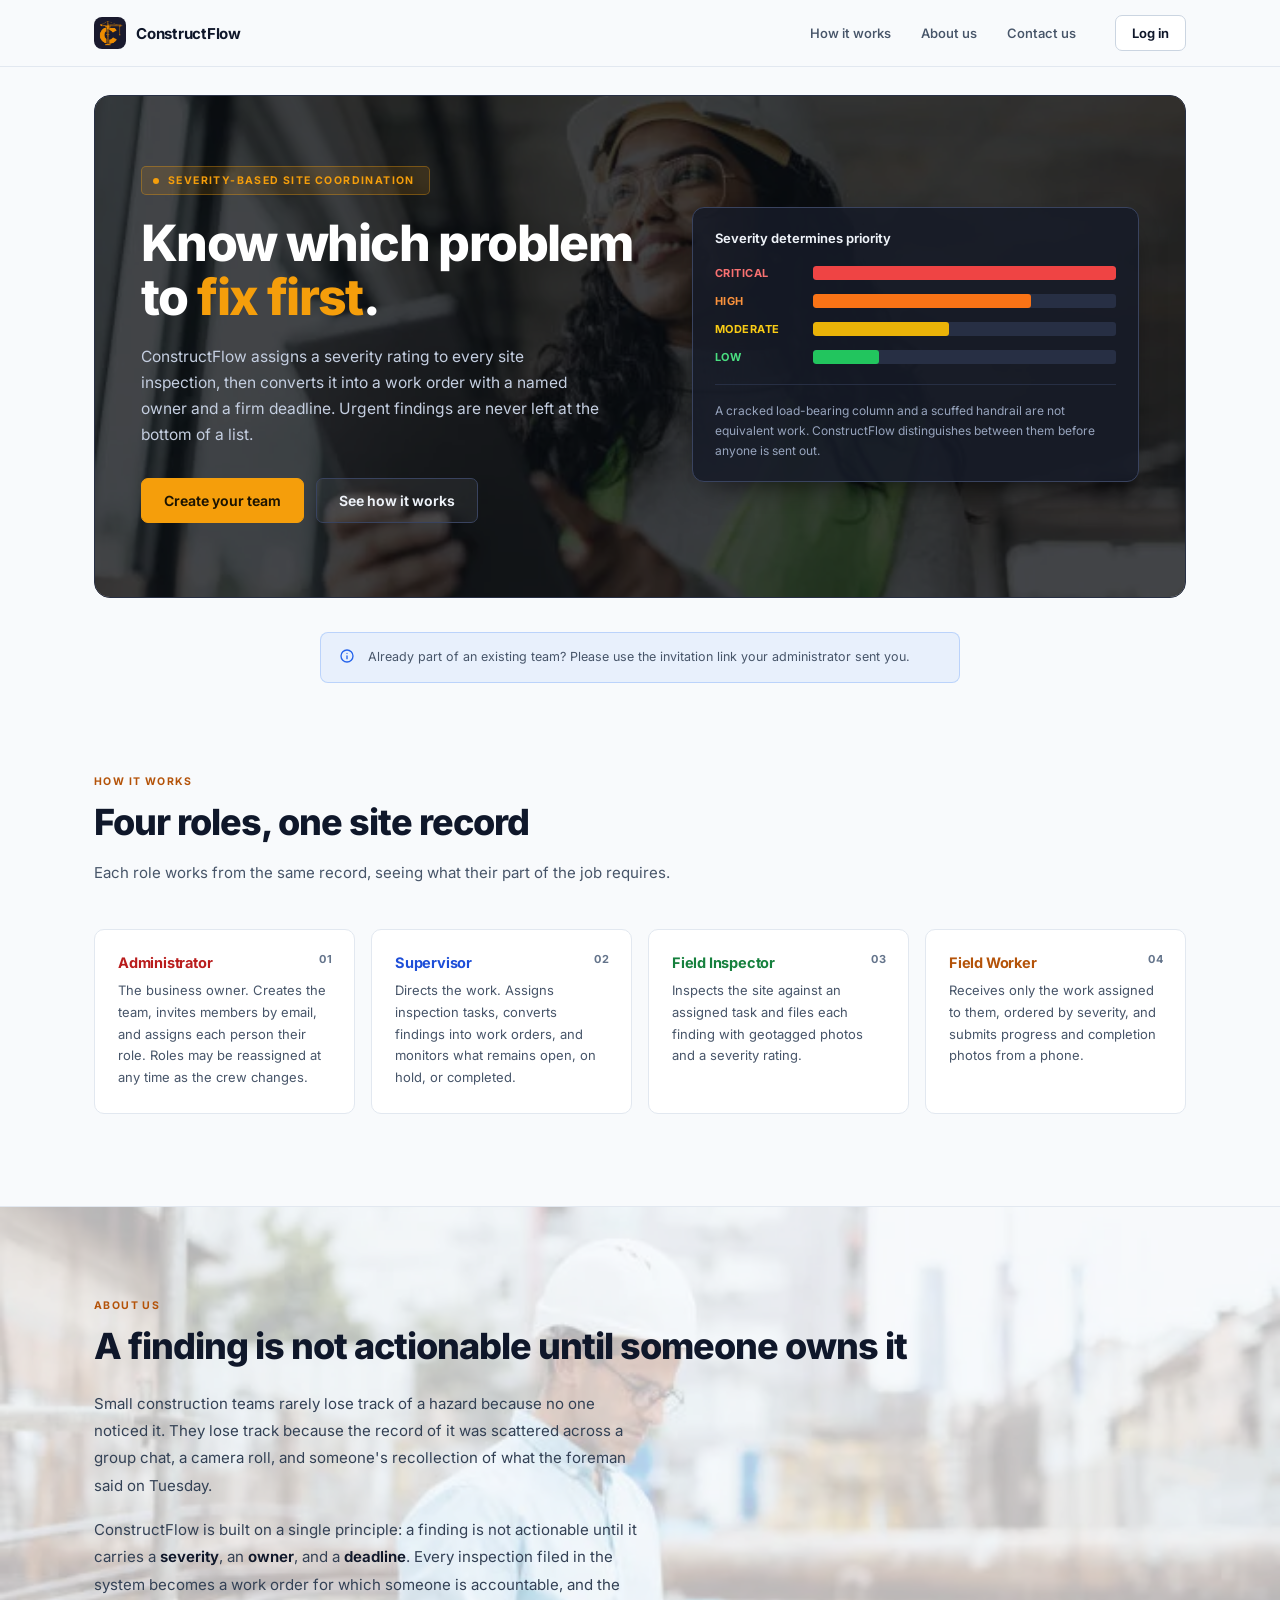
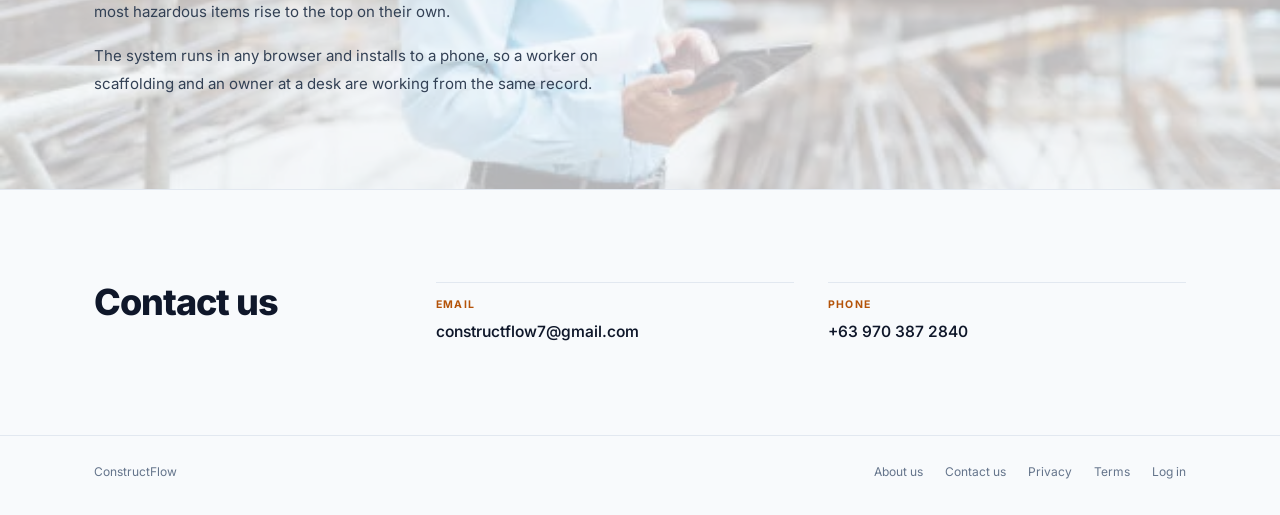
<file: index.html>
<!DOCTYPE html>
<html lang="en">
<head>
<meta charset="UTF-8"/>
<meta name="viewport" content="width=device-width,initial-scale=1.0"/>
<meta name="theme-color" content="#f59e0b"/>
<link rel="manifest" href="manifest.json"/>
<title>ConstructFlow — Severity-Based Inspection &amp; Work Order Coordination</title>
<meta name="description" content="ConstructFlow assigns a severity rating to every site inspection, then converts it into a work order with a named owner and a firm deadline. Built for small construction teams."/>
<link rel="stylesheet" href="style.css"/>
<link rel="icon" type="image/x-icon" href="logo/favicon.ico"/>
<link rel="icon" type="image/png" sizes="96x96" href="logo/favicon-96.png"/>
<link rel="apple-touch-icon" sizes="180x180" href="logo/apple-touch-icon.png"/>
<link rel="preload" as="image" href="img/hero-inspector.webp"/>

<style>
/* ═══════════════════════════════════════════════════════
   LANDING PAGE
   Flat surfaces throughout. Every colour here is a single
   solid value: no gradient fills, no inset top highlights,
   no blurred glows. Depth comes from three things only —
   a solid border, a flat drop shadow, and the photographs.
   ═══════════════════════════════════════════════════════ */
.landing{
  /* Light, as the portals: the mock-up's slate palette. */
  --lp-bg:#f8fafc;
  --lp-surf:#ffffff;        /* every card, one flat value */
  --lp-surf-2:#f1f5f9;      /* one step darker, for bars and hovers */
  --lp-line:#e2e8f0;
  --lp-line-lit:#cbd5e1;
  --lp-dim:#475569;
  --lp-dim-2:#64748b;
  --lp-head:#0f172a;        /* headings and strong text */
  --lp-acc-ink:#b45309;     /* amber as text on white */
  --lp-acc:#f59e0b;
  --lp-acc-dk:#d97706;
  --lp-ink:#1b1302;         /* text that sits on amber */
  --lp-sh:0 14px 30px -16px rgba(15,23,42,.25);
}
/* The hero photo panel stays dark, so inside it the dark palette returns. */
.lp-stage{
  --lp-line:#272f44;--lp-line-lit:#39435f;--lp-dim:#97a4bd;--lp-dim-2:#73819c;
  --lp-sh:0 14px 30px -16px rgba(0,0,0,.8);
}

/* style.css pins html and body to the viewport height for the
   dashboard shell. A scrolling document needs that released. */
html{height:auto;background:var(--lp-bg);-webkit-text-size-adjust:100%}
body.landing{
  height:auto;min-height:100%;
  background:var(--lp-bg);
  overflow-x:hidden;color:var(--lp-head);
}

.lp-wrap{max-width:1140px;margin:0 auto;padding:0 24px}

/* ─── NAV ─── */
.lp-nav{
  position:sticky;top:0;z-index:40;
  background:var(--lp-bg);
  border-bottom:1px solid var(--lp-line);
}
.lp-nav .lp-wrap{display:flex;align-items:center;gap:26px;min-height:66px}
.lp-brand{display:flex;align-items:center;gap:10px;margin-right:auto;text-decoration:none}
.lp-brand .logo-badge{width:32px;height:32px;border-radius:8px}
.lp-brand span{font-weight:700;font-size:15px;color:var(--lp-head);letter-spacing:-.25px}
.lp-links{display:flex;align-items:center;gap:4px}
.lp-links a.lp-link{
  font-size:13px;font-weight:550;color:var(--lp-dim);text-decoration:none;
  padding:8px 13px;border-radius:6px;transition:color .15s,background .15s;
}
.lp-links a.lp-link:hover{color:var(--lp-head);background:var(--lp-surf-2)}

/* ─── BUTTONS ─── */
/* Plain flat rectangles. No arrow block, no inner highlight — the fill
   and the border are the whole treatment. */
.lp-btn{
  display:inline-flex;align-items:center;justify-content:center;
  padding:13px 22px;border-radius:7px;
  font-size:14px;font-weight:650;text-decoration:none;white-space:nowrap;
  font-family:'Inter',sans-serif;cursor:pointer;
  border:1px solid transparent;
  transition:background .15s,border-color .15s;
}
.lp-btn-accent{background:var(--lp-acc);color:var(--lp-ink);border-color:var(--lp-acc)}
.lp-btn-accent:hover{background:var(--lp-acc-dk);border-color:var(--lp-acc-dk)}
.lp-btn-ghost{background:#fff;color:var(--lp-head);border-color:var(--lp-line-lit)}
.lp-btn-ghost:hover{background:var(--lp-surf-2);border-color:#94a3b8}
.lp-stage .lp-btn-ghost{background:rgba(255,255,255,.06);color:#eef2f8}
.lp-stage .lp-btn-ghost:hover{background:rgba(255,255,255,.1);border-color:#4a5572}
.lp-btn-sm{padding:9px 16px;font-size:13px}

/* ─── HERO ─── */
/* One rounded panel carrying the site photograph, with the copy on the
   left and the severity ladder on the right. The scrim over the photo is
   a single flat colour, not a fade. */
.lp-hero{padding:28px 0 0}
.lp-stage{
  position:relative;border-radius:16px;overflow:hidden;
  border:1px solid var(--lp-line);
  background:#0a0d12 url("img/hero-inspector.webp") no-repeat center;
  /* Covers the whole panel so there is no seam where the photo stops.
     The supplied file is 612x408, so this scales it about 1.8x; the flat
     scrim below carries most of that. Drop a wider copy in at the same
     path and this needs no change. */
  background-size:cover;
}
.lp-stage::before{
  content:'';position:absolute;inset:0;
  background:rgba(9,12,17,.74);
}
.lp-stage-in{
  position:relative;
  display:grid;grid-template-columns:minmax(0,1.06fr) minmax(0,.94fr);
  gap:46px;align-items:center;
  padding:70px 46px 74px;
}

.lp-badge{
  display:inline-flex;align-items:center;gap:9px;
  padding:7px 14px 7px 11px;border-radius:5px;
  background:rgba(245,158,11,.12);border:1px solid rgba(245,158,11,.34);
  color:var(--lp-acc);
  font-size:10.5px;font-weight:700;letter-spacing:1.4px;text-transform:uppercase;
}
.lp-badge i{width:6px;height:6px;border-radius:50%;background:var(--lp-acc)}

.lp-stage h1{
  font-size:clamp(31px,4.3vw,50px);font-weight:800;color:#fff;
  line-height:1.07;letter-spacing:-1.6px;margin:22px 0 0;
}
.lp-accent{color:var(--lp-acc)}
.lp-lede{
  font-size:15.5px;color:#c4cee0;line-height:1.68;
  margin:20px 0 0;max-width:46ch;
}
.lp-cta{display:flex;flex-wrap:wrap;gap:12px;margin-top:30px}

/* ─── SEVERITY LADDER ─── */
/* The one idea the whole product rests on, stated as four bars: the
   queue is ordered by how dangerous the finding is, not by when it
   was filed. */
.lp-ladder{
  /* --lp-surf at 88%, so the photograph reads faintly through the card
     instead of the card sitting on it as a solid block. 88% and not less:
     measured against the brightest part of the scrimmed photo behind it,
     the dimmest text here still holds 6.5:1. */
  background:rgba(22,27,39,.88);
  border:1px solid var(--lp-line-lit);
  border-radius:12px;
  padding:22px 22px 20px;
  box-shadow:var(--lp-sh);
}
.lp-ladder-title{font-size:13px;font-weight:650;color:#eef2f8;margin-bottom:20px}
.lp-rung{display:grid;grid-template-columns:84px 1fr;align-items:center;gap:14px;margin-bottom:14px}
.lp-rung:last-of-type{margin-bottom:0}
.lp-rung b{font-size:11px;font-weight:700;letter-spacing:.5px;text-transform:uppercase}
.lp-track{height:14px;background:var(--lp-line);border-radius:3px;overflow:hidden}
.lp-fill{height:100%;border-radius:3px}
.lp-r1 b{color:#f87171} .lp-r1 .lp-fill{background:#ef4444;width:100%}
.lp-r2 b{color:#fb923c} .lp-r2 .lp-fill{background:#f97316;width:72%}
.lp-r3 b{color:#facc15} .lp-r3 .lp-fill{background:#eab308;width:45%}
.lp-r4 b{color:#4ade80} .lp-r4 .lp-fill{background:#22c55e;width:22%}
.lp-ladder-note{
  margin-top:20px;padding-top:16px;border-top:1px solid var(--lp-line);
  font-size:12px;color:var(--lp-dim);line-height:1.65;
}

/* ─── INVITE NOTE ─── */
.lp-note{
  display:flex;gap:13px;align-items:flex-start;
  max-width:640px;margin:34px auto 0;padding:14px 18px;
  border-radius:8px;
  background:rgba(59,130,246,.08);
  border:1px solid rgba(59,130,246,.26);
  font-size:12.5px;color:var(--lp-dim);line-height:1.65;
}
.lp-note svg{width:16px;height:16px;flex-shrink:0;margin-top:1px;color:#2563eb}

/* ─── SECTIONS ─── */
.lp-band{padding:92px 0}
/* The nav bar sits over the page, so an in-page jump has to stop short
   of it or the heading it lands on is hidden underneath. */
#roles,#about,#contact{scroll-margin-top:84px}
.lp-head-block{max-width:620px;margin:0 0 44px}
.lp-eyebrow{
  font-size:10.5px;font-weight:700;letter-spacing:1.4px;text-transform:uppercase;
  color:var(--lp-acc-ink);margin-bottom:14px;
}
.lp-band h2{
  font-size:clamp(24px,3.3vw,36px);font-weight:800;color:var(--lp-head);
  letter-spacing:-1px;line-height:1.16;
}
.lp-head-block p{font-size:15px;color:var(--lp-dim);line-height:1.7;margin-top:16px}

/* ─── ROLE CARDS ─── */
.lp-cards{display:grid;grid-template-columns:repeat(auto-fit,minmax(248px,1fr));gap:16px}
.lp-card{
  position:relative;
  padding:24px 23px;border-radius:10px;
  background:var(--lp-surf);
  border:1px solid var(--lp-line);
  transition:border-color .18s,background .18s;
}
.lp-card:hover{background:var(--lp-bg);border-color:var(--lp-line-lit);box-shadow:var(--lp-sh)}
.lp-num{
  position:absolute;top:22px;right:22px;
  font-size:11px;font-weight:700;color:var(--lp-dim-2);letter-spacing:.5px;
}
/* The role name now carries the colour, so the card itself stays neutral. */
.lp-card h3{font-size:14.5px;font-weight:700;color:var(--c);letter-spacing:-.2px}
.lp-card p{font-size:13px;color:var(--lp-dim);line-height:1.68;margin-top:9px}
/* The lighter tint of each role colour, not the saturated one the badges
   use. At 14.5px the saturated red and blue measured 4.57:1 and 4.62:1 on
   this card — over the line but with nothing to spare. These are 6.2:1
   and 6.8:1. Written out rather than mixed at runtime: color-mix() is not
   in every browser this has to open in. */
/* On white, the darker shades the portals use (all over 4.5:1). */
.lp-c-admin{--c:#b91c1c}
.lp-c-sup  {--c:#1d4ed8}
.lp-c-insp {--c:#15803d}
.lp-c-work {--c:#b45309}

/* ─── ABOUT ─── */
/* This band carries the second site photograph. Full-bleed rather than a
   rounded panel: the hero is already a panel, and repeating that shape
   here would read as two of the same card stacked. The scrim is heavier
   than the hero's because this section is a wall of body copy sitting
   over a bright, daylight photo — and it is one flat colour, not a fade. */
#about{
  position:relative;
  background:#0a0d12 url("img/about-site.webp") no-repeat center;
  background-size:cover;
  border-top:1px solid var(--lp-line);
  border-bottom:1px solid var(--lp-line);
}
/* .80 measured, not guessed: worst-case contrast behind the body copy is
   6.9:1 and behind the heading 10.4:1, both past WCAG AA, while the site
   still reads as a photograph rather than a dark smudge. */
#about::before{content:'';position:absolute;inset:0;background:rgba(248,250,252,.72)}
#about > *{position:relative}
.lp-prose p{font-size:15px;color:#334155;line-height:1.82;margin-bottom:17px;max-width:62ch}
.lp-prose p:last-child{margin-bottom:0}
.lp-prose em{color:var(--lp-head);font-style:normal;font-weight:650}

/* ─── CONTACT ─── */
/* Heading in its own column, details beside it — the layout this section
   had originally. No cards and no icons: these are two short facts, and
   boxing each one gave them more furniture than they are worth. */
.lp-two{display:grid;grid-template-columns:minmax(0,290px) minmax(0,1fr);gap:52px;align-items:start}
.lp-contact{display:grid;grid-template-columns:repeat(auto-fit,minmax(220px,1fr));gap:34px}
/* The two additions over the old version: a hairline that gives each
   detail a top edge to sit against, and the label in the accent rather
   than another grey, so the section is not entirely monotone. */
.lp-cinfo{border-top:1px solid var(--lp-line);padding-top:15px}
.lp-cinfo h3{
  font-size:10.5px;font-weight:700;letter-spacing:1.2px;text-transform:uppercase;
  color:var(--lp-acc-ink);margin-bottom:9px;
}
.lp-cinfo p{font-size:15.5px;color:var(--lp-head);font-weight:550;line-height:1.5;word-break:break-word}

/* ─── FOOTER ─── */
/* No top margin: the contact band above already ends with its own 92px of
   padding, and stacking a second gap on top of that left a visibly empty
   strip once the closing block was removed. */
.lp-foot{border-top:1px solid var(--lp-line);padding:28px 0 36px}
.lp-foot .lp-wrap{display:flex;flex-wrap:wrap;gap:14px;align-items:center;justify-content:space-between}
.lp-foot p{font-size:12px;color:var(--lp-dim-2)}
.lp-foot nav{display:flex;flex-wrap:wrap;gap:22px}
.lp-foot nav a{font-size:12px;color:var(--lp-dim-2);text-decoration:none;transition:color .15s}
.lp-foot nav a:hover{color:var(--lp-head)}

/* ─── RESPONSIVE ─── */
@media(max-width:980px){
  /* Below this the subject is no longer clear of the copy, so the scrim
     is raised to keep the type legible against her, and the ladder drops
     under the text instead of beside it. */
  .lp-stage::before{background:rgba(9,12,17,.82)}
  .lp-stage-in{grid-template-columns:1fr;gap:38px;padding:62px 32px 66px}
  .lp-two{grid-template-columns:1fr;gap:26px}
  .lp-band{padding:70px 0}
}
@media(max-width:720px){
  .lp-links{display:none}
}
@media(max-width:640px){
  .lp-wrap{padding:0 16px}
  .lp-hero{padding:16px 0 0}
  .lp-stage-in{padding:46px 20px 52px;gap:30px}
  .lp-stage h1{letter-spacing:-1.1px}
  .lp-lede{font-size:14.5px}
  .lp-cta{flex-direction:column;align-items:stretch}
  .lp-ladder{padding:18px 16px 16px}
  .lp-rung{grid-template-columns:70px 1fr;gap:11px}
  .lp-rung b{font-size:10.5px}
  .lp-band{padding:56px 0}
  .lp-contact{gap:24px}
  .lp-foot .lp-wrap{flex-direction:column;align-items:flex-start;gap:14px}
  .lp-foot nav{gap:18px}
}
@media(max-width:400px){
  .lp-brand span{font-size:14px}
}
</style>
</head>
<body class="landing">

<!-- ═══ NAV ═══ -->
<header class="lp-nav">
  <div class="lp-wrap">
    <a class="lp-brand" href="#top">
      <div class="logo-badge"><img src="logo/logo.png" alt="ConstructFlow"/></div>
      <span>ConstructFlow</span>
    </a>
    <nav class="lp-links">
      <a class="lp-link" href="#roles">How it works</a>
      <a class="lp-link" href="#about">About us</a>
      <a class="lp-link" href="#contact">Contact us</a>
    </nav>
    <a class="lp-btn lp-btn-ghost lp-btn-sm" id="lp-auth" href="login.html">Log in</a>
  </div>
</header>

<main id="top">

  <!-- ═══ HERO ═══ -->
  <section class="lp-hero">
    <div class="lp-wrap">
      <div class="lp-stage">
        <div class="lp-stage-in">

          <div>
            <span class="lp-badge"><i></i>Severity-based site coordination</span>

            <h1>Know which problem to <span class="lp-accent">fix first</span>.</h1>

            <p class="lp-lede">
              ConstructFlow assigns a severity rating to every site inspection, then
              converts it into a work order with a named owner and a firm deadline.
              Urgent findings are never left at the bottom of a list.
            </p>

            <div class="lp-cta">
              <a class="lp-btn lp-btn-accent" href="create-team.html">Create your team</a>
              <a class="lp-btn lp-btn-ghost" href="#roles">See how it works</a>
            </div>
          </div>

          <div class="lp-ladder" aria-label="The four severity levels">
            <div class="lp-ladder-title">Severity determines priority</div>

            <div class="lp-rung lp-r1"><b>Critical</b><div class="lp-track"><div class="lp-fill"></div></div></div>
            <div class="lp-rung lp-r2"><b>High</b><div class="lp-track"><div class="lp-fill"></div></div></div>
            <div class="lp-rung lp-r3"><b>Moderate</b><div class="lp-track"><div class="lp-fill"></div></div></div>
            <div class="lp-rung lp-r4"><b>Low</b><div class="lp-track"><div class="lp-fill"></div></div></div>

            <p class="lp-ladder-note">
              A cracked load-bearing column and a scuffed handrail are not equivalent
              work. ConstructFlow distinguishes between them before anyone is sent out.
            </p>
          </div>

        </div>
      </div>

      <p class="lp-note">
        <svg viewBox="0 0 24 24" fill="none" stroke="currentColor" stroke-width="2" stroke-linecap="round" stroke-linejoin="round"><circle cx="12" cy="12" r="9"/><path d="M12 16v-4"/><path d="M12 8h.01"/></svg>
        <span>Already part of an existing team? Please use the invitation link your
        administrator sent you.</span>
      </p>
    </div>
  </section>

  <!-- ═══ ROLES ═══ -->
  <section class="lp-band" id="roles">
    <div class="lp-wrap">
      <div class="lp-head-block">
        <div class="lp-eyebrow">How it works</div>
        <h2>Four roles, one site record</h2>
        <p>Each role works from the same record, seeing what their part of the job requires.</p>
      </div>

      <div class="lp-cards">
        <div class="lp-card lp-c-admin">
          <span class="lp-num">01</span>
          <h3>Administrator</h3>
          <p>The business owner. Creates the team, invites members by email, and assigns each person their role. Roles may be reassigned at any time as the crew changes.</p>
        </div>

        <div class="lp-card lp-c-sup">
          <span class="lp-num">02</span>
          <h3>Supervisor</h3>
          <p>Directs the work. Assigns inspection tasks, converts findings into work orders, and monitors what remains open, on hold, or completed.</p>
        </div>

        <div class="lp-card lp-c-insp">
          <span class="lp-num">03</span>
          <h3>Field Inspector</h3>
          <p>Inspects the site against an assigned task and files each finding with geotagged photos and a severity rating.</p>
        </div>

        <div class="lp-card lp-c-work">
          <span class="lp-num">04</span>
          <h3>Field Worker</h3>
          <p>Receives only the work assigned to them, ordered by severity, and submits progress and completion photos from a phone.</p>
        </div>
      </div>
    </div>
  </section>

  <!-- ═══ ABOUT ═══ -->
  <section class="lp-band" id="about">
    <div class="lp-wrap">
      <div class="lp-eyebrow">About us</div>
      <h2 style="margin-bottom:22px">A finding is not actionable until someone owns it</h2>
      <div class="lp-prose">
        <p>
          Small construction teams rarely lose track of a hazard because no one noticed
          it. They lose track because the record of it was scattered across a group chat,
          a camera roll, and someone's recollection of what the foreman said on Tuesday.
        </p>
        <p>
          ConstructFlow is built on a single principle: a finding is not actionable until
          it carries a <em>severity</em>, an <em>owner</em>, and a <em>deadline</em>. Every
          inspection filed in the system becomes a work order for which someone is
          accountable, and the most hazardous items rise to the top on their own.
        </p>
        <p>
          The system runs in any browser and installs to a phone, so a worker on
          scaffolding and an owner at a desk are working from the same record.
        </p>
      </div>
    </div>
  </section>

  <!-- ═══ CONTACT ═══ -->
  <!-- Plain text, not links. These are for reading off the page, not for
       launching a mail client, so there is nothing here to click. -->
  <section class="lp-band" id="contact">
    <div class="lp-wrap lp-two">
      <div><h2>Contact us</h2></div>
      <div class="lp-contact">
        <div class="lp-cinfo">
          <h3>Email</h3>
          <p>constructflow7@gmail.com</p>
        </div>
        <div class="lp-cinfo">
          <h3>Phone</h3>
          <p>+63 970 387 2840</p>
        </div>
      </div>
    </div>
  </section>

</main>

<footer class="lp-foot">
  <div class="lp-wrap">
    <p>ConstructFlow</p>
    <nav>
      <a href="#about">About us</a>
      <a href="#contact">Contact us</a>
      <a href="privacy.html">Privacy</a>
      <a href="terms.html">Terms</a>
      <a href="login.html">Log in</a>
    </nav>
  </div>
</footer>

<script>
(async () => {
  try{
    const res = await fetch('api/auth.php?action=me', { credentials:'include' });
    if(!res.ok) return;
    const data = await res.json();
    if(data && data.success){
      const link = document.getElementById('lp-auth');
      link.href        = 'team.html';
      link.textContent = 'Go to dashboard';
      link.className   = 'lp-btn lp-btn-accent lp-btn-sm';
    }
  }catch(e){ /* signed out, or offline */ }
})();

if('serviceWorker' in navigator) navigator.serviceWorker.register('sw.js').catch(()=>{});
</script>

</body>
</html>
</file>
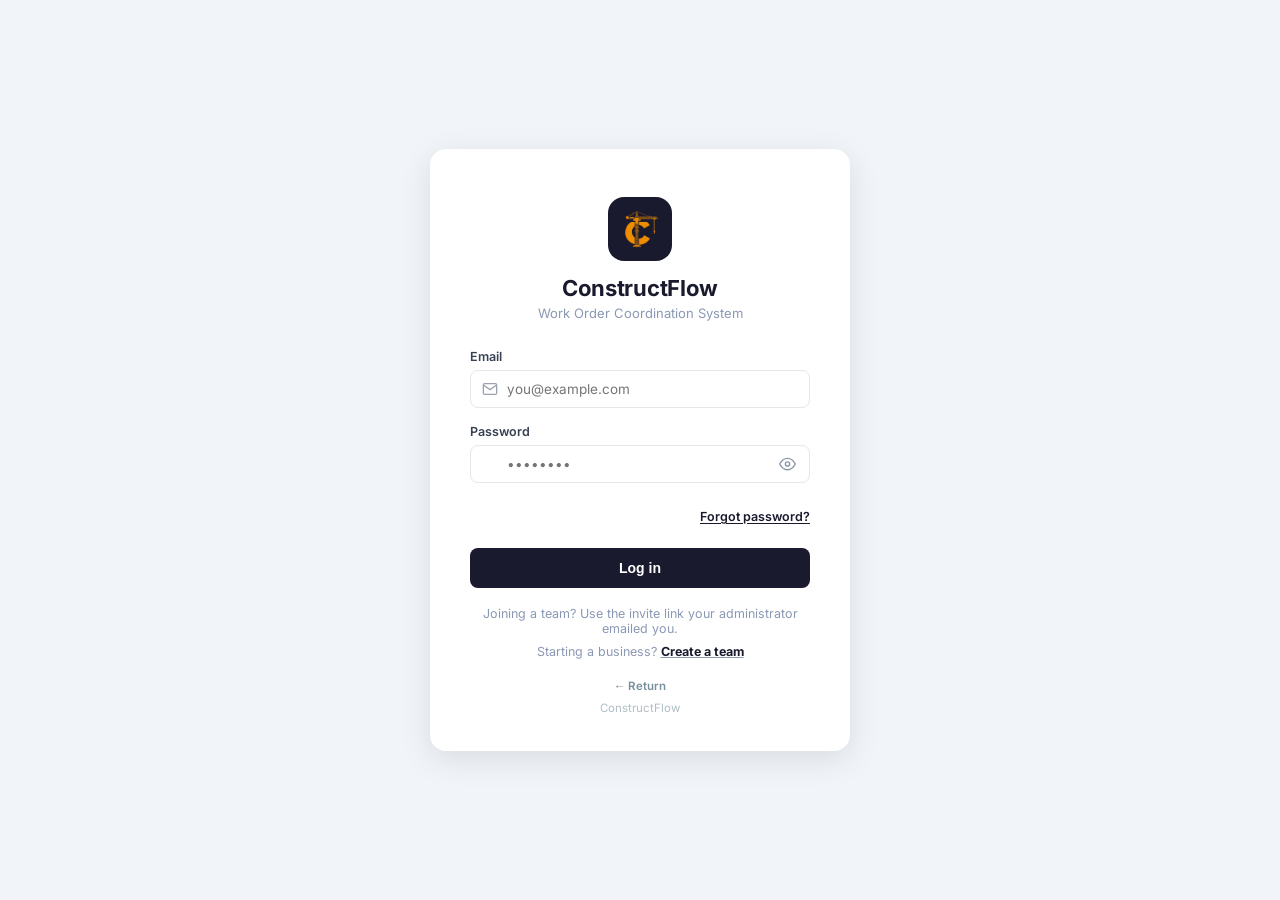
<file: admin.html>
<!DOCTYPE html>
<html lang="en">
<head>
<meta charset="UTF-8"/>
<meta name="viewport" content="width=device-width,initial-scale=1.0"/>
<meta name="theme-color" content="#f59e0b"/>
<link rel="manifest" href="manifest.json"/>
<title>ConstructFlow — Team Administration</title>
<!-- Light or dark, before the first paint (the switch is in the settings menu). -->
<script>try{document.documentElement.dataset.theme=localStorage.getItem('cf_theme')==='dark'?'dark':'light'}catch(e){}</script>
<link rel="stylesheet" href="style.css"/>
<link rel="icon" type="image/x-icon" href="logo/favicon.ico"/>
<link rel="icon" type="image/png" sizes="96x96" href="logo/favicon-96.png"/>
<link rel="apple-touch-icon" sizes="180x180" href="logo/apple-touch-icon.png"/>
<!-- Installed app: logo and name, right after the phone's own launch screen.
     Once per session. Styled here, not in style.css, so it is hidden even
     when a cached style.css from before an update is in use. -->
<style>
.cf-launch{display:none}
html.cf-launching .cf-launch{display:flex !important;position:fixed;inset:0;z-index:10000;
  align-items:center;justify-content:center;gap:12px;background:#0f1117;transition:opacity .3s}
.cf-launch.out{opacity:0}
.cf-launch img{width:48px;height:48px;display:block}
.cf-launch span{font-family:'Inter',sans-serif;font-weight:700;font-size:21px;letter-spacing:.3px;color:#f1f5f9}
</style>
<script>
(function(){
  try{
    var standalone = matchMedia('(display-mode: standalone)').matches || navigator.standalone;
    if(!standalone || sessionStorage.getItem('cf_launched')) return;
    var html = document.documentElement;
    html.classList.add('cf-launching');
    if(!sessionStorage.getItem('cf_launch_t')) sessionStorage.setItem('cf_launch_t', String(Date.now()));
    addEventListener('load', function(){
      var shown = Date.now() - Number(sessionStorage.getItem('cf_launch_t') || Date.now());
      setTimeout(function(){
        sessionStorage.setItem('cf_launched', '1');
        var el = document.querySelector('.cf-launch');
        if(el) el.classList.add('out');
        setTimeout(function(){ html.classList.remove('cf-launching'); }, 320);
      }, Math.max(0, 900 - shown));
    });
  }catch(e){}
})();
</script>
</head>
<body data-page="admin">
<div class="cf-launch" aria-hidden="true" style="display:none"><img src="logo/logo-mark.png" alt=""/><span>CONSTRUCTFLOW</span></div>

<div class="toast-container" id="toasts"></div>

<div id="admin" class="screen active">
  <div class="dash">
    <div class="sidebar-overlay" onclick="closeSidebar()"></div>

    <!-- ── SIDEBAR ─────────────────────────────────────── -->
    <aside class="sidebar">
            <div class="sidebar-logo"><div class="logo-badge"><img src="logo/logo.png" alt="ConstructFlow"/></div><div class="logo-name">CONSTRUCTFLOW</div></div>
      <div class="sidebar-user">
        <div class="avatar av-red" id="adm-av">A</div>
        <div class="user-info">
          <div class="uname" id="adm-uname">Administrator</div>
          <div class="urole">Administrator</div>
        </div>
      </div>

      <nav class="sidebar-nav">
        <div class="nav-label">Main Menu</div>
        <div class="nav-item active" id="adm-nav-dash" onclick="switchView('admin','dashboard')">
          <svg viewBox="0 0 24 24" fill="none" stroke="currentColor" stroke-width="2"><rect x="3" y="3" width="7" height="7"/><rect x="14" y="3" width="7" height="7"/><rect x="14" y="14" width="7" height="7"/><rect x="3" y="14" width="7" height="7"/></svg>
          Dashboard
        </div>
        <div class="nav-item" id="adm-nav-members" onclick="switchView('admin','members')">
          <svg viewBox="0 0 24 24" fill="none" stroke="currentColor" stroke-width="2"><path d="M17 21v-2a4 4 0 0 0-4-4H5a4 4 0 0 0-4 4v2"/><circle cx="9" cy="7" r="4"/><path d="M23 21v-2a4 4 0 0 0-3-3.87"/></svg>
          Members
        </div>
        <div class="nav-label">Records</div>
        <div class="nav-item" id="adm-nav-rep" onclick="switchView('admin','reports')">
          <svg viewBox="0 0 24 24" fill="none" stroke="currentColor" stroke-width="2"><path d="M14 2H6a2 2 0 0 0-2 2v16a2 2 0 0 0 2 2h12a2 2 0 0 0 2-2V8z"/><polyline points="14 2 14 8 20 8"/><line x1="16" y1="13" x2="8" y2="13"/><line x1="16" y1="17" x2="8" y2="17"/></svg>
          Reports &amp; Exports
        </div>
        <div class="nav-item" id="adm-nav-workload" onclick="switchView('admin','workload')">
          <svg viewBox="0 0 24 24" fill="none" stroke="currentColor" stroke-width="2"><line x1="18" y1="20" x2="18" y2="10"/><line x1="12" y1="20" x2="12" y2="4"/><line x1="6" y1="20" x2="6" y2="14"/></svg>
          Workload
        </div>
        <div class="nav-item" id="adm-nav-logs" onclick="switchView('admin','logs')">
          <svg viewBox="0 0 24 24" fill="none" stroke="currentColor" stroke-width="2"><path d="M14 2H6a2 2 0 0 0-2 2v16a2 2 0 0 0 2 2h12a2 2 0 0 0 2-2V8z"/><polyline points="14 2 14 8 20 8"/></svg>
          Activity Logs
        </div>
      </nav>

      <div class="sidebar-signout">
        <div style="padding:0 4px 10px;font-size:11px;text-align:center">
          <a href="guide.html" style="display:inline-block;margin-bottom:6px;color:var(--muted);text-decoration:none">How severity works</a><br>
          <a href="terms.html" style="color:var(--muted);text-decoration:none">Terms</a>
          <span style="color:var(--muted)"> &middot; </span>
          <a href="privacy.html" style="color:var(--muted);text-decoration:none">Privacy</a>
        </div>
      </div>
    </aside>

    <!-- ── MAIN ────────────────────────────────────────── -->
    <main class="main">
            <div class="topbar">
        <div class="topbar-left">
          <button class="hamburger" onclick="toggleSidebar()">
            <svg viewBox="0 0 24 24" fill="none" stroke="currentColor" stroke-width="2"><line x1="3" y1="6" x2="21" y2="6"/><line x1="3" y1="12" x2="21" y2="12"/><line x1="3" y1="18" x2="21" y2="18"/></svg>
          </button>
            <div>
              <span class="topbar-title" id="adm-teamname">&mdash;</span>
            <div class="topbar-teamdesc" id="adm-teamdesc"></div>
          </div>
        </div>

        <div class="topbar-right">
          <div class="topbar-user" style="cursor:default">
            <div>
              <div class="uname" id="adm-topname">&mdash;</div>
              <div class="uemail" id="adm-topemail">&mdash;</div>
            </div>
            <div class="avatar av-red" id="adm-topav">A</div>
          </div>
          <div class="menu-wrap">
            <button class="icon-btn" id="adm-gear" onclick="toggleSettingsMenu(event)" aria-label="Settings">
              <svg viewBox="0 0 24 24" fill="none" stroke="currentColor" stroke-width="2"><circle cx="12" cy="12" r="3"/><path d="M19.4 15a1.65 1.65 0 0 0 .33 1.82l.06.06a2 2 0 1 1-2.83 2.83l-.06-.06a1.65 1.65 0 0 0-1.82-.33 1.65 1.65 0 0 0-1 1.51V21a2 2 0 0 1-4 0v-.09A1.65 1.65 0 0 0 9 19.4a1.65 1.65 0 0 0-1.82.33l-.06.06a2 2 0 1 1-2.83-2.83l.06-.06a1.65 1.65 0 0 0 .33-1.82 1.65 1.65 0 0 0-1.51-1H3a2 2 0 0 1 0-4h.09A1.65 1.65 0 0 0 4.6 9a1.65 1.65 0 0 0-.33-1.82l-.06-.06a2 2 0 1 1 2.83-2.83l.06.06A1.65 1.65 0 0 0 9 4.6a1.65 1.65 0 0 0 1-1.51V3a2 2 0 0 1 4 0v.09a1.65 1.65 0 0 0 1 1.51 1.65 1.65 0 0 0 1.82-.33l.06-.06a2 2 0 1 1 2.83 2.83l-.06.06A1.65 1.65 0 0 0 19.4 9c.14.33.4.6.73.76H21a2 2 0 0 1 0 4h-.09a1.65 1.65 0 0 0-1.51 1z"/></svg>
            </button>
            <div class="menu" id="adm-settings-menu">
              <button class="menu-item" onclick="openSettings('team')">Team Settings</button>
              <button class="menu-item" onclick="openSettings('profile')">My Profile</button>
              <button class="menu-item menu-toggle" role="switch" aria-checked="false" data-theme-switch onclick="toggleTheme()"><span>Dark mode</span><span class="switch"></span></button>
              <div style="height:1px;background:var(--border);margin:4px 0"></div>
              <button class="menu-item" style="color:var(--red)" onclick="doSignout()">Sign Out</button>
            </div>
          </div>
        </div>
        </div>

      <div class="content">

        <!-- ── DASHBOARD ─────────────────────────────── -->
        <div class="view active" id="adm-dashboard">
          <div class="page-header">
            <div>
              <h1>Team Administration</h1>
              <p id="adm-dash-sub">Loading team&hellip;</p>
            </div>
            <div class="ph-actions">
              <button class="btn btn-amber" onclick="openInviteModal()">Invite member</button>
            </div>
          </div>

          <div class="stats-panel cols-3">
            <div class="stat-cell"><div class="stat-label">Active Members</div><div class="stat-value" id="adm-stat-members">0</div></div>
            <div class="stat-cell"><div class="stat-label">Invitations Sent</div><div class="stat-value" id="adm-stat-invites">0</div></div>
            <div class="stat-cell"><div class="stat-label">Awaiting a Role</div><div class="stat-value" id="adm-stat-unassigned">0</div></div>
          </div>

          <div class="widget widget-bleed">
            <div class="widget-header">
              <div>
                <div class="widget-title">Recent activity</div>
              </div>
              <div class="widget-head-actions"><button class="btn btn-sm btn-dark" onclick="switchView('admin','logs')">View all</button></div>
            </div>
            <div id="adm-events-list"><div class="empty-state"><p>No activity yet</p></div></div>
          </div>
        </div>

        <!-- ── MEMBERS ───────────────────────────────── -->
        <div class="view" id="adm-members">
          <div class="page-header">
            <div>
              <h1>Members</h1>
              <p>You invite everyone on this team by email and set what each person does. Roles can be changed later.</p>
            </div>
            <div class="ph-actions">
              <button class="btn btn-amber" onclick="openInviteModal()">Invite member</button>
            </div>
          </div>

          <!-- People invited but not yet joined. Hidden when empty so an
               established team isn't looking at a permanent blank panel. -->
          <div class="widget" id="adm-invites-card" style="display:none">
            <div class="widget-header">
              <div class="widget-title">Invitations sent</div>
            </div>
            <div id="adm-invite-list"></div>
          </div>

          <!-- People removed from the team, folded away. Their names stay on
               what they recorded; the trash button erases their other
               personal details. Hidden while there are none. -->
          <details class="widget former-card" id="adm-former-card" style="display:none">
            <summary><div><div class="widget-title">Former members · <span id="adm-former-count">0</span></div>
              <div class="former-sub">Removed from the team. Their names stay on the reports and work orders they made.</div></div></summary>
            <div id="adm-former-list"></div>
          </details>

          <div class="table-wrap">
            <table>
              <thead><tr><th>Member</th><th>Role</th><th>Joined</th><th>Actions</th></tr></thead>
              <tbody id="adm-member-table"></tbody>
            </table>
          </div>
          <div class="mobile-card-list" id="adm-member-cards"></div>
        </div>

        <!-- ── ACTIVITY LOGS ─────────────────────────── -->
        <!-- REPORTS & EXPORTS -->
        <div class="view" id="adm-reports">
          <div class="page-header">
            <div><h1>Reports &amp; Exports</h1><p>Summaries of everything this team has recorded.</p></div>
          </div>

          <!-- The filters drive every output below, so they sit above all
               three rather than being repeated inside each. -->
          <div class="filter-bar" id="ar-filters">
            <div class="fb-field">
              <label>Date</label>
              <select class="form-control" id="ar-range" onchange="admRangePreset(this.value)">
                <option value="30">Last 30 days</option>
                <option value="month">This month</option>
                <option value="90">Last 90 days</option>
                <option value="all">All time</option>
                <option value="custom">Custom dates&hellip;</option>
              </select>
            </div>
            <!-- Only for "Custom dates", as on the workload screen. -->
            <div class="fb-dates fb-hide" id="ar-dates">
              <div class="fb-field"><label>From</label><input type="date" class="form-control" id="ar-from"/></div>
              <div class="fb-field"><label>To</label><input type="date" class="form-control" id="ar-to"/></div>
              <button class="btn btn-amber" onclick="admLoadSummary()">Apply</button>
            </div>
            <div class="fb-field">
              <label>Severity</label>
              <select class="form-control" id="ar-sev" onchange="admLoadSummary()">
                <option value="">All severities</option>
                <option value="low">Low</option>
                <option value="moderate">Moderate</option>
                <option value="high">High</option>
                <option value="critical">Critical</option>
              </select>
            </div>
            <span class="form-hint" id="ar-range-note"></span>
          </div>

          <div class="reports-filter" style="margin-bottom:14px">
            <button class="filter-btn active" id="ar-tab-reports" onclick="admSwitchSummary('reports')">Inspection Reports</button>
            <button class="filter-btn" id="ar-tab-workorders" onclick="admSwitchSummary('workorders')">Work Orders</button>
          </div>

          <!-- Inspection reports / work orders share one pane. -->
          <div id="ar-pane-summary">
            <div class="stats-panel" id="ar-stats"></div>
            <!-- Charts (charts.js): severity, status, and the trend per week. -->
            <div class="chart-grid">
              <div class="widget">
                <div class="widget-header"><div><div class="widget-title" id="ar-ch-sev-title">Reports by severity</div><div class="chart-sub" id="ar-ch-sev-sub"></div></div></div>
                <div id="ar-ch-sev" data-chart></div>
              </div>
              <div class="widget">
                <div class="widget-header"><div><div class="widget-title" id="ar-ch-status-title">Reports by status</div><div class="chart-sub" id="ar-ch-status-sub"></div></div></div>
                <div id="ar-ch-status" data-chart></div>
              </div>
              <div class="widget chart-wide">
                <div class="widget-header"><div><div class="widget-title" id="ar-ch-trend-title">Reports over time</div><div class="chart-sub" id="ar-ch-trend-sub"></div></div></div>
                <div id="ar-ch-trend" data-chart></div>
              </div>
            </div>
            <div class="section-header" style="margin-top:4px">
              <div class="section-title" id="ar-table-title">Inspection Reports</div>
              <button class="btn btn-sm btn-amber" onclick="admPrintSummary()">Print / Save as PDF</button>
            </div>
            <div class="table-wrap">
              <table><thead id="ar-head"></thead><tbody id="ar-body"></tbody></table>
            </div>
            <div class="mobile-card-list" id="ar-cards"></div>
          </div>

        </div>

        <!-- WORKLOAD — who has finished what, ranked over a period. -->
        <div class="view" id="adm-workload">
          <div class="page-header">
            <div><h1>Workload</h1><p>Who has finished what, over a period you choose.</p></div>
          </div>
          <div class="filter-bar">
            <div class="fb-field">
              <label>Date</label>
              <select class="form-control" id="ar-wl-range" onchange="wlRangePreset('ar',this.value)">
                <option value="30">Last 30 days</option>
                <option value="month">This month</option>
                <option value="90">Last 90 days</option>
                <option value="all">All time</option>
                <option value="custom">Custom dates&hellip;</option>
              </select>
            </div>
            <div class="fb-dates fb-hide" id="ar-wl-dates">
              <div class="fb-field"><label>From</label><input type="date" class="form-control" id="ar-wl-from"/></div>
              <div class="fb-field"><label>To</label><input type="date" class="form-control" id="ar-wl-to"/></div>
              <button class="btn btn-amber" onclick="wlLoad('ar')">Apply</button>
            </div>
            <div class="fb-field">
              <label>Rank by</label>
              <div class="reports-filter" style="margin:0">
                <button class="filter-btn active" id="ar-wl-mode-weighted" onclick="wlSetMode('ar','weighted')">Weighted</button>
                <button class="filter-btn" id="ar-wl-mode-count" onclick="wlSetMode('ar','count')">Count</button>
              </div>
            </div>
            <div class="fb-actions">
              <button class="btn btn-dark" onclick="wlPrint('ar')">Print / Save as PDF</button>
            </div>
          </div>
          <div id="ar-wl-body"></div>
        </div>

        <div class="view" id="adm-logs">
          <div class="page-header">
            <div><h1>Activity Logs</h1><p>Audit trail for this team. Every entry is sealed, so it cannot be cleared or edited.</p>
              <div class="log-seal" id="adm-log-seal"></div></div>
            <div class="ph-actions">
              <button class="btn btn-dark" onclick="exportRecords()">Export</button>
            </div>
          </div>
          <div class="filter-bar" id="al-filters">
            <div class="fb-field">
              <label>Date</label>
              <select class="form-control" id="al-range" onchange="logRangePreset(this.value)">
                <option value="30">Last 30 days</option>
                <option value="month">This month</option>
                <option value="90">Last 90 days</option>
                <option value="all">All time</option>
                <option value="custom">Custom dates&hellip;</option>
              </select>
            </div>
            <div class="fb-dates fb-hide" id="al-dates">
              <div class="fb-field"><label>From</label><input type="date" class="form-control" id="al-from"/></div>
              <div class="fb-field"><label>To</label><input type="date" class="form-control" id="al-to"/></div>
              <button class="btn btn-amber" onclick="renderAdmLogs()">Apply</button>
            </div>
          </div>

          <div class="widget widget-bleed">
            <div id="adm-logs-list"><div class="empty-state"><p>No logs yet</p></div></div>
          </div>
        </div>

      </div>
    </main>
  </div>
</div>

<!-- ══ INVITE MEMBER MODAL ═══════════════════════════════ -->
<div class="overlay" id="modal-invite">
  <div class="modal" style="max-width:440px">
        <div class="modal-header">
      <div>
        <h2>Create a team member</h2>
        <p>You enter who they are. They set their own password from the link.</p>
      </div>
      <button class="btn-close" onclick="closeModal('modal-invite')">×</button>
    </div>
    <div class="modal-body">
      <div class="two-col" style="grid-template-columns:1fr 1fr;gap:12px">
        <div class="form-group">
          <label>First name</label>
          <input class="form-control" id="inv-first" maxlength="60" placeholder="Juan" autocomplete="off"/>
        </div>
        <div class="form-group">
          <label>Last name</label>
          <input class="form-control" id="inv-last" maxlength="60" placeholder="Dela Cruz" autocomplete="off"/>
        </div>
      </div>

      <div class="form-group">
        <label>Email address</label>
        <input class="form-control" type="email" id="inv-email" placeholder="name@example.com" autocomplete="off"/>
      </div>

      <div class="two-col" style="grid-template-columns:1fr 1fr;gap:12px">
        <div class="form-group">
          <label>Birthdate</label>
          <input class="form-control" type="date" id="inv-birth"/>
        </div>
        <div class="form-group">
          <label>Role on this team</label>
          <select class="form-control" id="inv-role">
            <option value="supervisor">Supervisor</option>
            <option value="field_inspector">Field Inspector</option>
            <option value="field_worker">Field Worker</option>
            <option value="administrator">Administrator</option>
            <option value="member">Member (no role yet)</option>
          </select>
        </div>
      </div>

      <p style="font-size:12px;color:var(--muted);line-height:1.6">
        The invitation expires in 72 hours. They can correct their name or
        birthdate when they set up their account, and you can change their
        role afterwards.
      </p>
    </div>
    <div class="modal-footer">
      <button class="btn btn-dark" onclick="closeModal('modal-invite')">Cancel</button>
      <button class="btn btn-amber" id="inv-send-btn" onclick="sendInvite()">Send invitation</button>
    </div>
  </div>
</div>

<!-- ══ ASSIGN ROLE MODAL ═════════════════════════════════
     All four roles appear here: membership is an administrator's job
     in full, including correcting a role that was set at invite time.
     A supervisor runs the work, not the roster. -->
<div class="overlay" id="modal-assign-role">
  <div class="modal" style="max-width:420px">
    <div class="modal-header">
      <div><h2>Change Role</h2><p id="ar-subtitle">&mdash;</p></div>
      <button class="btn-close" onclick="closeModal('modal-assign-role')">×</button>
    </div>
    <div class="modal-body">
      <div class="form-group">
        <label>New role</label>
        <select class="form-control" id="ar-role">
          <option value="supervisor">Supervisor</option>
          <option value="field_inspector">Field Inspector</option>
          <option value="field_worker">Field Worker</option>
          <option value="administrator">Administrator</option>
          <option value="member">Member (no role)</option>
        </select>
      </div>
    </div>
    <div class="modal-footer">
      <button class="btn btn-dark" onclick="closeModal('modal-assign-role')">Cancel</button>
      <button class="btn btn-amber" onclick="confirmAssignRole()">Save Role</button>
    </div>
  </div>
</div>

<!-- Erase a former member's personal details. Cannot be undone, so the
     administrator confirms with their own password. -->
<div class="overlay" id="modal-erase-member">
  <div class="modal" style="max-width:440px">
    <div class="modal-header">
      <div><h2>Erase personal details</h2><p id="em-sub">&mdash;</p></div>
      <button class="btn-close" onclick="closeModal('modal-erase-member')">×</button>
    </div>
    <div class="modal-body">
      <input type="hidden" id="em-id"/>
      <p class="em-text">This permanently erases <b id="em-name"></b>'s email, contact number, address, birthdate and photo, and closes their login for good. It cannot be undone.</p>
      <p class="em-text">Their name stays on the reports, work orders and log entries they made, marked “(deleted)”, so the records still show who did the work.</p>
      <div class="form-group" style="margin-bottom:0">
        <label for="em-pass">Your password</label>
        <input type="password" class="form-control" id="em-pass" autocomplete="current-password" onkeydown="if(event.key==='Enter') confirmEraseMember()"/>
      </div>
    </div>
    <div class="modal-footer">
      <button class="btn btn-dark" onclick="closeModal('modal-erase-member')">Cancel</button>
      <button class="btn btn-danger-solid" onclick="confirmEraseMember()">Erase</button>
    </div>
  </div>
</div>

<!-- Delete the team. Only its last member, an administrator, can; it asks
     for their password because it cannot be undone. -->
<div class="overlay" id="modal-delete-team">
  <div class="modal" style="max-width:440px">
    <div class="modal-header">
      <div><h2>Delete team</h2><p id="dt-sub">&mdash;</p></div>
      <button class="btn-close" onclick="closeModal('modal-delete-team')">×</button>
    </div>
    <div class="modal-body">
      <p class="em-text"><b id="dt-name"></b> will be closed for good. Nobody can open it again, and any invitations not yet accepted stop working.</p>
      <p class="em-text">Its reports, work orders and activity log are kept on record, not erased. Afterwards you can create or join another team.</p>
      <div class="form-group" style="margin-bottom:0">
        <label for="dt-pass">Your password</label>
        <input type="password" class="form-control" id="dt-pass" autocomplete="current-password" onkeydown="if(event.key==='Enter') confirmDeleteTeam()"/>
      </div>
    </div>
    <div class="modal-footer">
      <button class="btn btn-dark" onclick="closeModal('modal-delete-team')">Cancel</button>
      <button class="btn btn-danger-solid" onclick="confirmDeleteTeam()">Delete team</button>
    </div>
  </div>
</div>

<!-- ══ PROFILE MODAL ═════════════════════════════════════ -->
<div class="overlay" id="modal-profile">
  <div class="modal">
    <div class="modal-header">
      <div><h2>My Profile</h2><p>Your account details.</p></div>
      <button class="btn-close" onclick="closeModal('modal-profile')">×</button>
    </div>
    <div class="modal-body">
      <div class="prof-head">
        <div class="avatar-wrap">
          <div class="avatar" id="prof-av" style="width:64px;height:64px;font-size:24px" onclick="viewAvatar()"></div>
          <button type="button" class="avatar-edit-badge" id="prof-photo-btn" style="display:none" title="Change photo" aria-label="Change photo" onclick="document.getElementById('prof-photo-inp').click()">
            <svg viewBox="0 0 24 24" fill="none" stroke="currentColor" stroke-width="2.2" stroke-linecap="round" stroke-linejoin="round">
              <path d="M12 20h9"/>
              <path d="M16.5 3.5a2.121 2.121 0 0 1 3 3L7 19l-4 1 1-4 12.5-12.5z"/>
            </svg>
          </button>
        </div>
        <div class="prof-head-name" id="prof-name"></div>
        <div class="prof-head-role" id="prof-role"></div>
        <input type="file" id="prof-photo-inp" accept="image/jpeg,image/png,image/webp"style="display:none" onchange="stageAvatar(this)"/>
        <button class="action-link" id="prof-photo-remove" style="color:var(--red);display:none;margin-top:10px" onclick="stageAvatarRemove()">Remove photo</button>
      </div>

      <!-- READ-ONLY VIEW — where "My Profile" lands you -->
      <div id="prof-view">
        <div class="prof-row">
          <span class="prof-label">Email</span>
          <span class="prof-value" id="prof-view-email">&mdash;</span>
        </div>
        <div class="prof-row">
          <span class="prof-label">Contact number</span>
          <span class="prof-value" id="prof-view-contact">&mdash;</span>
        </div>
        <div class="prof-row">
          <span class="prof-label">Role</span>
          <span class="prof-value" id="prof-view-role">&mdash;</span>
        </div>
        <div class="prof-row">
          <span class="prof-label">Team</span>
          <span class="prof-value" id="prof-view-team">&mdash;</span>
        </div>
      </div>

      <!-- EDIT FORM — hidden until Edit Profile is pressed -->
      <div id="prof-edit" style="display:none">
        <div class="form-group"><label>Full Name</label><input class="form-control" id="prof-name-inp"/></div>
        <div class="form-group"><label>Contact Number</label><input class="form-control" type="tel" inputmode="tel" id="prof-contact-inp" maxlength="20" placeholder="0917 123 4567"/></div>
        <div class="form-group" style="margin-bottom:0">
          <label>Email <span class="info-wrap"><button type="button" class="info-btn" aria-expanded="false" aria-label="About your email and role" onclick="toggleInfo(this)"><svg viewBox="0 0 24 24" fill="none" stroke="currentColor" stroke-width="2.2" stroke-linecap="round"><circle cx="12" cy="12" r="10"/><path d="M12 16v-5"/><path d="M12 8h.01"/></svg></button><span class="info-pop" role="note" hidden>Your email identifies your account and cannot be changed here. Your role is set through team management, not from this form.</span></span></label>
          <input class="form-control" id="prof-email-inp" disabled/>
        </div>

        <!-- Changing a password is a separate job from editing a profile,
             so it is set off behind a rule rather than reading as two more
             profile fields. -->
        <div class="prof-section">
          <div class="section-title">Change password</div>
          <p class="prof-section-note">Leave both boxes empty to keep your current password.</p>
          <div class="form-group"><label>Current Password</label><input class="form-control" type="password" id="prof-curpass" placeholder="Required only if changing password"/></div>
          <div class="form-group" style="margin-bottom:0"><label>New Password</label><input class="form-control" type="password" id="prof-pass" placeholder="Leave blank to keep current"/></div>
          <p class="form-hint">At least 8 characters, with one uppercase letter, one lowercase letter and one number.</p>
        </div>
      </div>
    </div>
    <div class="modal-footer">
      <button class="btn btn-dark"  id="prof-close-btn" onclick="closeModal('modal-profile')">Close</button>
      <button class="btn btn-amber" id="prof-edit-btn" onclick="profileEdit()">Edit Profile</button>
      <button class="btn btn-dark"  id="prof-cancel-btn" style="display:none"  onclick="profileView()">Cancel</button>
      <button class="btn btn-amber" id="prof-save-btn"   style="display:none"  onclick="saveProfile()">Save Changes</button>
    </div>
  </div>
</div>

<!-- ══ MEMBER PROFILE (admin) ══════════════════════════════ -->
<div class="overlay" id="modal-member">
  <div class="modal">
    <div class="modal-header">
      <div><h2>Member Profile</h2><p>The details this member gave when they joined.</p></div>
      <button class="btn-close" onclick="closeModal('modal-member')">×</button>
    </div>
    <div class="modal-body">
      <div class="prof-head">
        <div class="avatar-wrap"><div class="avatar" id="mp-av" style="width:64px;height:64px;font-size:24px"></div></div>
        <div class="prof-head-name" id="mp-name"></div>
        <div class="prof-head-role" id="mp-role"></div>
      </div>
      <div class="prof-row"><span class="prof-label">Email</span><span class="prof-value" id="mp-email">&mdash;</span></div>
      <div class="prof-row"><span class="prof-label">Contact number</span><span class="prof-value" id="mp-contact">&mdash;</span></div>
      <div class="prof-row"><span class="prof-label">Gender</span><span class="prof-value" id="mp-gender">&mdash;</span></div>
      <div class="prof-row"><span class="prof-label">Birthdate</span><span class="prof-value" id="mp-birth">&mdash;</span></div>
      <div class="prof-row"><span class="prof-label">Address</span><span class="prof-value" id="mp-address">&mdash;</span></div>
      <div class="prof-row"><span class="prof-label">Joined</span><span class="prof-value" id="mp-joined">&mdash;</span></div>
    </div>
    <div class="modal-footer">
      <button class="btn btn-dark" onclick="closeModal('modal-member')">Close</button>
    </div>
  </div>
</div>

<!-- ══ TEAM SETTINGS MODAL ═══════════════════════════════ -->
<div class="overlay" id="modal-team">
  <div class="modal">
    <div class="modal-header">
      <div><h2>Team Settings</h2><p id="adm-team-meta">&mdash;</p></div>
      <button class="btn-close" onclick="closeModal('modal-team')">×</button>
    </div>
    <div class="modal-body">
      <div style="text-align:center;margin-bottom:18px">
        <div style="font-size:16px;font-weight:700;color:var(--text)" id="adm-team-name">&mdash;</div>
      </div>

      <!-- READ-ONLY VIEW — where Team Settings lands you -->
      <div id="team-view">
        <div class="info-row">
          <span class="info-label">Description</span>
          <span class="info-value" id="team-view-desc">&mdash;</span>
        </div>
        <div class="info-row">
          <span class="info-label">Members</span>
          <span class="info-value" id="team-view-members">&mdash;</span>
        </div>
        <div class="info-row">
          <span class="info-label">Administrators</span>
          <span class="info-value" id="team-view-admins">&mdash;</span>
        </div>
        <div class="info-row">
          <span class="info-label">Pending invites</span>
          <span class="info-value" id="team-view-invites">&mdash;</span>
        </div>
        <div class="info-row">
          <span class="info-label">Created</span>
          <span class="info-value" id="team-view-created">&mdash;</span>
        </div>
      </div>

      <!-- EDIT FORM — hidden until Edit Team is pressed -->
      <div id="team-edit" style="display:none">
        <div class="form-group">
          <label>Team name</label>
          <input class="form-control" id="adm-team-name-inp" maxlength="150"/>
        </div>
        <div class="form-group">
          <label>Description</label>
          <input class="form-control" id="adm-team-desc-inp" maxlength="500" placeholder="Optional"/>
        </div>
        <p style="font-size:11.5px;color:var(--muted);margin:-4px 0 14px">
          Only administrators can rename the team.
        </p>
      </div>

      <div class="section-title">Leaving this team</div>
      <p style="font-size:11.5px;color:var(--muted);line-height:1.6">
        Nobody removes themselves, including administrators. Ask another
        administrator to remove you from the Members page. If you are the
        only administrator, make someone else one first — a team is never
        allowed to be left without one. The team's owner cannot be removed
        or have their role changed; the team ends only when it is deleted.
      </p>

      <div class="section-title" style="margin-top:18px">Delete this team</div>
      <p class="team-del-text" id="team-del-note">&mdash;</p>
      <button class="btn btn-danger" id="team-del-btn" onclick="openDeleteTeam()">Delete team</button>
    </div>
    <div class="modal-footer">
      <button class="btn btn-dark"  id="team-close-btn"onclick="closeModal('modal-team')">Close</button>
      <button class="btn btn-amber" id="team-edit-btn" onclick="teamEdit()">Edit Team</button>
      <button class="btn btn-dark"  id="team-cancel-btn" style="display:none" onclick="teamView()">Cancel</button>
      <button class="btn btn-amber" id="team-save-btn"   style="display:none" onclick="saveTeamDetails()">Save Changes</button>
    </div>
  </div>
</div>

<!-- ══ AVATAR VIEWER ═════════════════════════════════════ -->
<div class="overlay" id="modal-avatar" onclick="if(event.target===this) closeModal('modal-avatar')">
  <div style="position:relative;display:inline-block">
    <img id="avatar-full" alt="Profile photo"
         style="width:256px;height:256px;max-width:80vw;max-height:80vw;border-radius:50%;
                object-fit:cover;border:3px solid var(--card);display:block"/>
    <button class="lightbox-close" style="top:-8px;right:-8px" onclick="closeModal('modal-avatar')">×</button>
  </div>
</div>

<!-- One report or work order, read-only. The administrator saves the record
     itself, or the whole case file (task, report and work order together). -->
<div class="overlay" id="modal-report-detail">
  <div class="modal">
    <div class="modal-header">
      <div><h2 id="rd-title">Report Detail</h2><p id="rd-id">REP-000</p></div>
      <button class="btn-close" onclick="closeModal('modal-report-detail')">×</button>
    </div>
    <div class="modal-body" id="rd-body"></div>
    <div class="modal-footer">
      <button class="btn btn-dark" onclick="closeModal('modal-report-detail')">Close</button>
      <span id="rd-actions"></span>
      <button class="btn btn-dark" data-print-btn="self" style="display:none" onclick="openPrint('self')">Save as PDF</button>
      <button class="btn btn-amber" data-print-btn="case" style="display:none" onclick="openPrint('case')">Full case file</button>
    </div>
  </div>
</div>

<div class="lightbox-overlay" id="lightbox-overlay" onclick="if(event.target===this) closeLightbox()">
  <button class="lightbox-close" onclick="closeLightbox()">×</button>
  <div class="lightbox-counter" id="lightbox-counter"></div>
  <button class="lightbox-arrow prev" id="lightbox-prev" onclick="lightboxNav(-1)">‹</button>
  <div class="lightbox-track" id="lightbox-track"></div>
  <button class="lightbox-arrow next" id="lightbox-next" onclick="lightboxNav(1)">›</button>
</div>

<script src="charts.js"></script>
<script src="app.js"></script>
</body>
</html>
</file>
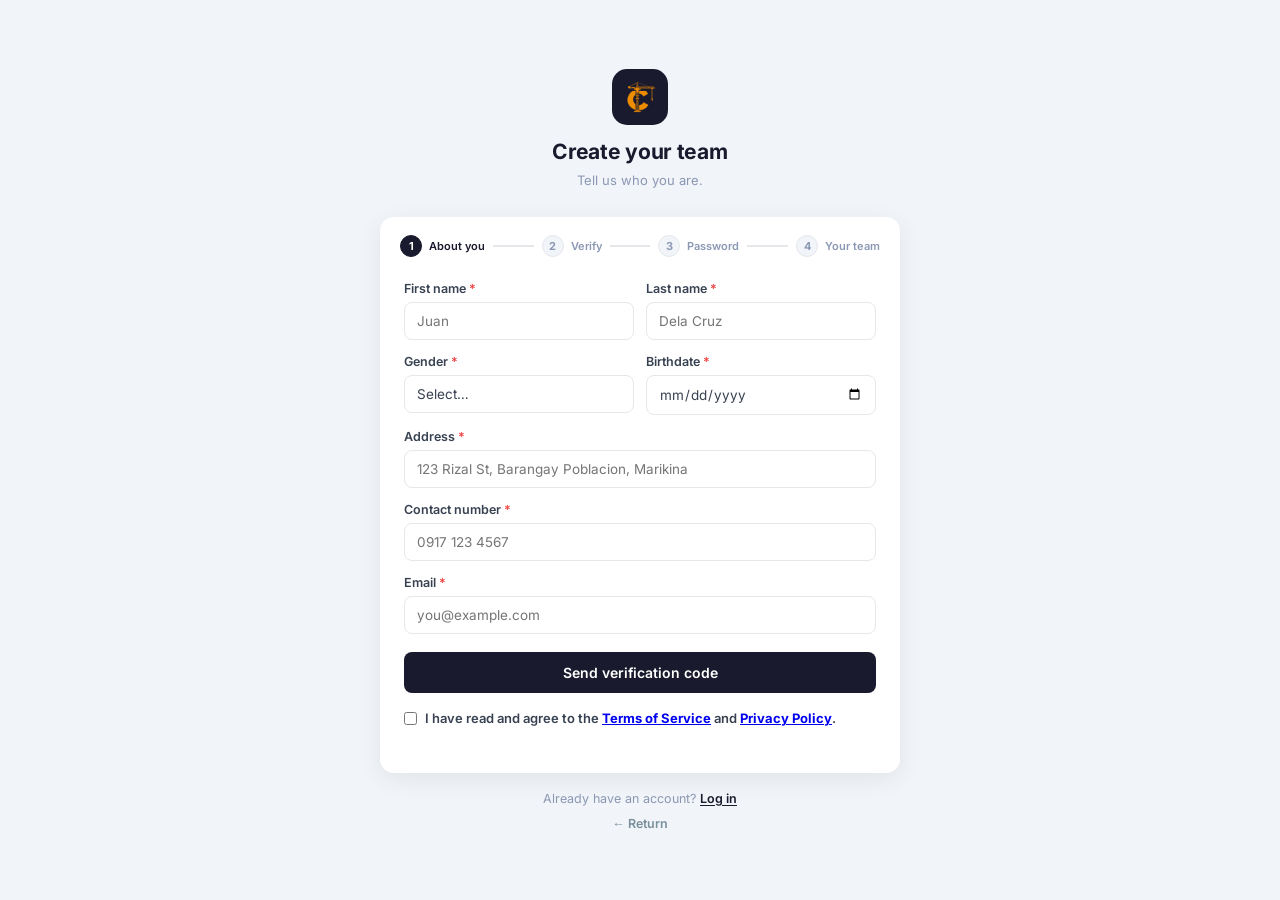
<file: create-team.html>
<!DOCTYPE html>
<html lang="en">
<head>
<meta charset="UTF-8"/>
<meta name="viewport" content="width=device-width,initial-scale=1.0"/>
<meta name="theme-color" content="#f59e0b"/>
<link rel="manifest" href="manifest.json"/>
<title>ConstructFlow — Create your team</title>
<link rel="stylesheet" href="style.css"/>
<link rel="stylesheet" href="style-auth.css"/>
<link rel="icon" type="image/x-icon" href="logo/favicon.ico"/>
<link rel="icon" type="image/png" sizes="96x96" href="logo/favicon-96.png"/>
<link rel="apple-touch-icon" sizes="180x180" href="logo/apple-touch-icon.png"/>
</head>
<body data-page="create-team">

<div class="toast-container" id="toasts"></div>

<div class="team-page">
  <div class="team-wrap">

    <div class="team-head">
      <a href="index.html" class="team-mark" style="text-decoration:none">
        <img src="logo/logo.png" alt="ConstructFlow" style="width:32px;height:32px;display:block"/>
      </a>
      <h1>Create your team</h1>
      <p id="ct-sub">Tell us who you are.</p>
    </div>

    <div class="auth-banner" id="ct-banner" role="status" aria-live="polite"></div>

    <div class="team-card" style="padding:0">
      <div class="auth-steps" id="ct-steps">
        <div class="auth-step current" data-step="1">
          <div class="auth-step-dot">1</div><div class="auth-step-label">About you</div>
        </div>
        <div class="auth-step-bar"></div>
        <div class="auth-step" data-step="2">
          <div class="auth-step-dot">2</div><div class="auth-step-label">Verify</div>
        </div>
        <div class="auth-step-bar"></div>
        <div class="auth-step" data-step="3">
          <div class="auth-step-dot">3</div><div class="auth-step-label">Password</div>
        </div>
        <div class="auth-step-bar"></div>
        <div class="auth-step" data-step="4">
          <div class="auth-step-dot">4</div><div class="auth-step-label">Your team</div>
        </div>
      </div>

      <div class="auth-modal-body">

        <!-- ── STEP 1 · ADMIN ACCOUNT DETAILS ─────────────── -->
        <div class="auth-pane active" id="ct-pane-1">

          <div class="auth-grid-2">
            <div class="auth-field">
              <label for="ct-first">First name <span>*</span></label>
              <input class="auth-input" id="ct-first" autocomplete="given-name" placeholder="Juan"/>
            </div>
            <div class="auth-field">
              <label for="ct-last">Last name <span>*</span></label>
              <input class="auth-input" id="ct-last" autocomplete="family-name" placeholder="Dela Cruz"/>
            </div>
          </div>

          <div class="auth-grid-2">
            <div class="auth-field">
              <label for="ct-gender">Gender <span>*</span></label>
              <select class="auth-input" id="ct-gender">
                <option value="">Select&hellip;</option>
                <option value="male">Male</option>
                <option value="female">Female</option>
                <option value="other">Other</option>
                <option value="prefer_not_to_say">Prefer not to say</option>
              </select>
            </div>
            <div class="auth-field">
              <label for="ct-birth">Birthdate <span>*</span></label>
              <!-- type=date gives a native picker and forces the Y-m-d
                   value the API expects. The max attribute is set by
                   auth.js at load so it can never be today or later. -->
              <input class="auth-input" type="date" id="ct-birth"/>
            </div>
          </div>

          <div class="auth-field">
            <label for="ct-address">Address <span>*</span></label>
            <input class="auth-input" id="ct-address" maxlength="255" autocomplete="street-address"
                   placeholder="123 Rizal St, Barangay Poblacion, Marikina"/>
          </div>

          <div class="auth-field">
            <label for="ct-contact">Contact number <span>*</span></label>
            <input class="auth-input" type="tel" id="ct-contact" inputmode="tel" autocomplete="tel"
                   maxlength="20" placeholder="0917 123 4567"/>
          </div>

          <div class="auth-field">
            <label for="ct-email">Email <span>*</span></label>
            <input class="auth-input" type="email" id="ct-email" autocomplete="email" placeholder="you@example.com"/>
          </div>

          <div class="auth-err" id="ct-err-1" role="alert"></div>
          <button class="auth-btn" id="ct-btn-1" onclick="ctStart()">Send verification code</button>
        </div>

        <!-- ── STEP 2 · VERIFY EMAIL ──────────────────────── -->
        <div class="auth-pane" id="ct-pane-2">
          <p class="auth-sent-to">
            We sent a 6-character code to <b id="ct-email-echo"></b>.<br>
            Enter it below to confirm the address is yours.
          </p>

          <div class="auth-code" id="ct-code">
            <input maxlength="1" inputmode="text" autocomplete="one-time-code" aria-label="Code character 1"/>
            <input maxlength="1" inputmode="text" aria-label="Code character 2"/>
            <input maxlength="1" inputmode="text" aria-label="Code character 3"/>
            <input maxlength="1" inputmode="text" aria-label="Code character 4"/>
            <input maxlength="1" inputmode="text" aria-label="Code character 5"/>
            <input maxlength="1" inputmode="text" aria-label="Code character 6"/>
          </div>

          <div class="auth-err" id="ct-err-2" role="alert"></div>
          <button class="auth-btn" id="ct-btn-2" onclick="ctVerify()">Verify</button>

          <div class="auth-row-between">
            <button type="button" class="auth-link" onclick="gotoStep('ct',1)">&larr; Change email</button>
            <button type="button" class="auth-resend" id="ct-resend" onclick="ctResend()">Resend code</button>
          </div>
        </div>

        <!-- ── STEP 3 · PASSWORD ──────────────────────────── -->
        <div class="auth-pane" id="ct-pane-3">
          <div class="auth-field">
            <label for="ct-pass">Password <span>*</span></label>
            <input class="auth-input" type="password" id="ct-pass" autocomplete="new-password"
                   placeholder="&bull;&bull;&bull;&bull;&bull;&bull;&bull;&bull;" oninput="paintRules('ct-pass','ct-rules')"/>
          </div>

          <div class="auth-rules" id="ct-rules">
            <div class="auth-rule" data-rule="len"><span class="auth-rule-mark">✓</span>At least 8 characters</div>
            <div class="auth-rule" data-rule="upper"><span class="auth-rule-mark">✓</span>At least 1 uppercase letter</div>
            <div class="auth-rule" data-rule="lower"><span class="auth-rule-mark">✓</span>At least 1 lowercase letter</div>
            <div class="auth-rule" data-rule="num"><span class="auth-rule-mark">✓</span>At least 1 number</div>
          </div>

          <div class="auth-field">
            <label for="ct-pass2">Confirm password <span>*</span></label>
            <input class="auth-input" type="password" id="ct-pass2" autocomplete="new-password"
                   placeholder="&bull;&bull;&bull;&bull;&bull;&bull;&bull;&bull;"/>
          </div>

          <div class="auth-err" id="ct-err-3" role="alert"></div>
          <button class="auth-btn" id="ct-btn-3" onclick="ctPassword()">Continue</button>
        </div>

        <!-- ── STEP 4 · TEAM DETAILS ──────────────────────── -->
        <div class="auth-pane" id="ct-pane-4">
          <p class="auth-sent-to">
            Last step. Name the team you'll be administering &mdash;
            you can rename it later.
          </p>

          <div class="auth-field">
            <label for="ct-team">Team or company name <span>*</span></label>
            <input class="auth-input" id="ct-team" maxlength="150" placeholder="Dela Cruz Construction"/>
          </div>

          <div class="auth-field">
            <label for="ct-desc">Description</label>
            <input class="auth-input" id="ct-desc" maxlength="500" placeholder="Optional &mdash; what this team works on"/>
          </div>

          <div class="auth-err" id="ct-err-4" role="alert"></div>
          <button class="auth-btn" id="ct-btn-4" onclick="ctComplete()">Create team</button>
        </div>

        <div class="auth-field" style="display:flex;align-items:flex-start;gap:8px;margin-top:16px">
          <input type="checkbox" id="ct-terms-agree" style="margin-top:3px"/>
          <label for="ct-terms-agree" style="font-size:13px;line-height:1.5">
            I have read and agree to the
            <a href="#" onclick="openLegalModal('terms'); return false;"><b>Terms of Service</b></a>
            and
            <a href="#" onclick="openLegalModal('privacy'); return false;"><b>Privacy Policy</b></a>.
          </label>
        </div>

      </div>
    </div>

    <div class="team-foot">
      Already have an account? <a href="login.html" class="auth-link">Log in</a>
    </div>
    <div class="team-foot" style="margin-top:10px">
      <a href="index.html" class="login-home">&larr; Return</a>
    </div>

  </div>
</div>

<!-- ══════════════════════════════════════════════════════
     LEGAL DOCUMENT MODAL - terms of service, privacy policy check box
     ══════════════════════════════════════════════════════ -->
<div class="auth-overlay" id="modal-legal" role="dialog" aria-modal="true" aria-labelledby="legal-heading">
  <div class="auth-modal" style="max-width:600px">
    <div class="auth-modal-head">
      <div><h2 id="legal-heading">Loading…</h2></div>
      <button class="auth-x" onclick="closeAuthModal('modal-legal')" aria-label="Close">&times;</button>
    </div>
    <div class="auth-modal-body">
      <div id="legal-scroll-area" style="max-height:360px;overflow-y:auto;padding-right:8px;font-size:13.5px;line-height:1.6;color:var(--auth-mute)">
        <p>Loading…</p>
      </div>
      <button class="auth-btn" id="legal-close-btn" onclick="closeAuthModal('modal-legal')" style="margin-top:16px" disabled>
        Scroll to the bottom to close
      </button>
    </div>
  </div>
</div>

<script src="auth.js"></script>
</body>
</html>
</file>
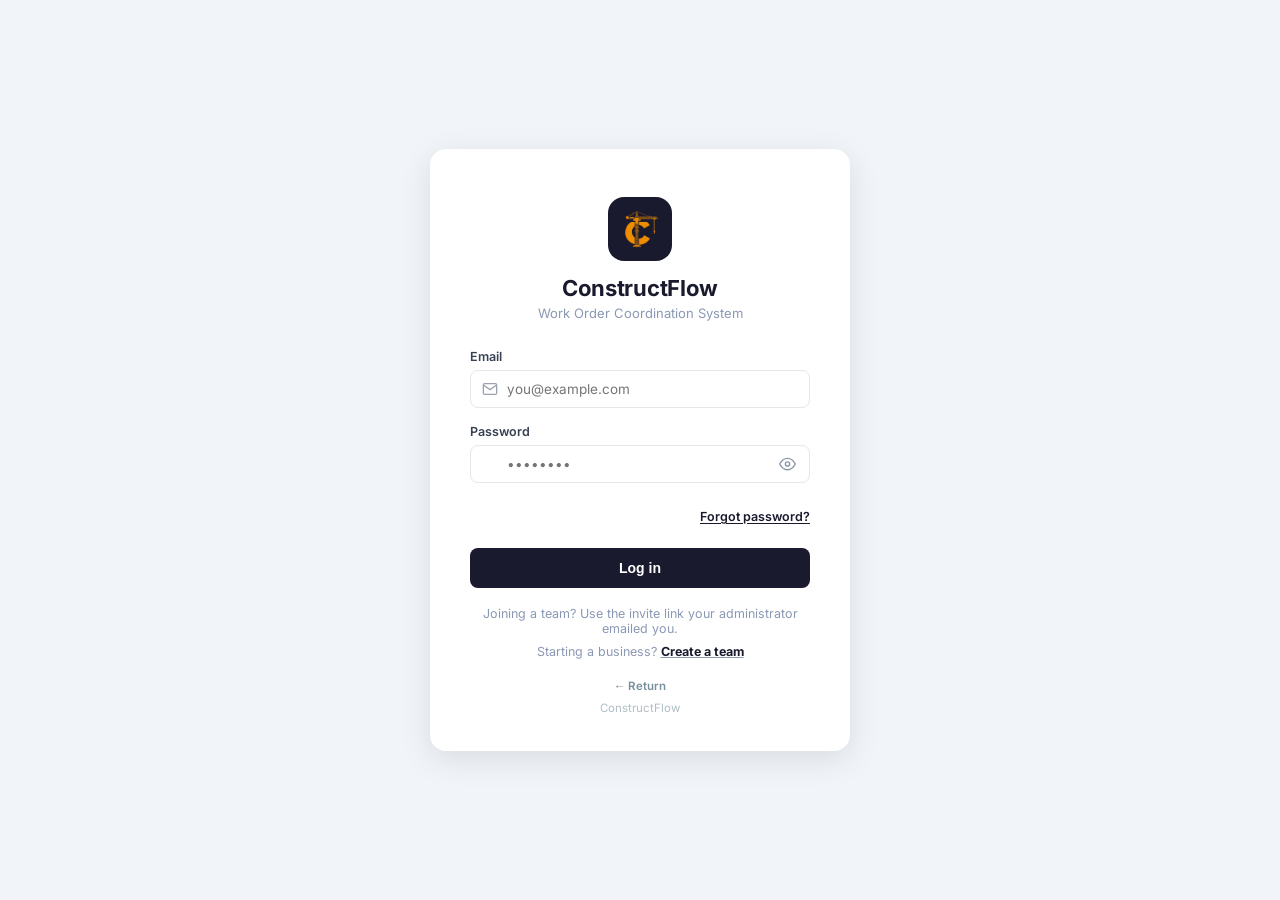
<file: fieldworker.html>
<!DOCTYPE html>
<html lang="en">
<head>
<meta charset="UTF-8"/>
<meta name="viewport" content="width=device-width,initial-scale=1.0"/>
<meta name="theme-color" content="#f59e0b"/>
<link rel="manifest" href="manifest.json"/>
<title>ConstructFlow — Field Worker Portal</title>
<!-- Light or dark, before the first paint (the switch is in the settings menu). -->
<script>try{document.documentElement.dataset.theme=localStorage.getItem('cf_theme')==='dark'?'dark':'light'}catch(e){}</script>
<link rel="stylesheet" href="style.css"/>
<link rel="icon" type="image/x-icon" href="logo/favicon.ico"/>
<link rel="icon" type="image/png" sizes="96x96" href="logo/favicon-96.png"/>
<link rel="apple-touch-icon" sizes="180x180" href="logo/apple-touch-icon.png"/>
<!-- Installed app: logo and name, right after the phone's own launch screen.
     Once per session. Styled here, not in style.css, so it is hidden even
     when a cached style.css from before an update is in use. -->
<style>
.cf-launch{display:none}
html.cf-launching .cf-launch{display:flex !important;position:fixed;inset:0;z-index:10000;
  align-items:center;justify-content:center;gap:12px;background:#0f1117;transition:opacity .3s}
.cf-launch.out{opacity:0}
.cf-launch img{width:48px;height:48px;display:block}
.cf-launch span{font-family:'Inter',sans-serif;font-weight:700;font-size:21px;letter-spacing:.3px;color:#f1f5f9}
</style>
<script>
(function(){
  try{
    var standalone = matchMedia('(display-mode: standalone)').matches || navigator.standalone;
    if(!standalone || sessionStorage.getItem('cf_launched')) return;
    var html = document.documentElement;
    html.classList.add('cf-launching');
    if(!sessionStorage.getItem('cf_launch_t')) sessionStorage.setItem('cf_launch_t', String(Date.now()));
    addEventListener('load', function(){
      var shown = Date.now() - Number(sessionStorage.getItem('cf_launch_t') || Date.now());
      setTimeout(function(){
        sessionStorage.setItem('cf_launched', '1');
        var el = document.querySelector('.cf-launch');
        if(el) el.classList.add('out');
        setTimeout(function(){ html.classList.remove('cf-launching'); }, 320);
      }, Math.max(0, 900 - shown));
    });
  }catch(e){}
})();
</script>
</head>
<body data-page="fieldworker">
<div class="cf-launch" aria-hidden="true" style="display:none"><img src="logo/logo-mark.png" alt=""/><span>CONSTRUCTFLOW</span></div>
<div class="toast-container" id="toasts"></div>

<div id="fieldworker" class="screen active">
  <div class="dash">
    <div class="sidebar-overlay" onclick="closeSidebar()"></div>
    <aside class="sidebar">
      <div class="sidebar-logo"><div class="logo-badge"><img src="logo/logo.png" alt="ConstructFlow"/></div><div class="logo-name">CONSTRUCTFLOW</div></div>
      <div class="sidebar-user">
        <div class="avatar av-green" id="fw-av">&mdash;</div>
        <div class="user-info"><div class="uname" id="fw-uname">&mdash;</div><div class="urole">Field Worker</div></div>
      </div>
      <nav class="sidebar-nav">
        <div class="nav-label">Main Menu</div>
        <div class="nav-item active" id="fw-nav-dash" onclick="switchView('fieldworker','dashboard')">
          <svg viewBox="0 0 24 24" fill="none" stroke="currentColor" stroke-width="2"><rect x="3" y="3" width="7" height="7"/><rect x="14" y="3" width="7" height="7"/><rect x="3" y="14" width="7" height="7"/><rect x="14" y="14" width="7" height="7"/></svg>My Queue
        </div>
        <div class="nav-item" id="fw-nav-hist" onclick="switchView('fieldworker','history')">
          <svg viewBox="0 0 24 24" fill="none" stroke="currentColor" stroke-width="2"><polyline points="22 12 18 12 15 21 9 3 6 12 2 12"/></svg>Task History
        </div>
      </nav>
      <div class="sidebar-signout">
        <div style="padding:0 4px 10px;font-size:11px;text-align:center">
          <a href="guide.html" style="display:inline-block;margin-bottom:6px;color:var(--muted);text-decoration:none">How severity works</a><br>
          <a href="terms.html" style="color:var(--muted);text-decoration:none">Terms</a>
          <span style="color:var(--muted)"> &middot; </span>
          <a href="privacy.html" style="color:var(--muted);text-decoration:none">Privacy</a>
        </div>
      </div>
    </aside>
    <main class="main">
      <div class="topbar">
                <div class="topbar-left">
          <button class="hamburger" onclick="toggleSidebar()"><svg viewBox="0 0 24 24" fill="none" stroke="currentColor" stroke-width="2"><line x1="3" y1="6" x2="21" y2="6"/><line x1="3" y1="12" x2="21" y2="12"/><line x1="3" y1="18" x2="21" y2="18"/></svg></button>
          <div>
            <!-- The team, not the role. The sidebar already says which
                 role you are; what you can't see anywhere else is which
                 team's work you're looking at. -->
            <span class="topbar-title" id="fw-teamname">&mdash;</span>
            <div class="topbar-teamdesc" id="fw-teamdesc"></div>
          </div>
        </div>

        <div class="topbar-right">
          <div class="topbar-user" style="cursor:default">
            <div><div class="uname" id="fw-topname">&mdash;</div><div class="uemail" id="fw-topemail">&mdash;</div></div>
            <div class="avatar av-green" id="fw-topav">&mdash;</div>
          </div>

          <div class="menu-wrap">
            <button class="icon-btn" onclick="toggleRoleMenu(event,'fw')" aria-label="Settings">
              <svg viewBox="0 0 24 24" fill="none" stroke="currentColor" stroke-width="2"><circle cx="12" cy="12" r="3"/><path d="M19.4 15a1.65 1.65 0 0 0 .33 1.82l.06.06a2 2 0 1 1-2.83 2.83l-.06-.06a1.65 1.65 0 0 0-1.82-.33 1.65 1.65 0 0 0-1 1.51V21a2 2 0 0 1-4 0v-.09A1.65 1.65 0 0 0 9 19.4a1.65 1.65 0 0 0-1.82.33l-.06.06a2 2 0 1 1-2.83-2.83l.06-.06a1.65 1.65 0 0 0 .33-1.82 1.65 1.65 0 0 0-1.51-1H3a2 2 0 0 1 0-4h.09A1.65 1.65 0 0 0 4.6 9a1.65 1.65 0 0 0-.33-1.82l-.06-.06a2 2 0 1 1 2.83-2.83l.06.06A1.65 1.65 0 0 0 9 4.6a1.65 1.65 0 0 0 1-1.51V3a2 2 0 0 1 4 0v.09a1.65 1.65 0 0 0 1 1.51 1.65 1.65 0 0 0 1.82-.33l.06-.06a2 2 0 1 1 2.83 2.83l-.06.06A1.65 1.65 0 0 0 19.4 9c.14.33.4.6.73.76H21a2 2 0 0 1 0 4h-.09a1.65 1.65 0 0 0-1.51 1z"/></svg>
            </button>
            <div class="menu" id="fw-settings-menu">
              <button class="menu-item" onclick="openRoleProfile('fw')">My Profile</button>
              <button class="menu-item menu-toggle" role="switch" aria-checked="false" data-theme-switch onclick="toggleTheme()"><span>Dark mode</span><span class="switch"></span></button>
              <div style="height:1px;background:var(--border);margin:4px 0"></div>
              <button class="menu-item" style="color:var(--red)" onclick="doSignout()">Sign Out</button>              
            </div>
          </div>
        </div>
      </div>
      <div class="content">
        <div class="view active" id="fw-dashboard">
          <div class="page-header"><div><h1>My Work Queue</h1><p>Active assignments and tasks requiring attention.</p></div></div>
          <div class="stats-panel">
            <div class="stat-cell"><div class="stat-label">Active Tasks</div><div class="stat-value amber" id="fw-stat-active">0</div></div>
            <div class="stat-cell"><div class="stat-label">In Progress</div><div class="stat-value blue" id="fw-stat-prog">0</div></div>
            <div class="stat-cell"><div class="stat-label">Completed Today</div><div class="stat-value green" id="fw-stat-done">0</div></div>
            <div class="stat-cell"><div class="stat-label">Total Assigned</div><div class="stat-value" id="fw-stat-total">0</div></div>
          </div>
          <div class="widget">
            <div class="widget-header">
              <div>
                <div class="widget-title">My assignments</div>
              </div>
            </div>
            <div id="fw-queue-list"><div class="empty-state"><svg viewBox="0 0 24 24" fill="none" stroke="currentColor" stroke-width="1.5"><path d="M9 11l3 3L22 4"/><path d="M21 12v7a2 2 0 0 1-2 2H5a2 2 0 0 1-2-2V5a2 2 0 0 1 2-2h11"/></svg><p>No tasks assigned yet</p></div></div>
          </div>
        </div>
        <div class="view" id="fw-history">
          <div class="page-header"><div><h1>Task History</h1><p>All completed and closed work orders.</p></div></div>
          <div class="table-wrap">
            <table><thead><tr><th>WO #</th><th>Issue</th><th>Location</th><th>Priority</th><th>Completed</th><th>Status</th></tr></thead>
            <tbody id="fw-hist-table"></tbody></table>
          </div>
          <div class="mobile-card-list" id="fw-hist-cards"></div>
        </div>
      </div>
    </main>
  </div>
</div>

<!-- ══════════ MODALS ══════════ -->

<!-- Update Task Status (Field Worker) -->
<div class="overlay" id="modal-update-task">
  <div class="modal">
    <div class="modal-header">
      <div><h2>Update Task Status</h2><p>Update progress and submit activity report.</p></div>
      <button class="btn-close" onclick="closeModal('modal-update-task')">×</button>
    </div>
    <div class="modal-body">
      <input type="hidden" id="ut-wo-id"/>
      <div class="form-row">
        <div class="form-group"><label>Work Order</label><input class="form-control" id="ut-title" disabled/></div>
        <div class="form-group"><label>Current Status</label><input class="form-control" id="ut-cur-status" disabled/></div>
      </div>
      <!-- What the inspector found, and what the supervisor asked for. -->
      <div class="assign-panel">
        <div class="assign-panel-head">Inspector's Findings</div>
        <div id="ut-report-desc" style="font-size:13px;color:var(--label);line-height:1.65"></div>
        <div class="assign-panel-head" style="margin-top:12px">Supervisor's Instructions</div>
        <div id="ut-instructions" style="font-size:13px;color:var(--label);line-height:1.65"></div>
      </div>
      <div class="form-group"><label>Update Status To <span style="color:var(--red)">*</span></label>
        <select class="form-control" id="ut-status">
          <option value="in_progress">In Progress</option>
          <option value="completed">Completed</option>
          <option value="on_hold">On Hold</option>
        </select>
      </div>
      <div class="form-group"><label>Activity Report / Remarks <span style="color:var(--red)">*</span></label><textarea class="form-control" id="ut-remarks" placeholder="Describe work done, findings, or reason for delay..."></textarea></div>
      <div class="form-group"><label>Photo Evidence (optional)</label>
        <div class="photo-upload"><input type="file" id="ut-photo" accept="image/*" multiple onchange="handlePhotosTask(this)"/><svg viewBox="0 0 24 24" fill="none" stroke="currentColor" stroke-width="1.5"><path d="M21 15v4a2 2 0 0 1-2 2H5a2 2 0 0 1-2-2v-4"/><polyline points="17 8 12 3 7 8"/><line x1="12" y1="3" x2="12" y2="15"/></svg><p>Tap to upload photos</p></div>
        <div class="photo-preview" id="task-photo-preview"></div>
      </div>
    </div>
    <div class="modal-footer">
      <button class="btn btn-dark" onclick="closeModal('modal-update-task')">Cancel</button>
      <button class="btn btn-dark" data-print-btn="self" style="display:none" onclick="openPrint()">Print Job Sheet</button>
      <button class="btn btn-amber" onclick="updateTaskStatus()">Submit Update</button>
    </div>
  </div>
</div>

<!-- Profile Modal -->
<div class="overlay" id="modal-profile">
  <div class="modal">
    <div class="modal-header"><div><h2>My Profile</h2></div><button class="btn-close" onclick="closeModal('modal-profile')">×</button></div>
    <div class="modal-body">
      <div class="prof-head">
        <div class="avatar-wrap">
          <div class="avatar" id="prof-av" style="width:64px;height:64px;font-size:24px" onclick="viewAvatar()"></div>
          <button type="button" class="avatar-edit-badge" id="prof-photo-btn" style="display:none" title="Change photo" aria-label="Change photo" onclick="document.getElementById('prof-photo-inp').click()">
            <svg viewBox="0 0 24 24" fill="none" stroke="currentColor" stroke-width="2.2" stroke-linecap="round" stroke-linejoin="round">
              <path d="M12 20h9"/>
              <path d="M16.5 3.5a2.121 2.121 0 0 1 3 3L7 19l-4 1 1-4 12.5-12.5z"/>
            </svg>
          </button>
        </div>
        <div class="prof-head-name" id="prof-name"></div>
        <div class="prof-head-role" id="prof-role"></div>
        <input type="file" id="prof-photo-inp" accept="image/jpeg,image/png,image/webp" style="display:none" onchange="stageAvatar(this)"/>
        <button class="action-link" id="prof-photo-remove" style="color:var(--red);display:none;margin-top:10px" onclick="stageAvatarRemove()">Remove photo</button>
      </div>
      
      <!-- READ-ONLY VIEW — where "My Profile" lands you -->
      <div id="prof-view">
        <div class="prof-row">
          <span class="prof-label">Email</span>
          <span class="prof-value" id="prof-view-email">&mdash;</span>
        </div>
        <div class="prof-row">
          <span class="prof-label">Contact number</span>
          <span class="prof-value" id="prof-view-contact">&mdash;</span>
        </div>
        <div class="prof-row">
          <span class="prof-label">Role</span>
          <span class="prof-value" id="prof-view-role">&mdash;</span>
        </div>
        <div class="prof-row">
          <span class="prof-label">Team</span>
          <span class="prof-value" id="prof-view-team">&mdash;</span>
        </div>
      </div>

      <!-- EDIT FORM — hidden until Edit Profile is pressed -->
      <div id="prof-edit" style="display:none">
        <div class="form-group"><label>Full Name</label><input class="form-control" id="prof-name-inp"/></div>
        <div class="form-group"><label>Contact Number</label><input class="form-control" type="tel" inputmode="tel" id="prof-contact-inp" maxlength="20" placeholder="0917 123 4567"/></div>
        <div class="form-group" style="margin-bottom:0">
          <label>Email <span class="info-wrap"><button type="button" class="info-btn" aria-expanded="false" aria-label="About your email and role" onclick="toggleInfo(this)"><svg viewBox="0 0 24 24" fill="none" stroke="currentColor" stroke-width="2.2" stroke-linecap="round"><circle cx="12" cy="12" r="10"/><path d="M12 16v-5"/><path d="M12 8h.01"/></svg></button><span class="info-pop" role="note" hidden>Your email identifies your account and cannot be changed here. Your role is set through team management, not from this form.</span></span></label>
          <input class="form-control" id="prof-email-inp" disabled/>
        </div>

        <!-- Changing a password is a separate job from editing a profile,
             so it is set off behind a rule rather than reading as two more
             profile fields. -->
        <div class="prof-section">
          <div class="section-title">Change password</div>
          <p class="prof-section-note">Leave both boxes empty to keep your current password.</p>
          <div class="form-group"><label>Current Password</label><input class="form-control" type="password" id="prof-curpass" placeholder="Required only if changing password"/></div>
          <div class="form-group" style="margin-bottom:0"><label>New Password</label><input class="form-control" type="password" id="prof-pass" placeholder="Leave blank to keep current"/></div>
          <p class="form-hint">At least 8 characters, with one uppercase letter, one lowercase letter and one number.</p>
        </div>
      </div>
    </div>
    <div class="modal-footer">
      <button class="btn btn-dark"  id="prof-close-btn" onclick="closeModal('modal-profile')">Close</button>
      <button class="btn btn-amber" id="prof-edit-btn" onclick="profileEdit()">Edit Profile</button>
      <button class="btn btn-dark"  id="prof-cancel-btn" style="display:none"  onclick="profileView()">Cancel</button>
      <button class="btn btn-amber" id="prof-save-btn"   style="display:none"  onclick="saveProfile()">Save Changes</button>
    </div>
  </div>
</div>

<!-- ══ AVATAR VIEWER ═════════════════════════════════════ -->
<div class="overlay" id="modal-avatar" onclick="if(event.target===this) closeModal('modal-avatar')">
  <div style="position:relative;display:inline-block">
    <img id="avatar-full" alt="Profile photo"
         style="width:256px;height:256px;max-width:80vw;max-height:80vw;border-radius:50%;
                object-fit:cover;border:3px solid var(--card);display:block"/>
    <button class="lightbox-close" style="top:-8px;right:-8px" onclick="closeModal('modal-avatar')">×</button>
  </div>
</div>

<!-- ══ WORK ORDER DETAIL (read-only) ═════════════════════ -->
<!-- Shares rd-title / rd-id / rd-body with the other portals so openWODetail
     works here unchanged. The footer offers the job sheet rather than the
     case file: a field worker's document is the work they were given, not
     the inspection paperwork around it. No rd-actions slot — crew changes
     and assignment belong to a supervisor. -->
<div class="overlay" id="modal-report-detail">
  <div class="modal">
    <div class="modal-header">
      <div><h2 id="rd-title">Work Order</h2><p id="rd-id">WO-000</p></div>
      <button class="btn-close" onclick="closeModal('modal-report-detail')">&times;</button>
    </div>
    <div class="modal-body" id="rd-body"></div>
    <div class="modal-footer">
      <button class="btn btn-dark" onclick="closeModal('modal-report-detail')">Close</button>
      <button class="btn btn-amber" data-print-btn="self" style="display:none" onclick="openPrint()">Save as PDF</button>
    </div>
  </div>
</div>

<!-- The detail renders photo evidence as thumbnails, and those open the
     lightbox. Without this markup openLightbox() has nothing to show. -->
<div class="lightbox-overlay" id="lightbox-overlay" onclick="if(event.target===this) closeLightbox()">
  <button class="lightbox-close" onclick="closeLightbox()">&times;</button>
  <div class="lightbox-counter" id="lightbox-counter"></div>
  <button class="lightbox-arrow prev" id="lightbox-prev" onclick="lightboxNav(-1)">&lsaquo;</button>
  <div class="lightbox-track" id="lightbox-track"></div>
  <button class="lightbox-arrow next" id="lightbox-next" onclick="lightboxNav(1)">&rsaquo;</button>
</div>

<script src="app.js"></script>
</body>
</html>
</file>
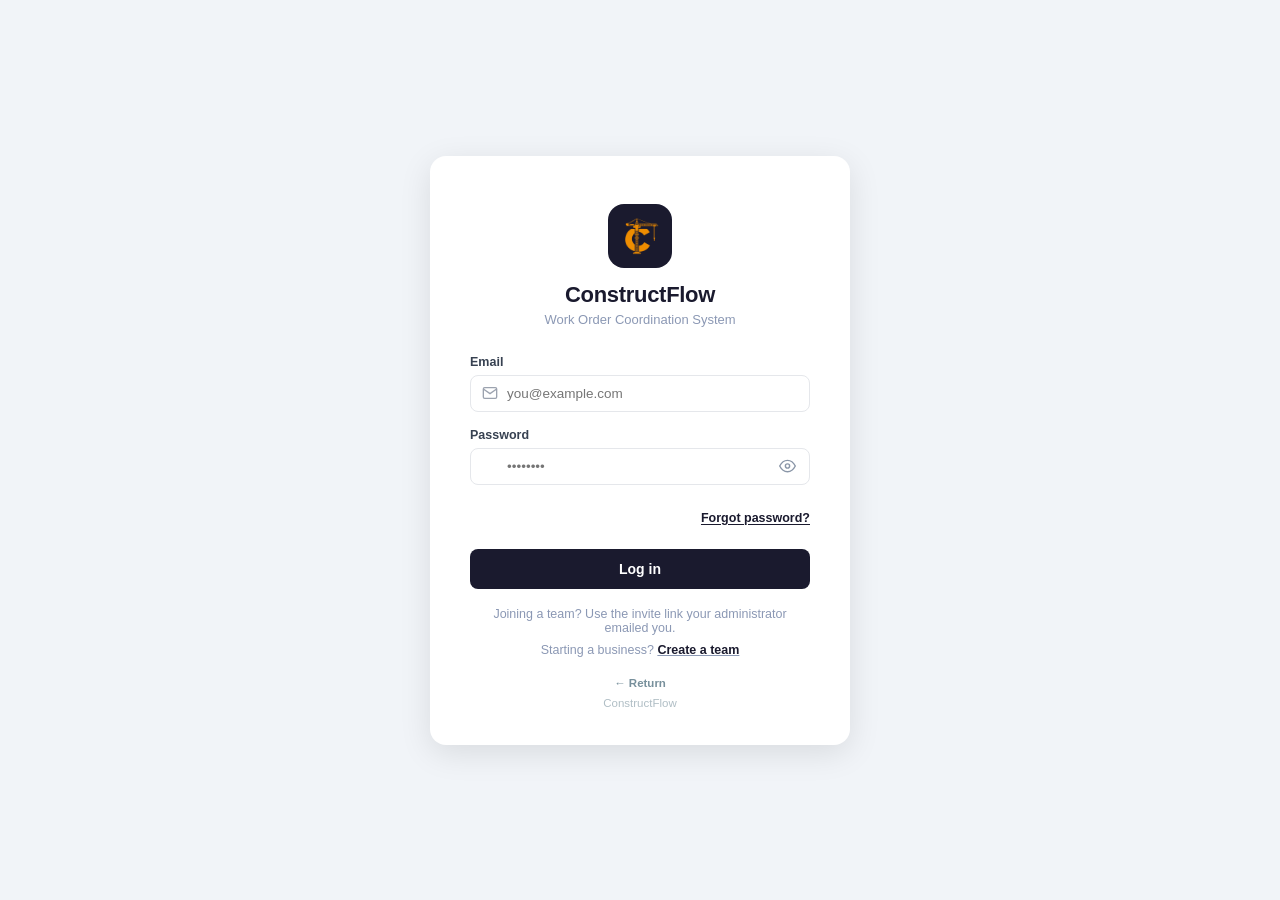
<file: guide.html>
<!DOCTYPE html>
<html lang="en">
<head>
<meta charset="UTF-8"/>
<meta name="viewport" content="width=device-width,initial-scale=1.0"/>
<meta name="theme-color" content="#f59e0b"/>
<link rel="manifest" href="manifest.json"/>
<title>How Severity Works — ConstructFlow</title>
<script>try{document.documentElement.dataset.theme=localStorage.getItem('cf_theme')==='dark'?'dark':'light'}catch(e){}</script>
<link rel="stylesheet" href="style.css"/>
<link rel="icon" type="image/x-icon" href="logo/favicon.ico"/>
<style>
body{background:var(--bg);margin:0}
.gd{max-width:960px;margin:0 auto;padding:20px 16px 48px}
.gd-top{display:flex;align-items:center;justify-content:space-between;gap:12px;margin-bottom:18px}
.gd-brand{display:flex;align-items:center;gap:10px;font-weight:800;color:var(--text);text-decoration:none}
.gd-brand img{width:30px;height:30px}
.gd-back{font-size:13px;color:var(--muted);text-decoration:none;white-space:nowrap}
.gd-back:hover{color:var(--text)}
.gd h1{font-size:24px;margin:0 0 6px;color:var(--text)}
.gd-lead{color:var(--label);font-size:14px;line-height:1.65;margin:0 0 6px}
.gd-card{background:var(--card);border:1px solid var(--border);border-radius:14px;padding:20px;margin-top:16px}
.gd-card h2{font-size:16px;margin:0 0 4px;color:var(--text)}
.gd-sub{font-size:12.5px;color:var(--muted);margin:0 0 14px;line-height:1.55}
.gd-steps{list-style:none;margin:0;padding:0;display:grid;gap:12px}
.gd-steps li{display:grid;grid-template-columns:30px 1fr;gap:12px;font-size:13.5px;line-height:1.6;color:var(--label)}
.gd-steps b{color:var(--text)}
.gd-num{width:28px;height:28px;border-radius:50%;background:var(--amber);color:#1a1a2e;font-weight:800;display:flex;align-items:center;justify-content:center;font-size:13px}
.gd-flags{margin:10px 0 0 18px;padding:0;font-size:13px;line-height:1.7;color:var(--label)}
.gd-note{border-left:3px solid var(--amber);padding:8px 12px;font-size:13px;color:var(--label);background:rgba(245,158,11,.08);border-radius:0 8px 8px 0;margin-top:14px}
.gd .table-wrap table{min-width:0}
.gd table td,.gd table th{font-size:12.5px}
.gd-grid td,.gd-grid th{text-align:center}
.gd-grid th:first-child,.gd-grid td:first-child{text-align:left;white-space:nowrap}
.gd-defect{margin-top:14px}
.gd-defect h3{font-size:13.5px;margin:0 0 6px;color:var(--text)}
.gd-defect h3 span{font-weight:500;color:var(--muted);font-size:12px}
.gd-lvl{display:grid;grid-template-columns:repeat(4,1fr);gap:8px}
.gd-lvl div{border:1px solid var(--border);border-radius:10px;padding:8px 10px;font-size:12.5px;color:var(--label);line-height:1.45}
.gd-lvl div b{display:block;font-size:11px;color:var(--muted);margin-bottom:2px}
.gd-lvl div.def{border-color:var(--amber)}
.gd-lvl div.none{opacity:.5}
.gd-try textarea{min-height:76px;resize:vertical}
.gd-try-row{display:flex;gap:10px;flex-wrap:wrap;align-items:center;margin-top:10px}
.gd-try-row select{max-width:220px}
.gd-result{margin-top:14px;display:none}
.gd-result.show{display:block}
.gd-res-top{display:flex;align-items:center;gap:10px;flex-wrap:wrap;font-size:13.5px;color:var(--label)}
.gd-res-grid{display:grid;grid-template-columns:repeat(2,minmax(0,1fr));gap:10px;margin-top:12px}
.gd-res-grid div{border:1px solid var(--border);border-radius:10px;padding:10px;font-size:13px;color:var(--label)}
.gd-res-grid div b{display:block;font-size:11px;color:var(--muted);text-transform:uppercase;letter-spacing:.4px;margin-bottom:3px}
.gd-chips{display:flex;flex-wrap:wrap;gap:6px;margin-top:6px}
.gd-chip{font-size:12px;padding:3px 9px;border-radius:999px;background:rgba(245,158,11,.14);color:var(--text)}
.gd-chip.off{background:transparent;border:1px dashed var(--border);color:var(--muted);text-decoration:line-through}
.gd-voc-tools{display:flex;gap:10px;flex-wrap:wrap;align-items:center;margin-bottom:10px}
.gd-voc-tools input{flex:1 1 220px}
.gd-filters{display:flex;gap:6px;flex-wrap:wrap;margin-bottom:10px}
.gd-count{font-size:12px;color:var(--muted)}
.gd-voc td:first-child{font-weight:600;color:var(--text)}
.gd-src{font-size:11.5px;color:var(--muted)}
.gd-tips{margin:0;padding-left:18px;font-size:13.5px;line-height:1.75;color:var(--label)}
.gd-tips b{color:var(--text)}
.gd-loading{font-size:13px;color:var(--muted);padding:8px 0}
@media (max-width:640px){
  .gd-lvl{grid-template-columns:1fr 1fr}
  .gd-res-grid{grid-template-columns:1fr}
  .gd h1{font-size:20px}
}
</style>
</head>
<body>
<main class="gd">
  <div class="gd-top">
    <a class="gd-brand" id="gd-home" href="login.html"><img src="logo/logo-mark.png" alt=""/>ConstructFlow</a>
    <a class="gd-back" id="gd-back" href="login.html">&larr; Back to dashboard</a>
  </div>

  <h1>How the severity engine works</h1>
  <p class="gd-lead">When an inspector submits a finding, ConstructFlow reads the description and <b>recommends</b> a severity: Low, Moderate, High, or Critical. It is a rule-based expert system: every result comes from a word in its vocabulary and one cell of the severity grid below, so it can always be explained. <b>The supervisor makes the final decision</b> and can keep or change the recommendation.</p>

  <section class="gd-card">
    <h2>How it decides</h2>
    <p class="gd-sub">The same five steps run for every report, in English, Tagalog, or Taglish.</p>
    <ol class="gd-steps">
      <li><span class="gd-num">1</span><span><b>Reads the words.</b> Capital letters and filler words such as <i>the</i>, <i>ang</i>, and <i>sa</i> are ignored, and word endings are trimmed, so <i>cracks</i>, <i>cracking</i>, and <i>cracked</i> all count as <i>crack</i>.</span></li>
      <li><span class="gd-num">2</span><span><b>Finds the defect and how serious it is (D, 1 to 4).</b> A defect word names the type (<i>crack</i>, <i>bitak</i>, <i>honeycombing</i>, <i>tagas</i>). A condition word sets the level, for example <i>hairline</i> = 1 and <i>wide</i> = 4. If no condition is described, the type's usual level (2) is used.</span></li>
      <li><span class="gd-num">3</span><span><b>Finds the building part and how serious its failure would be (C, 1 to 4).</b> A column, beam, or slab is 4; paint is 1. If no part is named, it uses <i>finishes affecting use</i> (2) and never assumes a load-bearing part; the one exception is <i>settlement</i>, which is the foundation itself moving, so it is read as the footing (4). Words about people at risk (<i>workers below</i>, <i>residents</i>) raise C by one.</span></li>
      <li><span class="gd-num">4</span><span><b>Reads words that change the meaning.</b> <i>No</i>, <i>walang</i>, or <i>hindi</i> cancels what follows it in the same clause (<i>no cracks, but spalling on the beam</i> keeps only the spalling). Words like <i>severe</i> or <i>malaki</i> raise D by one; <i>minor</i> or <i>maliit</i> lower it by one.</span></li>
      <li><span class="gd-num">5</span><span><b>Reads the severity from the grid.</b> The defect level (D) and the consequence level (C) point to one cell. The two numbers are never multiplied.</span></li>
    </ol>
    <p class="gd-sub" style="margin:16px 0 0"><b style="color:var(--text)">A report is flagged for the supervisor's review when:</b></p>
    <ul class="gd-flags">
      <li>no listed defect type is recognized, or no building part is named;</li>
      <li>a defect word was matched through a misspelling;</li>
      <li>a second defect type, or a more serious building part, is also mentioned;</li>
      <li>a measurement such as <i>0.2 mm</i> is given (the engine does not grade measurements);</li>
      <li>the inspector's own conclusion (<i>stop work</i>, <i>for NCR</i>) is two or more levels away from the result.</li>
    </ul>
  </section>

  <section class="gd-card">
    <h2>The severity grid</h2>
    <p class="gd-sub">Find the row for the defect level and the column for the building part.</p>
    <div class="table-wrap"><table class="gd-grid" id="gd-matrix"><tr><td class="gd-loading">Loading…</td></tr></table></div>
  </section>

  <section class="gd-card gd-try">
    <h2>Try it</h2>
    <p class="gd-sub">Type a finding the way an inspector would. Nothing is saved.</p>
    <textarea class="form-control" id="gd-text" maxlength="1000" placeholder="e.g. Malalim na bitak sa biga, workers below"></textarea>
    <div class="gd-try-row">
      <select class="form-control" id="gd-phase">
        <option value="construction">During construction</option>
        <option value="post_completion">After completion</option>
      </select>
      <button class="btn btn-amber" id="gd-try-btn" type="button">Classify</button>
    </div>
    <div class="gd-result" id="gd-result"></div>
  </section>

  <section class="gd-card">
    <h2>Defect levels (D)</h2>
    <p class="gd-sub">What each level means for each defect type. The outlined level is used when no condition is described.</p>
    <div id="gd-defects" class="gd-loading">Loading…</div>
  </section>

  <section class="gd-card">
    <h2>Building parts (C)</h2>
    <p class="gd-sub">How serious a failure of each part would be.</p>
    <div class="table-wrap"><table id="gd-elements"><tr><td class="gd-loading">Loading…</td></tr></table></div>
  </section>

  <section class="gd-card">
    <h2>Vocabulary</h2>
    <p class="gd-sub">Every word and phrase the engine recognizes, what it does, and where it came from.</p>
    <div class="gd-voc-tools">
      <input class="form-control" id="gd-search" type="search" placeholder="Search a word, e.g. bitak, hairline, column"/>
      <span class="gd-count" id="gd-count"></span>
    </div>
    <div class="gd-filters" id="gd-filters"></div>
    <div class="table-wrap"><table class="gd-voc"><thead><tr><th>Word</th><th>What it does</th><th>Source</th></tr></thead><tbody id="gd-words"><tr><td colspan="3" class="gd-loading">Loading…</td></tr></tbody></table></div>
  </section>

  <section class="gd-card">
    <h2>Writing a finding that classifies well</h2>
    <ul class="gd-tips">
      <li><b>Name the building part:</b> <i>crack on the column</i>, not just <i>crack</i>.</li>
      <li><b>Describe the condition:</b> hairline, deep, wide, continuous, with rust, rebar visible.</li>
      <li><b>One finding per report.</b> If you see two different problems, file two reports.</li>
      <li><b>Mention people at risk</b> when there are any: workers below, residents, pedestrians.</li>
      <li><b>Measurements are welcome</b> but are checked by the supervisor; the engine flags them instead of grading them.</li>
      <li><b>English, Tagalog, or Taglish</b> are all fine. If a word is not in the vocabulary, the report is flagged so the supervisor decides.</li>
    </ul>
  </section>
</main>
<script src="guide.js"></script>
</body>
</html>
</file>
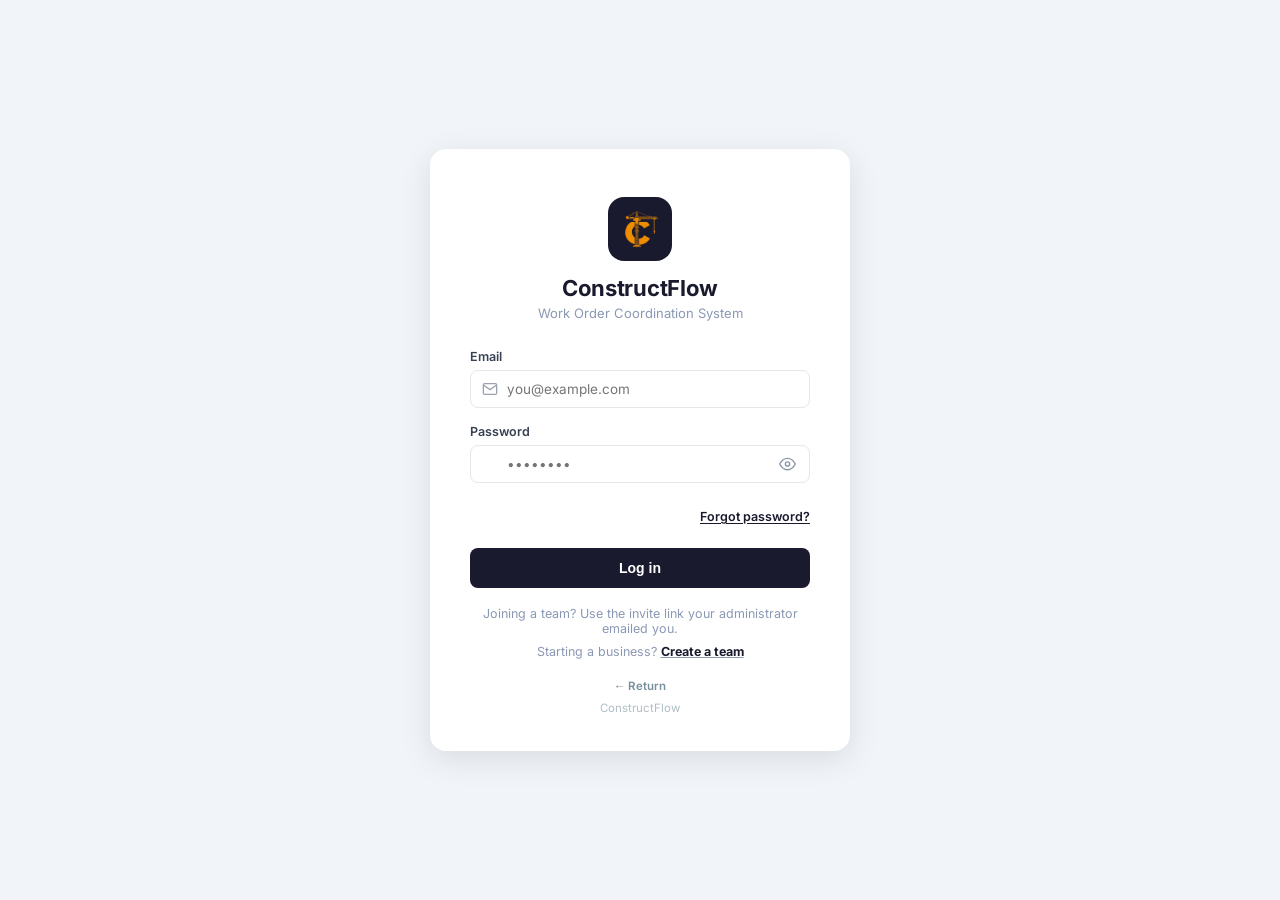
<file: inspector.html>
<!DOCTYPE html>
<html lang="en">
<head>
<meta charset="UTF-8"/>
<meta name="viewport" content="width=device-width,initial-scale=1.0"/>
<meta name="theme-color" content="#f59e0b"/>
<link rel="manifest" href="manifest.json"/>
<title>ConstructFlow — Inspector Portal</title>
<!-- Light or dark, before the first paint (the switch is in the settings menu). -->
<script>try{document.documentElement.dataset.theme=localStorage.getItem('cf_theme')==='dark'?'dark':'light'}catch(e){}</script>
<link rel="stylesheet" href="style.css"/>
<link rel="icon" type="image/x-icon" href="logo/favicon.ico"/>
<link rel="icon" type="image/png" sizes="96x96" href="logo/favicon-96.png"/>
<link rel="apple-touch-icon" sizes="180x180" href="logo/apple-touch-icon.png"/>
<!-- Installed app: logo and name, right after the phone's own launch screen.
     Once per session. Styled here, not in style.css, so it is hidden even
     when a cached style.css from before an update is in use. -->
<style>
.cf-launch{display:none}
html.cf-launching .cf-launch{display:flex !important;position:fixed;inset:0;z-index:10000;
  align-items:center;justify-content:center;gap:12px;background:#0f1117;transition:opacity .3s}
.cf-launch.out{opacity:0}
.cf-launch img{width:48px;height:48px;display:block}
.cf-launch span{font-family:'Inter',sans-serif;font-weight:700;font-size:21px;letter-spacing:.3px;color:#f1f5f9}
</style>
<script>
(function(){
  try{
    var standalone = matchMedia('(display-mode: standalone)').matches || navigator.standalone;
    if(!standalone || sessionStorage.getItem('cf_launched')) return;
    var html = document.documentElement;
    html.classList.add('cf-launching');
    if(!sessionStorage.getItem('cf_launch_t')) sessionStorage.setItem('cf_launch_t', String(Date.now()));
    addEventListener('load', function(){
      var shown = Date.now() - Number(sessionStorage.getItem('cf_launch_t') || Date.now());
      setTimeout(function(){
        sessionStorage.setItem('cf_launched', '1');
        var el = document.querySelector('.cf-launch');
        if(el) el.classList.add('out');
        setTimeout(function(){ html.classList.remove('cf-launching'); }, 320);
      }, Math.max(0, 900 - shown));
    });
  }catch(e){}
})();
</script>
</head>
<body data-page="inspector">
<div class="cf-launch" aria-hidden="true" style="display:none"><img src="logo/logo-mark.png" alt=""/><span>CONSTRUCTFLOW</span></div>
<div class="toast-container" id="toasts"></div>

<div id="inspector" class="screen active">
  <div class="dash">
    <div class="sidebar-overlay" onclick="closeSidebar()"></div>
    <aside class="sidebar">
      <div class="sidebar-logo"><div class="logo-badge"><img src="logo/logo.png" alt="ConstructFlow"/></div><div class="logo-name">CONSTRUCTFLOW</div></div>
      <div class="sidebar-user">
        <div class="avatar av-amber" id="insp-av">&mdash;</div>
        <div class="user-info"><div class="uname" id="insp-uname">&mdash;</div><div class="urole">Inspector</div></div>
      </div>
      <nav class="sidebar-nav">
        <div class="nav-label">Main Menu</div>
        <div class="nav-item active" id="insp-nav-dash" onclick="switchView('inspector','dashboard')">
          <svg viewBox="0 0 24 24" fill="none" stroke="currentColor" stroke-width="2"><rect x="3" y="3" width="7" height="7"/><rect x="14" y="3" width="7" height="7"/><rect x="3" y="14" width="7" height="7"/><rect x="14" y="14" width="7" height="7"/></svg>Dashboard
        </div>
        <div class="nav-item" id="insp-nav-rep" onclick="switchView('inspector','reports')">
          <svg viewBox="0 0 24 24" fill="none" stroke="currentColor" stroke-width="2"><polyline points="22 12 18 12 15 21 9 3 6 12 2 12"/></svg>Reports &amp; Monitoring
        </div>
        <div class="nav-item" id="insp-nav-verify" onclick="switchView('inspector','verify')">
          <svg viewBox="0 0 24 24" fill="none" stroke="currentColor" stroke-width="2"><path d="M9 11l3 3L22 4"/><path d="M21 12v7a2 2 0 0 1-2 2H5a2 2 0 0 1-2-2V5a2 2 0 0 1 2-2h11"/></svg>Site Verification
        </div>
      </nav>
      <div class="sidebar-signout">
        <div style="padding:0 4px;font-size:11px;text-align:center">
          <a href="guide.html" style="display:inline-block;margin-bottom:6px;color:var(--muted);text-decoration:none">How severity works</a><br>
          <a href="terms.html" style="color:var(--muted);text-decoration:none">Terms</a>
          <span style="color:var(--muted)"> &middot; </span>
          <a href="privacy.html" style="color:var(--muted);text-decoration:none">Privacy</a>
        </div>
      </div>
    </aside>
    <main class="main">
      <div class="topbar">
                <div class="topbar-left">
          <button class="hamburger" onclick="toggleSidebar()"><svg viewBox="0 0 24 24" fill="none" stroke="currentColor" stroke-width="2"><line x1="3" y1="6" x2="21" y2="6"/><line x1="3" y1="12" x2="21" y2="12"/><line x1="3" y1="18" x2="21" y2="18"/></svg></button>
          <div>
            <span class="topbar-title" id="insp-teamname">&mdash;</span>
            <div class="topbar-teamdesc" id="insp-teamdesc"></div>
          </div>
        </div>

        <div class="topbar-right">
          <div class="topbar-user" style="cursor:default">
            <div><div class="uname" id="insp-topname">&mdash;</div><div class="uemail" id="insp-topemail">&mdash;</div></div>
            <div class="avatar av-amber" id="insp-topav">&mdash;</div>
          </div>

          <div class="menu-wrap">
            <button class="icon-btn" onclick="toggleRoleMenu(event,'insp')" aria-label="Settings">
              <svg viewBox="0 0 24 24" fill="none" stroke="currentColor" stroke-width="2"><circle cx="12" cy="12" r="3"/><path d="M19.4 15a1.65 1.65 0 0 0 .33 1.82l.06.06a2 2 0 1 1-2.83 2.83l-.06-.06a1.65 1.65 0 0 0-1.82-.33 1.65 1.65 0 0 0-1 1.51V21a2 2 0 0 1-4 0v-.09A1.65 1.65 0 0 0 9 19.4a1.65 1.65 0 0 0-1.82.33l-.06.06a2 2 0 1 1-2.83-2.83l.06-.06a1.65 1.65 0 0 0 .33-1.82 1.65 1.65 0 0 0-1.51-1H3a2 2 0 0 1 0-4h.09A1.65 1.65 0 0 0 4.6 9a1.65 1.65 0 0 0-.33-1.82l-.06-.06a2 2 0 1 1 2.83-2.83l.06.06A1.65 1.65 0 0 0 9 4.6a1.65 1.65 0 0 0 1-1.51V3a2 2 0 0 1 4 0v.09a1.65 1.65 0 0 0 1 1.51 1.65 1.65 0 0 0 1.82-.33l.06-.06a2 2 0 1 1 2.83 2.83l-.06.06A1.65 1.65 0 0 0 19.4 9c.14.33.4.6.73.76H21a2 2 0 0 1 0 4h-.09a1.65 1.65 0 0 0-1.51 1z"/></svg>
            </button>
            <div class="menu" id="insp-settings-menu">
              <button class="menu-item" onclick="openRoleProfile('insp')">My Profile</button>
              <button class="menu-item menu-toggle" role="switch" aria-checked="false" data-theme-switch onclick="toggleTheme()"><span>Dark mode</span><span class="switch"></span></button>
              <div style="height:1px;background:var(--border);margin:4px 0"></div>
              <button class="menu-item" style="color:var(--red)" onclick="doSignout()">Sign Out</button>
            </div>
          </div>
        </div>
      </div>
      <div class="content">
        <!-- DASHBOARD -->
        <div class="view active" id="insp-dashboard">
          <div class="page-header">
            <div><h1>Field Inspection</h1><p>Log site issues and track reported observations.</p></div>
          </div>

          <div class="stats-panel">
            <div class="stat-cell"><div class="stat-label">My Reports Today</div><div class="stat-value" id="insp-stat-today">0</div></div>
            <div class="stat-cell"><div class="stat-label">Critical Flagged</div><div class="stat-value red" id="insp-stat-crit">0</div></div>
            <div class="stat-cell"><div class="stat-label">Pending Review</div><div class="stat-value amber" id="insp-stat-pend">0</div></div>
            <div class="stat-cell"><div class="stat-label">Resolved</div><div class="stat-value green" id="insp-stat-res">0</div></div>
          </div>
          <div class="widget">
            <div class="widget-header">
              <div>
                <div class="widget-title">My assigned tasks</div>
              </div>
            </div>
            <div id="insp-task-list"><div class="empty-state"><p>Loading your assigned tasks...</p></div></div>
          </div>
          <!-- Charts (charts.js): severity, status, and the trend per week. -->
          <div class="chart-grid">
            <div class="widget">
              <div class="widget-header"><div><div class="widget-title" id="insp-ch-sev-title">Reports by severity</div><div class="chart-sub" id="insp-ch-sev-sub"></div></div></div>
              <div id="insp-ch-sev" data-chart></div>
            </div>
            <div class="widget">
              <div class="widget-header"><div><div class="widget-title" id="insp-ch-status-title">Reports by status</div><div class="chart-sub" id="insp-ch-status-sub"></div></div></div>
              <div id="insp-ch-status" data-chart></div>
            </div>
            <div class="widget chart-wide">
              <div class="widget-header"><div><div class="widget-title" id="insp-ch-trend-title">Reports over time</div><div class="chart-sub" id="insp-ch-trend-sub"></div></div></div>
              <div id="insp-ch-trend" data-chart></div>
            </div>
          </div>
          <div class="section-header">
            <div class="section-title">My recent reports</div>
            <div class="widget-head-actions"><button class="btn btn-sm btn-dark" onclick="switchView('inspector','reports')">View all</button></div>
          </div>
          <div class="table-wrap">
            <table><thead><tr><th>ID</th><th>Issue</th><th>Location</th><th>Severity</th><th>Submitted</th><th>Status</th></tr></thead>
            <tbody id="insp-dash-table"><tr><td colspan="7"><div class="empty-state"><p>No reports yet. Submit your first inspection report.</p></div></td></tr></tbody></table>
          </div>
          <div class="mobile-card-list" id="insp-dash-cards"></div>
        </div>
        <!-- REPORTS VIEW -->
        <div class="view" id="insp-reports">
          <div class="page-header"><div><h1>Reports &amp; Monitoring</h1><p>All submitted inspection reports and their current status.</p></div></div>
          <div class="reports-filter">
            <button class="filter-btn active" onclick="filterReports(this,'all')">All</button>
            <button class="filter-btn" onclick="filterReports(this,'critical')">Critical</button>
            <button class="filter-btn" onclick="filterReports(this,'high')">High</button>
            <button class="filter-btn" onclick="filterReports(this,'moderate')">Moderate</button>
            <button class="filter-btn" onclick="filterReports(this,'low')">Low</button>
          </div>
          <div class="table-wrap">
            <table><thead><tr><th>ID</th><th>Issue</th><th>Location</th><th>Severity</th><th>Submitted</th><th>Status</th></tr></thead>
            <tbody id="insp-rep-table"></tbody></table>
          </div>
          <div class="mobile-card-list" id="insp-rep-cards"></div>
        </div>
        <!-- SITE VERIFICATION VIEW -->
        <div class="view" id="insp-verify">
          <div class="page-header"><div><h1>Site Verification</h1><p>Completed work assigned to you for a site check.</p></div></div>
          <div class="widget">
            <div id="insp-verify-list"></div>
          </div>
        </div>
      </div>
    </main>
  </div>
</div>

<!-- ══════════ MODALS ══════════ -->

<!-- Submit Inspection Report -->
<div class="overlay" id="modal-submit">
  <div class="modal modal-lg">
    <div class="modal-header">
      <div><h2>Submit Inspection Report</h2><p>Log a new site issue with location and photo evidence.</p></div>
      <button class="btn-close" onclick="closeModal('modal-submit')">×</button>
    </div>
    <div class="modal-body">
      <div class="form-group"><label>Issue Title <span>*</span></label><input class="form-control" id="s-title" maxlength="200" placeholder="e.g. Cracked Foundation – Sector B"/></div>
      <div class="form-group"><label>Description <span>*</span></label><textarea class="form-control" id="s-desc" placeholder="Describe the issue in detail — e.g. hairline crack on the column near the stairwell"></textarea></div>
      <div class="form-row">
        <div class="form-group">
          <label>Location / Site Area <span>*</span></label>
          <div class="gps-row">
            <input class="form-control" id="s-loc" maxlength="255" placeholder="e.g. Building 4, Sector B — or paste 15.48611, 120.59694"/>
            <button class="btn btn-dark btn-sm" onclick="detectGPS()" style="white-space:nowrap">📍 GPS</button>
          </div>
          <div class="form-hint" id="s-gps-status"></div>
        </div>
        <div class="form-group">
          <label>Address</label>
          <input class="form-control" id="s-address" maxlength="255" placeholder="Province, Municipality, Barangay"/>
          <div class="form-hint">Filled automatically from GPS or from coordinates pasted into Location. Click the field to change it.</div>
        </div>
        <div class="form-group"><label>Project Phase <span>*</span></label>
          <select class="form-control" id="s-phase">
            <option value="construction">During construction</option>
            <option value="post_completion">After completion / warranty period</option>
          </select>
          <div class="form-hint">Type and severity are classified automatically from your description.</div>
        </div>
      </div>
      <div class="form-group"><label>Photo Evidence</label>
        <div class="photo-upload" id="photo-drop">
          <input type="file" id="s-photo" accept="image/*" multiple onchange="handlePhotos(this)"/>
          <svg viewBox="0 0 24 24" fill="none" stroke="currentColor" stroke-width="1.5"><path d="M21 15v4a2 2 0 0 1-2 2H5a2 2 0 0 1-2-2v-4"/><polyline points="17 8 12 3 7 8"/><line x1="12" y1="3" x2="12" y2="15"/></svg>
          <p>Tap to upload photos</p>
        </div>
        <div class="photo-preview" id="photo-preview"></div>
      </div>
    </div>
    <div class="modal-footer">
      <button class="btn btn-dark" onclick="closeModal('modal-submit')">Cancel</button>
      <button class="btn btn-amber" onclick="submitReport()">Submit Report</button>
    </div>
  </div>
</div>

<!-- View Report Detail -->
<div class="overlay" id="modal-report-detail">
  <div class="modal">
    <div class="modal-header">
      <div><h2 id="rd-title">Report Detail</h2><p id="rd-id">REP-000</p></div>
      <button class="btn-close" onclick="closeModal('modal-report-detail')">×</button>
    </div>
    <div class="modal-body" id="rd-body"></div>
    <div class="modal-footer">
      <button class="btn btn-dark" onclick="closeModal('modal-report-detail')">Close</button>
      <!-- Filled by setDetailActions(): whatever the row that opened this
           detail says the record allows. -->
      <span id="rd-actions"></span>
      <!-- One PDF per defect: the case file, which already carries the task,
           the finding, the engine's reasoning and the repair. Amber because
           it is now the only action on this footer besides Close. -->
      <button class="btn btn-amber" data-print-btn="case" style="display:none" onclick="openPrint('case')">Save as PDF</button>
    </div>
  </div>
</div>

<!-- Profile Modal -->
<div class="overlay" id="modal-profile">
  <div class="modal">
    <div class="modal-header"><div><h2>My Profile</h2></div><button class="btn-close" onclick="closeModal('modal-profile')">×</button></div>
    <div class="modal-body">
      <div class="prof-head">
        <div class="avatar-wrap">
          <div class="avatar" id="prof-av" style="width:64px;height:64px;font-size:24px" onclick="viewAvatar()"></div>
          <button type="button" class="avatar-edit-badge" id="prof-photo-btn" style="display:none" title="Change photo" aria-label="Change photo" onclick="document.getElementById('prof-photo-inp').click()">
            <svg viewBox="0 0 24 24" fill="none" stroke="currentColor" stroke-width="2.2" stroke-linecap="round" stroke-linejoin="round">
              <path d="M12 20h9"/>
              <path d="M16.5 3.5a2.121 2.121 0 0 1 3 3L7 19l-4 1 1-4 12.5-12.5z"/>
            </svg>
          </button>
        </div>
        <div class="prof-head-name" id="prof-name"></div>
        <div class="prof-head-role" id="prof-role"></div>
        <input type="file" id="prof-photo-inp" accept="image/jpeg,image/png,image/webp" style="display:none" onchange="stageAvatar(this)"/>
        <button class="action-link" id="prof-photo-remove" style="color:var(--red);display:none;margin-top:10px" onclick="stageAvatarRemove()">Remove photo</button>
      </div>
      <!-- READ-ONLY VIEW — where "My Profile" lands you -->
      <div id="prof-view">
        <div class="prof-row">
          <span class="prof-label">Email</span>
          <span class="prof-value" id="prof-view-email">&mdash;</span>
        </div>
        <div class="prof-row">
          <span class="prof-label">Contact number</span>
          <span class="prof-value" id="prof-view-contact">&mdash;</span>
        </div>
        <div class="prof-row">
          <span class="prof-label">Role</span>
          <span class="prof-value" id="prof-view-role">&mdash;</span>
        </div>
        <div class="prof-row">
          <span class="prof-label">Team</span>
          <span class="prof-value" id="prof-view-team">&mdash;</span>
        </div>
      </div>

      <!-- EDIT FORM — hidden until Edit Profile is pressed -->
      <div id="prof-edit" style="display:none">
        <div class="form-group"><label>Full Name</label><input class="form-control" id="prof-name-inp"/></div>
        <div class="form-group"><label>Contact Number</label><input class="form-control" type="tel" inputmode="tel" id="prof-contact-inp" maxlength="20" placeholder="0917 123 4567"/></div>
        <div class="form-group" style="margin-bottom:0">
          <label>Email <span class="info-wrap"><button type="button" class="info-btn" aria-expanded="false" aria-label="About your email and role" onclick="toggleInfo(this)"><svg viewBox="0 0 24 24" fill="none" stroke="currentColor" stroke-width="2.2" stroke-linecap="round"><circle cx="12" cy="12" r="10"/><path d="M12 16v-5"/><path d="M12 8h.01"/></svg></button><span class="info-pop" role="note" hidden>Your email identifies your account and cannot be changed here. Your role is set through team management, not from this form.</span></span></label>
          <input class="form-control" id="prof-email-inp" disabled/>
        </div>

        <!-- Changing a password is a separate job from editing a profile,
             so it is set off behind a rule rather than reading as two more
             profile fields. -->
        <div class="prof-section">
          <div class="section-title">Change password</div>
          <p class="prof-section-note">Leave both boxes empty to keep your current password.</p>
          <div class="form-group"><label>Current Password</label><input class="form-control" type="password" id="prof-curpass" placeholder="Required only if changing password"/></div>
          <div class="form-group" style="margin-bottom:0"><label>New Password</label><input class="form-control" type="password" id="prof-pass" placeholder="Leave blank to keep current"/></div>
          <p class="form-hint">At least 8 characters, with one uppercase letter, one lowercase letter and one number.</p>
        </div>
      </div>
    </div>
    <div class="modal-footer">
      <button class="btn btn-dark"  id="prof-close-btn" onclick="closeModal('modal-profile')">Close</button>
      <button class="btn btn-amber" id="prof-edit-btn" onclick="profileEdit()">Edit Profile</button>
      <button class="btn btn-dark"  id="prof-cancel-btn" style="display:none"  onclick="profileView()">Cancel</button>
      <button class="btn btn-amber" id="prof-save-btn"   style="display:none"  onclick="saveProfile()">Save Changes</button>
    </div>
  </div>
</div>

<!-- ══ AVATAR VIEWER ═════════════════════════════════════ -->
<div class="overlay" id="modal-avatar" onclick="if(event.target===this) closeModal('modal-avatar')">
  <div style="position:relative;display:inline-block">
    <img id="avatar-full" alt="Profile photo"
         style="width:256px;height:256px;max-width:80vw;max-height:80vw;border-radius:50%;
                object-fit:cover;border:3px solid var(--card);display:block"/>
    <button class="lightbox-close" style="top:-8px;right:-8px" onclick="closeModal('modal-avatar')">×</button>
  </div>
</div>


<!-- ══ VERIFY WORK ORDER MODAL ═══════════════════════════ -->
<div class="overlay" id="modal-verify">
  <div class="modal" style="max-width:680px">
    <div class="modal-header">
      <div><h2 id="vf-title">Verify Work Order</h2><p id="vf-sub">&mdash;</p></div>
      <button class="btn-close" onclick="closeModal('modal-verify')">×</button>
    </div>
    <div class="modal-body">
      <input type="hidden" id="vf-wo-id"/>

      <!-- Everything needed to judge the work, so no second tab is required. -->
      <div class="assign-panel">
        <div class="assign-panel-head">Work Order</div>
        <div class="detail-row"><span class="detail-label">Severity</span><span class="detail-value" id="vf-sev">&mdash;</span></div>
        <div class="detail-row"><span class="detail-label">Address</span><span class="detail-value" id="vf-address">&mdash;</span></div>
        <div class="detail-row"><span class="detail-label">GPS</span><span class="detail-value" id="vf-gps">&mdash;</span></div>
        <div class="detail-row"><span class="detail-label">Crew</span><span class="detail-value" id="vf-crew">&mdash;</span></div>
        <div class="detail-row"><span class="detail-label">Deadline</span><span class="detail-value" id="vf-deadline">&mdash;</span></div>
        <div style="padding:10px 0 2px">
          <div class="detail-label" style="margin-bottom:5px">Inspector's original finding</div>
          <div id="vf-report-desc" style="font-size:13px;color:var(--label);line-height:1.65"></div>
        </div>
        <div style="padding:8px 0 2px">
          <div class="detail-label" style="margin-bottom:5px">Work instructions given</div>
          <div id="vf-instructions" style="font-size:13px;color:var(--label);line-height:1.65"></div>
        </div>
      </div>

      <div class="assign-panel">
        <div class="assign-panel-head">Field Worker's Completion Report</div>
        <div id="vf-worker-note" style="font-size:13px;color:var(--label);line-height:1.65"></div>
        <div id="vf-photos" class="photo-preview" style="margin-top:10px"></div>
      </div>

      <!-- The inspector's own evidence from the site check. -->
      <div class="assign-panel" id="vf-site-upload">
        <div class="assign-panel-head">Your Site Photos</div>
        <div class="form-hint" style="margin:0 0 8px">At least one photo of the finished work is needed to mark it complete.</div>
        <div class="photo-upload"><input type="file" id="vf-photo" accept="image/*" multiple onchange="handleSitePhotos(this)"/><svg viewBox="0 0 24 24" fill="none" stroke="currentColor" stroke-width="1.5"><path d="M21 15v4a2 2 0 0 1-2 2H5a2 2 0 0 1-2-2v-4"/><polyline points="17 8 12 3 7 8"/><line x1="12" y1="3" x2="12" y2="15"/></svg><p>Tap to upload photos</p></div>
        <div class="photo-preview" id="vf-photo-preview"></div>
      </div>

      <div class="form-row">
        <div class="form-group" id="vf-inspector-group">
          <label>Inspector to verify on site <span style="color:var(--red)">*</span></label>
          <select class="form-control" id="vf-inspector"><option value="">Select inspector...</option></select>
          <div class="form-hint">Defaults to whoever filed the original report.</div>
        </div>
        <div class="form-group">
          <label>Remarks</label>
          <textarea class="form-control" id="vf-remarks" placeholder="Required when sending back for rework"></textarea>
        </div>
      </div>
    </div>
    <div class="modal-footer">
      <button class="btn btn-dark" style="color:var(--red)" onclick="submitVerify('reject')">Rework</button>
      <button class="btn btn-amber" id="vf-approve-btn" onclick="submitVerify('approve')">Approve</button>
    </div>
  </div>
</div>

<!-- ══ EDIT REPORT MODAL ═════════════════════════════════ -->
<div class="overlay" id="modal-edit-report">
  <div class="modal" style="max-width:640px">
    <div class="modal-header">
      <div><h2>Edit Report</h2><p id="er-sub">&mdash;</p></div>
      <button class="btn-close" onclick="closeModal('modal-edit-report')">×</button>
    </div>
    <div class="modal-body">
      <input type="hidden" id="er-report-id"/>
      <div class="form-group"><label>Issue Title <span style="color:var(--red)">*</span></label>
        <input class="form-control" id="er-title" maxlength="200"/>
      </div>
      <div class="form-group"><label>Description <span style="color:var(--red)">*</span></label>
        <textarea class="form-control" id="er-desc"></textarea>
        <div class="form-hint">Severity is re-classified from this text when you save.</div>
      </div>
      <div class="form-row">
        <div class="form-group"><label>Location / Site Area <span style="color:var(--red)">*</span></label>
          <input class="form-control" id="er-loc" maxlength="255"/>
        </div>
        <div class="form-group"><label>Project Phase <span style="color:var(--red)">*</span></label>
          <select class="form-control" id="er-phase">
            <option value="construction">During construction</option>
            <option value="post_completion">After completion / warranty period</option>
          </select>
        </div>
      </div>
      <div class="form-group" style="margin-bottom:0"><label>Address</label>
        <input class="form-control" id="er-address" maxlength="255" placeholder="Province, Municipality, Barangay"/>
        <div class="form-hint">Click the field to change it.</div>
      </div>
    </div>
    <div class="modal-footer">
      <button class="btn btn-dark" onclick="closeModal('modal-edit-report')">Cancel</button>
      <button class="btn btn-amber" onclick="submitEditReport()">Save &amp; Re-classify</button>
    </div>
  </div>
</div>

<script src="charts.js"></script>
<script src="app.js"></script>
<div class="lightbox-overlay" id="lightbox-overlay" onclick="if(event.target===this) closeLightbox()">
  <button class="lightbox-close" onclick="closeLightbox()">×</button>
  <div class="lightbox-counter" id="lightbox-counter"></div>
  <button class="lightbox-arrow prev" id="lightbox-prev" onclick="lightboxNav(-1)">‹</button>
  <div class="lightbox-track" id="lightbox-track"></div>
  <button class="lightbox-arrow next" id="lightbox-next" onclick="lightboxNav(1)">›</button>
</div>

</body>
</html>
</file>
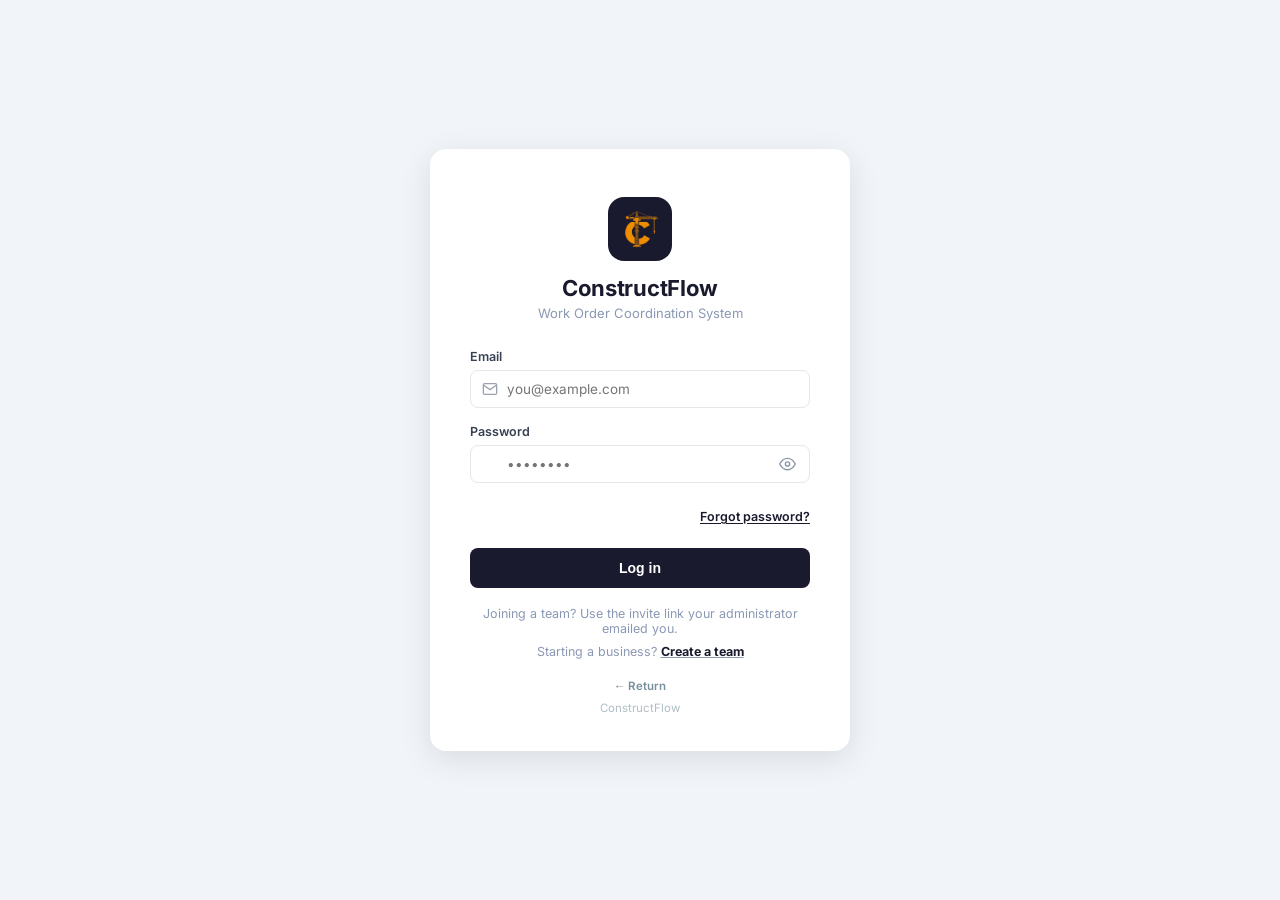
<file: login.html>
<!DOCTYPE html>
<html lang="en">
<head>
<meta charset="UTF-8"/>
<meta name="viewport" content="width=device-width,initial-scale=1.0"/>
<meta name="theme-color" content="#f59e0b"/>
<link rel="manifest" href="manifest.json"/>
<title>ConstructFlow — Sign In</title>
<link rel="stylesheet" href="style.css"/>
<link rel="stylesheet" href="style-auth.css"/>
<link rel="icon" type="image/x-icon" href="logo/favicon.ico"/>
<link rel="icon" type="image/png" sizes="96x96" href="logo/favicon-96.png"/>
<link rel="apple-touch-icon" sizes="180x180" href="logo/apple-touch-icon.png"/>
<!-- Installed app: logo and name, right after the phone's own launch screen.
     Once per session. Styled here, not in style.css, so it is hidden even
     when a cached style.css from before an update is in use. -->
<style>
.cf-launch{display:none}
html.cf-launching .cf-launch{display:flex !important;position:fixed;inset:0;z-index:10000;
  align-items:center;justify-content:center;gap:12px;background:#0f1117;transition:opacity .3s}
.cf-launch.out{opacity:0}
.cf-launch img{width:48px;height:48px;display:block}
.cf-launch span{font-family:'Inter',sans-serif;font-weight:700;font-size:21px;letter-spacing:.3px;color:#f1f5f9}
</style>
<script>
(function(){
  try{
    var standalone = matchMedia('(display-mode: standalone)').matches || navigator.standalone;
    if(!standalone || sessionStorage.getItem('cf_launched')) return;
    var html = document.documentElement;
    html.classList.add('cf-launching');
    if(!sessionStorage.getItem('cf_launch_t')) sessionStorage.setItem('cf_launch_t', String(Date.now()));
    addEventListener('load', function(){
      var shown = Date.now() - Number(sessionStorage.getItem('cf_launch_t') || Date.now());
      setTimeout(function(){
        sessionStorage.setItem('cf_launched', '1');
        var el = document.querySelector('.cf-launch');
        if(el) el.classList.add('out');
        setTimeout(function(){ html.classList.remove('cf-launching'); }, 320);
      }, Math.max(0, 900 - shown));
    });
  }catch(e){}
})();
</script>
</head>
<body data-page="login">
<div class="cf-launch" aria-hidden="true" style="display:none"><img src="logo/logo-mark.png" alt=""/><span>CONSTRUCTFLOW</span></div>

<div class="toast-container" id="toasts"></div>

<!-- ═══════LOGIN════════ -->
<div id="login" class="screen active">
  <div class="login-box">
    <a href="index.html" class="login-brand">
            <div class="login-icon">
        <img src="logo/logo.png" alt="ConstructFlow" style="width:38px;height:38px;display:block"/>
      </div>
      <div class="login-title">ConstructFlow</div>
      <div class="login-sub">Work Order Coordination System</div>
    </a>

    <div class="auth-banner" id="l-banner" role="status" aria-live="polite"></div>

    <div class="login-form">
      <div class="login-group">
        <label for="l-email">Email</label>
        <div class="input-wrap">
          <svg viewBox="0 0 24 24" fill="none" stroke="currentColor" stroke-width="2"><path d="M4 4h16c1.1 0 2 .9 2 2v12c0 1.1-.9 2-2 2H4c-1.1 0-2-.9-2-2V6c0-1.1.9-2 2-2z"/><polyline points="22,6 12,13 2,6"/></svg>
          <input type="email" id="l-email" autocomplete="email" placeholder="you@example.com"/>
        </div>
      </div>

      <div class="login-group">
        <label for="l-pass">Password</label>
        <div class="input-wrap">
          <svg viewBox="0 0 24 24" fill="none" stroke="currentColor" stroke-width="2"><rect x="3" y="11" width="18" height="11" rx="2"/><path d="M7 11V7a5 5 0 0 1 10 0v4"/></svg>
          <input type="password" id="l-pass" autocomplete="current-password" placeholder="••••••••"/>
        </div>
      </div>

      <div class="auth-row-between">
        <button type="button" class="auth-link" onclick="openForgot()">Forgot password?</button>
      </div>

      <div class="login-err" id="l-err" role="alert"></div>

      <button class="btn-login" id="l-submit" onclick="doLogin()">Log in</button>
    </div>

    <div class="auth-alt">
      Joining a team? Use the invite link your administrator emailed you.
    </div>

    <div class="auth-alt" style="margin-top:8px">
      Starting a business?
        <a href="create-team.html" class="auth-link-muted"><b>Create a team</b></a>
    </div>

        <div class="login-footer">
      <a href="index.html" class="login-home">&larr; Return</a>
    </div>
    <div class="login-footer" style="margin-top:8px">ConstructFlow</div>
  </div>
</div>

<!-- ══════════════════════════════════════════════════════
     FORGOT PASSWORD
     ══════════════════════════════════════════════════════ -->
<div class="auth-overlay" id="modal-forgot" role="dialog" aria-modal="true" aria-labelledby="fg-heading">
  <div class="auth-modal">
    <div class="auth-modal-head">
      <div>
        <h2 id="fg-heading">Reset password</h2>
        <p id="fg-sub">Forgot your password? We'll email you a code.</p>
      </div>
      <button class="auth-x" onclick="closeAuthModal('modal-forgot')" aria-label="Close">&times;</button>
    </div>

    <div class="auth-steps" id="fg-steps">
      <div class="auth-step current" data-step="1">
        <div class="auth-step-dot">1</div><div class="auth-step-label">Your email</div>
      </div>
      <div class="auth-step-bar"></div>
      <div class="auth-step" data-step="2">
        <div class="auth-step-dot">2</div><div class="auth-step-label">Verify code</div>
      </div>
      <div class="auth-step-bar"></div>
      <div class="auth-step" data-step="3">
        <div class="auth-step-dot">3</div><div class="auth-step-label">New password</div>
      </div>
    </div>

    <div class="auth-modal-body">

      <!-- Step 1 — email -->
      <div class="auth-pane active" id="fg-pane-1">
        <div class="auth-field">
          <label for="f-email">Registered email <span>*</span></label>
          <input class="auth-input" type="email" id="f-email" autocomplete="email" placeholder="you@example.com"/>
        </div>
        <div class="auth-err" id="fg-err-1" role="alert"></div>
        <button class="auth-btn" id="fg-btn-1" onclick="forgotStart()">Send code</button>
      </div>

      <!-- Step 2 — verify code -->
      <div class="auth-pane" id="fg-pane-2">
        <p class="auth-sent-to">
          If <b id="fg-email-echo"></b> is registered, a 6-character code is on its way.
          Enter it below.
        </p>
        <div class="auth-code" id="fg-code" data-target="forgotVerify">
          <input maxlength="1" inputmode="text" autocomplete="one-time-code" aria-label="Code character 1"/>
          <input maxlength="1" inputmode="text" aria-label="Code character 2"/>
          <input maxlength="1" inputmode="text" aria-label="Code character 3"/>
          <input maxlength="1" inputmode="text" aria-label="Code character 4"/>
          <input maxlength="1" inputmode="text" aria-label="Code character 5"/>
          <input maxlength="1" inputmode="text" aria-label="Code character 6"/>
        </div>
        <div class="auth-err" id="fg-err-2" role="alert"></div>
        <button class="auth-btn" id="fg-btn-2" onclick="forgotVerify()">Verify code</button>
        <div class="auth-resend">
          Didn't get it?
          <button id="fg-resend" onclick="forgotResend()">Resend code</button>
        </div>
      </div>

      <!-- Step 3 — new password -->
      <div class="auth-pane" id="fg-pane-3">
        <div class="auth-field">
          <label for="f-pass">New password <span>*</span></label>
          <input class="auth-input" type="password" id="f-pass" autocomplete="new-password"
                 placeholder="••••••••" oninput="paintRules('f-pass','fg-rules')"/>
        </div>

        <div class="auth-rules" id="fg-rules">
          <div class="auth-rule" data-rule="len"><span class="auth-rule-mark">✓</span>At least 8 characters</div>
          <div class="auth-rule" data-rule="upper"><span class="auth-rule-mark">✓</span>At least 1 uppercase letter</div>
          <div class="auth-rule" data-rule="lower"><span class="auth-rule-mark">✓</span>At least 1 lowercase letter</div>
          <div class="auth-rule" data-rule="num"><span class="auth-rule-mark">✓</span>At least 1 number</div>
        </div>

        <div class="auth-field">
          <label for="f-pass2">Confirm new password <span>*</span></label>
          <input class="auth-input" type="password" id="f-pass2" autocomplete="new-password" placeholder="••••••••"/>
        </div>
        <div class="auth-err" id="fg-err-3" role="alert"></div>
        <button class="auth-btn" id="fg-btn-3" onclick="forgotReset()">Reset password</button>
      </div>

    </div>
  </div>
</div>

<!-- ══════════════════════════════════════════════════════
     AWAITING TEAM APPROVAL
     ══════════════════════════════════════════════════════ -->
<div class="auth-overlay" id="modal-pending" role="dialog" aria-modal="true" aria-labelledby="pend-heading">
  <div class="auth-modal" style="max-width:400px">
    <div class="auth-modal-head">
      <div><h2 id="pend-heading">Waiting for approval</h2></div>
      <button class="auth-x" onclick="closeAuthModal('modal-pending')" aria-label="Close">&times;</button>
    </div>
    <div class="auth-modal-body">
      <div class="auth-wait">
        <div class="auth-wait-badge">
          <svg viewBox="0 0 24 24" fill="none" stroke="currentColor" stroke-width="1.8">
            <circle cx="12" cy="12" r="9"/><polyline points="12 7 12 12 15 14"/>
          </svg>
        </div>
        <h3 id="pend-team">Your request is pending</h3>
        <p>An administrator needs to approve you before you can start working. You'll get access as soon as they do.</p>
      </div>
      <button class="auth-btn-ghost" onclick="signOutFromPending()">Sign out</button>
    </div>
  </div>
</div>

<script src="auth.js"></script>
</body>
</html>
</file>
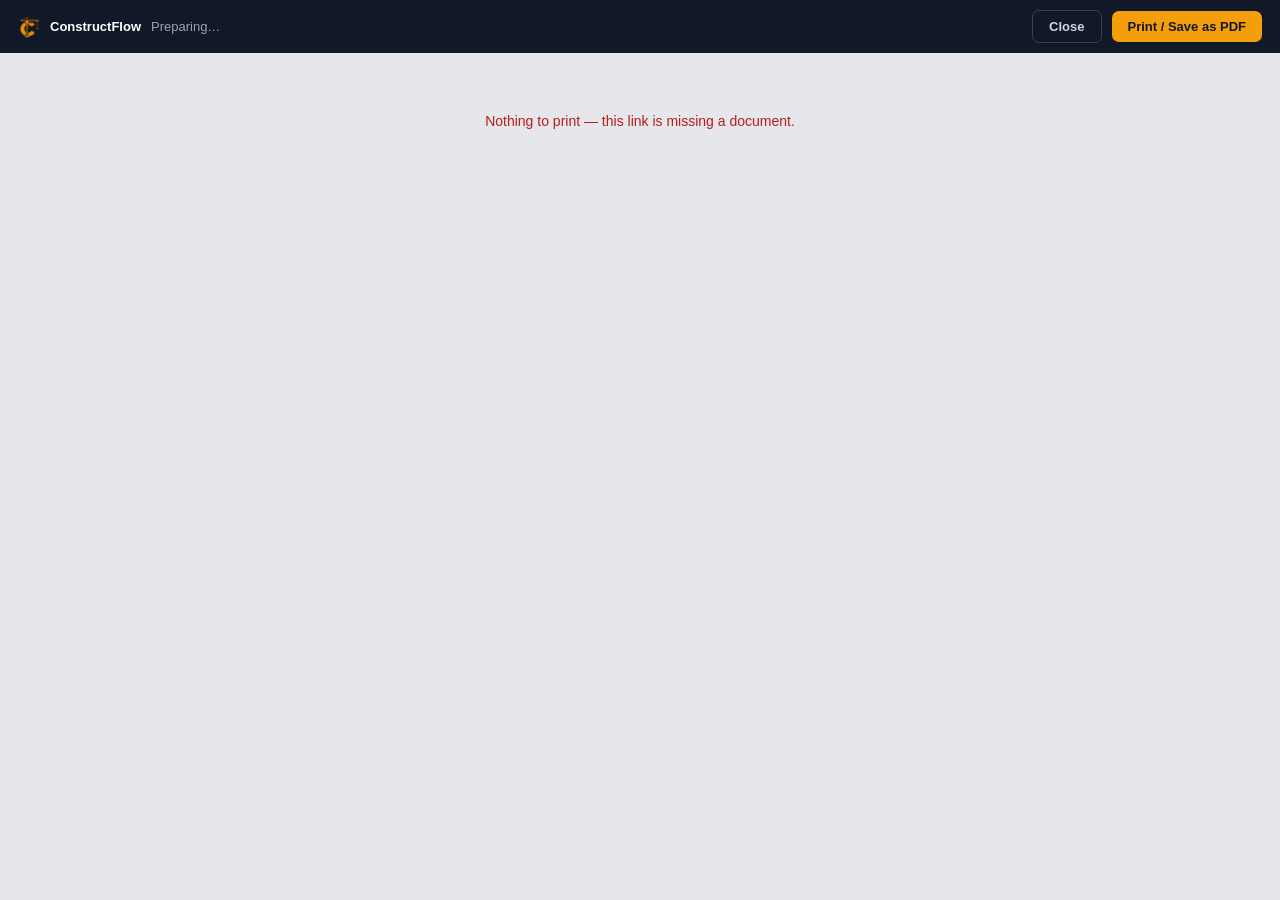
<file: print.html>
<!DOCTYPE html>
<html lang="en">
<head>
<meta charset="UTF-8"/>
<meta name="viewport" content="width=device-width,initial-scale=1.0"/>
<title>ConstructFlow — Summary</title>
<link rel="stylesheet" href="print.css"/>
<link rel="icon" type="image/x-icon" href="logo/favicon.ico"/>
</head>
<body>

<!-- Screen-only toolbar. Hidden by the print stylesheet so it never
     reaches paper. -->
<div class="pr-bar" id="pr-bar">
  <div class="pr-bar-left">
    <img src="logo/logo.png" alt="" width="22" height="22"/>
    <strong>ConstructFlow</strong>
    <span id="pr-bar-what">Preparing…</span>
  </div>
  <div class="pr-bar-right">
    <label class="pr-check" id="pr-photos-wrap" hidden>
      <input type="checkbox" id="pr-photos"/> <span id="pr-photos-label">Include photos</span>
    </label>
    <button class="pr-btn pr-btn-ghost" onclick="closeDocument()">Close</button>
    <button class="pr-btn" id="pr-print" onclick="window.print()">Print / Save as PDF</button>
  </div>
</div>

<div class="pr-state" id="pr-state">Loading…</div>

<!-- .sheet is the paper; .page is the ink. fitToPage() scales .page so the
     content fills the sheet, which keeps the paper a constant A4 on screen
     while the content grows or shrinks inside it. -->
<main class="sheet" id="sheet" hidden><div class="page" id="page"></div></main>
<!-- Page two: the photos, when they are included. Same zoom as page one. -->
<main class="sheet" id="sheet2" hidden><div class="page" id="page2"></div></main>

<script src="print.js"></script>
</body>
</html>
</file>
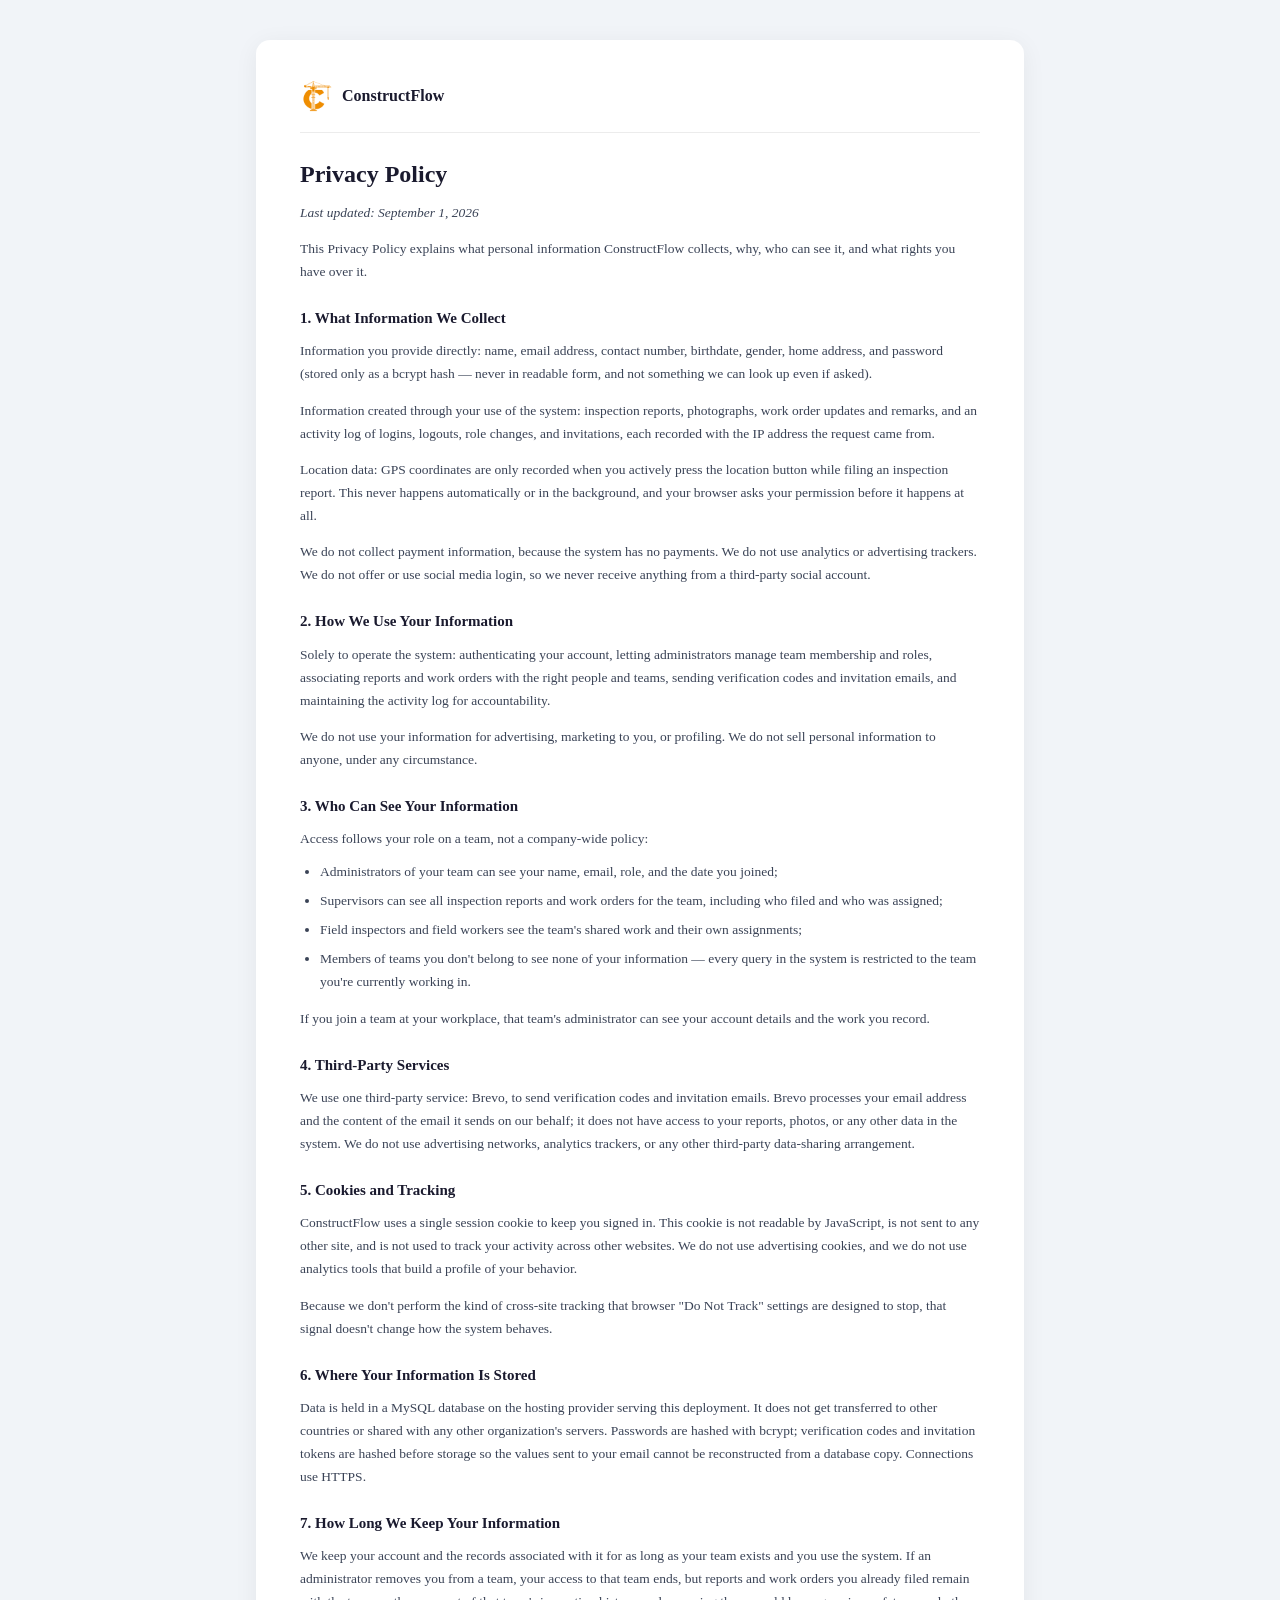
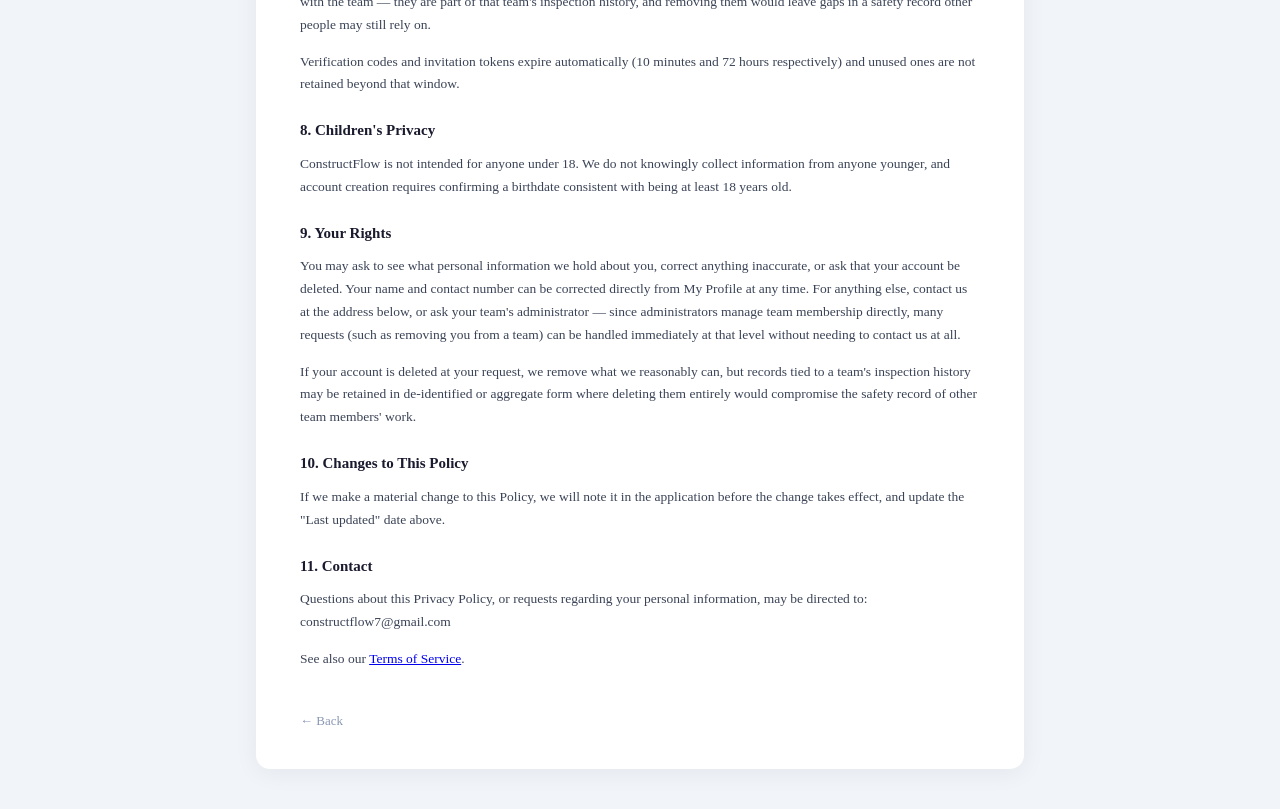
<file: privacy.html>
<!DOCTYPE html>
<html lang="en">
<head>
<meta charset="UTF-8"/>
<meta name="viewport" content="width=device-width,initial-scale=1.0"/>
<title>Privacy Policy — ConstructFlow</title>
<link rel="stylesheet" href="style-auth.css"/>
<link rel="icon" type="image/x-icon" href="logo/favicon.ico"/>
<style>
body{background:var(--auth-page);margin:0;padding:40px 20px}
.legal-page{max-width:680px;margin:0 auto;background:#fff;border-radius:14px;padding:40px 44px;box-shadow:0 4px 24px rgba(0,0,0,.06)}
.legal-page-head{display:flex;align-items:center;gap:10px;margin-bottom:28px;padding-bottom:20px;border-bottom:1px solid #ececec}
.legal-page-head img{width:32px;height:32px}
.legal-page-head span{font-weight:800;font-size:16px;color:var(--auth-ink)}
#legal-content h1{font-size:24px;color:var(--auth-ink);margin-bottom:4px}
#legal-content h2{font-size:15px;color:var(--auth-ink);margin-top:26px;margin-bottom:6px}
#legal-content p{font-size:13.5px;line-height:1.7;color:#3a4356;margin-bottom:10px}
#legal-content p.short{font-style:italic;color:#6b7688}
#legal-content ul{margin:0 0 12px 20px;padding:0}
#legal-content li{font-size:13.5px;line-height:1.7;color:#3a4356;margin-bottom:6px}
.legal-page-back{display:inline-block;margin-top:32px;font-size:13px;color:var(--auth-mute);text-decoration:none}
.legal-page-back:hover{color:var(--auth-ink)}
</style>
</head>
<body>
<div class="legal-page">
  <div class="legal-page-head">
    <img src="logo/logo.png" alt=""/>
    <span>ConstructFlow</span>
  </div>

  <div id="legal-content">

<h1>Privacy Policy</h1>
<p><em>Last updated: September 1, 2026</em></p>

<p>This Privacy Policy explains what personal information ConstructFlow collects, why, who can see it, and what rights you have over it.</p>

<h2>1. What Information We Collect</h2>
<p>Information you provide directly: name, email address, contact number, birthdate, gender, home address, and password (stored only as a bcrypt hash — never in readable form, and not something we can look up even if asked).</p>
<p>Information created through your use of the system: inspection reports, photographs, work order updates and remarks, and an activity log of logins, logouts, role changes, and invitations, each recorded with the IP address the request came from.</p>
<p>Location data: GPS coordinates are only recorded when you actively press the location button while filing an inspection report. This never happens automatically or in the background, and your browser asks your permission before it happens at all.</p>
<p>We do not collect payment information, because the system has no payments. We do not use analytics or advertising trackers. We do not offer or use social media login, so we never receive anything from a third-party social account.</p>

<h2>2. How We Use Your Information</h2>
<p>Solely to operate the system: authenticating your account, letting administrators manage team membership and roles, associating reports and work orders with the right people and teams, sending verification codes and invitation emails, and maintaining the activity log for accountability.</p>
<p>We do not use your information for advertising, marketing to you, or profiling. We do not sell personal information to anyone, under any circumstance.</p>

<h2>3. Who Can See Your Information</h2>
<p>Access follows your role on a team, not a company-wide policy:</p>
<ul>
  <li>Administrators of your team can see your name, email, role, and the date you joined;</li>
  <li>Supervisors can see all inspection reports and work orders for the team, including who filed and who was assigned;</li>
  <li>Field inspectors and field workers see the team's shared work and their own assignments;</li>
  <li>Members of teams you don't belong to see none of your information — every query in the system is restricted to the team you're currently working in.</li>
</ul>
<p>If you join a team at your workplace, that team's administrator can see your account details and the work you record.</p>

<h2>4. Third-Party Services</h2>
<p>We use one third-party service: Brevo, to send verification codes and invitation emails. Brevo processes your email address and the content of the email it sends on our behalf; it does not have access to your reports, photos, or any other data in the system. We do not use advertising networks, analytics trackers, or any other third-party data-sharing arrangement.</p>

<h2>5. Cookies and Tracking</h2>
<p>ConstructFlow uses a single session cookie to keep you signed in. This cookie is not readable by JavaScript, is not sent to any other site, and is not used to track your activity across other websites. We do not use advertising cookies, and we do not use analytics tools that build a profile of your behavior.</p>
<p>Because we don't perform the kind of cross-site tracking that browser "Do Not Track" settings are designed to stop, that signal doesn't change how the system behaves.</p>

<h2>6. Where Your Information Is Stored</h2>
<p>Data is held in a MySQL database on the hosting provider serving this deployment. It does not get transferred to other countries or shared with any other organization's servers. Passwords are hashed with bcrypt; verification codes and invitation tokens are hashed before storage so the values sent to your email cannot be reconstructed from a database copy. Connections use HTTPS.</p>

<h2>7. How Long We Keep Your Information</h2>
<p>We keep your account and the records associated with it for as long as your team exists and you use the system. If an administrator removes you from a team, your access to that team ends, but reports and work orders you already filed remain with the team — they are part of that team's inspection history, and removing them would leave gaps in a safety record other people may still rely on.</p>
<p>Verification codes and invitation tokens expire automatically (10 minutes and 72 hours respectively) and unused ones are not retained beyond that window.</p>

<h2>8. Children's Privacy</h2>
<p>ConstructFlow is not intended for anyone under 18. We do not knowingly collect information from anyone younger, and account creation requires confirming a birthdate consistent with being at least 18 years old.</p>

<h2>9. Your Rights</h2>
<p>You may ask to see what personal information we hold about you, correct anything inaccurate, or ask that your account be deleted. Your name and contact number can be corrected directly from My Profile at any time. For anything else, contact us at the address below, or ask your team's administrator — since administrators manage team membership directly, many requests (such as removing you from a team) can be handled immediately at that level without needing to contact us at all.</p>
<p>If your account is deleted at your request, we remove what we reasonably can, but records tied to a team's inspection history may be retained in de-identified or aggregate form where deleting them entirely would compromise the safety record of other team members' work.</p>

<h2>10. Changes to This Policy</h2>
<p>If we make a material change to this Policy, we will note it in the application before the change takes effect, and update the "Last updated" date above.</p>

<h2>11. Contact</h2>
<p>Questions about this Privacy Policy, or requests regarding your personal information, may be directed to: constructflow7@gmail.com</p>

<p>See also our <a href="terms.html">Terms of Service</a>.</p>

  </div>

  <a href="#" onclick="history.back(); return false;" class="legal-page-back">&larr; Back</a>
</div>
</body>
</html>
</file>
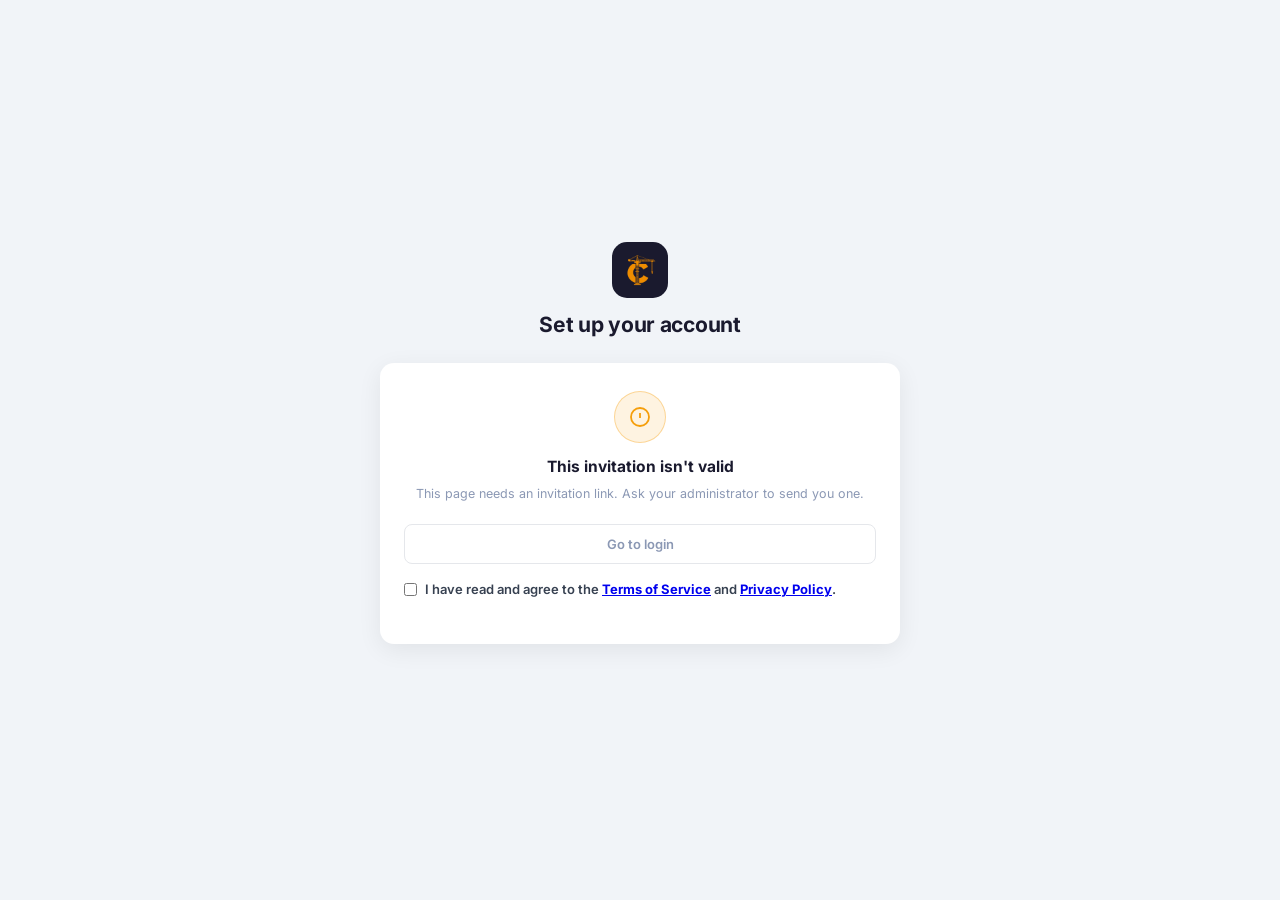
<file: setup-account.html>
<!DOCTYPE html>
<html lang="en">
<head>
<meta charset="UTF-8"/>
<meta name="viewport" content="width=device-width,initial-scale=1.0"/>
<meta name="theme-color" content="#f59e0b"/>
<link rel="manifest" href="manifest.json"/>
<title>ConstructFlow — Set up your account</title>
<link rel="stylesheet" href="style.css"/>
<link rel="stylesheet" href="style-auth.css"/>
<link rel="icon" type="image/x-icon" href="logo/favicon.ico"/>
<link rel="icon" type="image/png" sizes="96x96" href="logo/favicon-96.png"/>
<link rel="apple-touch-icon" sizes="180x180" href="logo/apple-touch-icon.png"/>
</head>
<body data-page="setup-account">

<div class="toast-container" id="toasts"></div>

<div class="team-page">
  <div class="team-wrap">

    <div class="team-head">
      <div class="team-mark">
        <img src="logo/logo.png" alt="ConstructFlow" style="width:32px;height:32px;display:block"/>
      </div>
      <h1 id="sa-title">Set up your account</h1>
      <p id="sa-sub">Checking your invitation&hellip;</p>
    </div>

    <div class="auth-banner" id="sa-banner" role="status" aria-live="polite"></div>

    <div class="team-card" style="padding:0">

      <div class="auth-steps" id="sa-steps" style="display:none">
        <div class="auth-step current" data-step="1">
          <div class="auth-step-dot">1</div><div class="auth-step-label">Your details</div>
        </div>
        <div class="auth-step-bar"></div>
        <div class="auth-step" data-step="2">
          <div class="auth-step-dot">2</div><div class="auth-step-label">Password</div>
        </div>
      </div>

      <div class="auth-modal-body">

        <!-- ── LOADING ────────────────────────────────────── -->
        <div class="auth-pane active" id="sa-pane-load">
          <p class="auth-sent-to" style="margin-bottom:0">One moment&hellip;</p>
        </div>

        <!-- ── DEAD LINK ──────────────────────────────────────
             Expired, revoked, already used, or never existed. The
             server gives one message for all four so a guessed token
             cannot tell them apart. -->
        <div class="auth-pane" id="sa-pane-dead">
          <div class="auth-wait">
            <div class="auth-wait-badge">
              <svg viewBox="0 0 24 24" fill="none" stroke="currentColor" stroke-width="1.8">
                <circle cx="12" cy="12" r="9"/><line x1="12" y1="8" x2="12" y2="13"/><line x1="12" y1="16" x2="12.01" y2="16"/>
              </svg>
            </div>
            <h3>This invitation isn't valid</h3>
            <p id="sa-dead-msg">
              The link may have expired, already been used, or been cancelled.
              Ask your administrator to send a new one.
            </p>
          </div>
          <a class="auth-btn-ghost" href="login.html" style="display:block;text-align:center;text-decoration:none;margin-top:16px">Go to login</a>
        </div>

        <!-- ── ALREADY REGISTERED ─────────────────────────────
             The address already has an account, so there is nothing
             to set up. Logging in claims the invitation. -->
        <div class="auth-pane" id="sa-pane-known">
          <p class="auth-sent-to">
            <b id="sa-inviter2"></b> invited you to <b id="sa-team2"></b> as
            <b id="sa-role2"></b>.<br>
            You already have a ConstructFlow account, so log in with
            <b id="sa-email2"></b> and you'll be added straight away.
          </p>
          <a class="auth-btn" id="sa-login-link" href="login.html" style="display:block;text-align:center;text-decoration:none">Log in to accept</a>
        </div>

        <!-- ── STEP 1 · IDENTITY, GENDER, ADDRESS ─────────── -->
        <div class="auth-pane" id="sa-pane-1">
          <p class="auth-sent-to">
            <b id="sa-inviter"></b> invited you to <b id="sa-team"></b> as
            <b id="sa-role"></b>.<br>
            Check the details below and correct anything that's wrong.
          </p>

          <div class="auth-field">
            <label for="sa-email">Email</label>
            <input class="auth-input" id="sa-email" disabled/>
          </div>

          <div class="auth-grid-2">
            <div class="auth-field">
              <label for="sa-first">First name <span>*</span></label>
              <input class="auth-input" id="sa-first" maxlength="60" autocomplete="given-name"/>
            </div>
            <div class="auth-field">
              <label for="sa-last">Last name <span>*</span></label>
              <input class="auth-input" id="sa-last" maxlength="60" autocomplete="family-name"/>
            </div>
          </div>

          <div class="auth-grid-2">
            <div class="auth-field">
              <label for="sa-birth">Birthdate <span>*</span></label>
              <input class="auth-input" type="date" id="sa-birth"/>
            </div>
            <div class="auth-field">
              <label for="sa-gender">Gender <span>*</span></label>
              <select class="auth-input" id="sa-gender">
                <option value="">Select&hellip;</option>
                <option value="male">Male</option>
                <option value="female">Female</option>
                <option value="other">Other</option>
                <option value="prefer_not_to_say">Prefer not to say</option>
              </select>
            </div>
          </div>

          <div class="auth-field">
            <label for="sa-address">Address <span>*</span></label>
            <input class="auth-input" id="sa-address" maxlength="255" autocomplete="street-address"
                   placeholder="123 Rizal St, Barangay Poblacion, Marikina"/>
          </div>

          <div class="auth-field">
            <label for="sa-contact">Contact number <span>*</span></label>
            <input class="auth-input" type="tel" id="sa-contact" inputmode="tel" autocomplete="tel"
                   maxlength="20" placeholder="0917 123 4567"/>
          </div>

          <div class="auth-err" id="sa-err-1" role="alert"></div>
          <button class="auth-btn" id="sa-btn-1" onclick="saNext()">Continue</button>
        </div>

        <!-- ── STEP 2 · PASSWORD ──────────────────────────── -->
        <div class="auth-pane" id="sa-pane-2">
          <p class="auth-sent-to">
            Choose a password. You'll use it with <b id="sa-email-echo"></b> to log in.
          </p>

          <div class="auth-field">
            <label for="sa-pass">Password <span>*</span></label>
            <input class="auth-input" type="password" id="sa-pass" autocomplete="new-password"
                   placeholder="&bull;&bull;&bull;&bull;&bull;&bull;&bull;&bull;" oninput="paintRules('sa-pass','sa-rules')"/>
          </div>

          <div class="auth-rules" id="sa-rules">
            <div class="auth-rule" data-rule="len"><span class="auth-rule-mark">✓</span>At least 8 characters</div>
            <div class="auth-rule" data-rule="upper"><span class="auth-rule-mark">✓</span>At least 1 uppercase letter</div>
            <div class="auth-rule" data-rule="lower"><span class="auth-rule-mark">✓</span>At least 1 lowercase letter</div>
            <div class="auth-rule" data-rule="num"><span class="auth-rule-mark">✓</span>At least 1 number</div>
          </div>

          <div class="auth-field">
            <label for="sa-pass2">Confirm password <span>*</span></label>
            <input class="auth-input" type="password" id="sa-pass2" autocomplete="new-password"
                   placeholder="&bull;&bull;&bull;&bull;&bull;&bull;&bull;&bull;"/>
          </div>

          <div class="auth-err" id="sa-err-2" role="alert"></div>
          <button class="auth-btn" id="sa-btn-2" onclick="saComplete()">Create account</button>

          <div class="auth-row-between">
            <button type="button" class="auth-link" onclick="gotoStep('sa',1)">&larr; Back</button>
            <span></span>
          </div>
        </div>

        <div class="auth-field" style="display:flex;align-items:flex-start;gap:8px;margin-top:16px">
          <input type="checkbox" id="sa-terms-agree" style="margin-top:3px"/>
          <label for="sa-terms-agree" style="font-size:13px;line-height:1.5">
            I have read and agree to the
            <a href="#" onclick="openLegalModal('terms'); return false;"><b>Terms of Service</b></a>
            and
            <a href="#" onclick="openLegalModal('privacy'); return false;"><b>Privacy Policy</b></a>.
          </label>
        </div>

      </div>
    </div>

  </div>
</div>

<!-- ══════════════════════════════════════════════════════
    LEGAL DOCUMENT MODAL - terms of service, privacy policy check box
     ══════════════════════════════════════════════════════ -->
<div class="auth-overlay" id="modal-legal" role="dialog" aria-modal="true" aria-labelledby="legal-heading">
  <div class="auth-modal" style="max-width:600px">
    <div class="auth-modal-head">
      <div><h2 id="legal-heading">Loading…</h2></div>
      <button class="auth-x" onclick="closeAuthModal('modal-legal')" aria-label="Close">&times;</button>
    </div>
    <div class="auth-modal-body">
      <div id="legal-scroll-area" style="max-height:360px;overflow-y:auto;padding-right:8px;font-size:13.5px;line-height:1.6;color:var(--auth-mute)">
        <p>Loading…</p>
      </div>
      <button class="auth-btn" id="legal-close-btn" onclick="closeAuthModal('modal-legal')" style="margin-top:16px" disabled>
        Scroll to the bottom to close
      </button>
    </div>
  </div>
</div>

<script src="auth.js"></script>
</body>
</html>
</file>
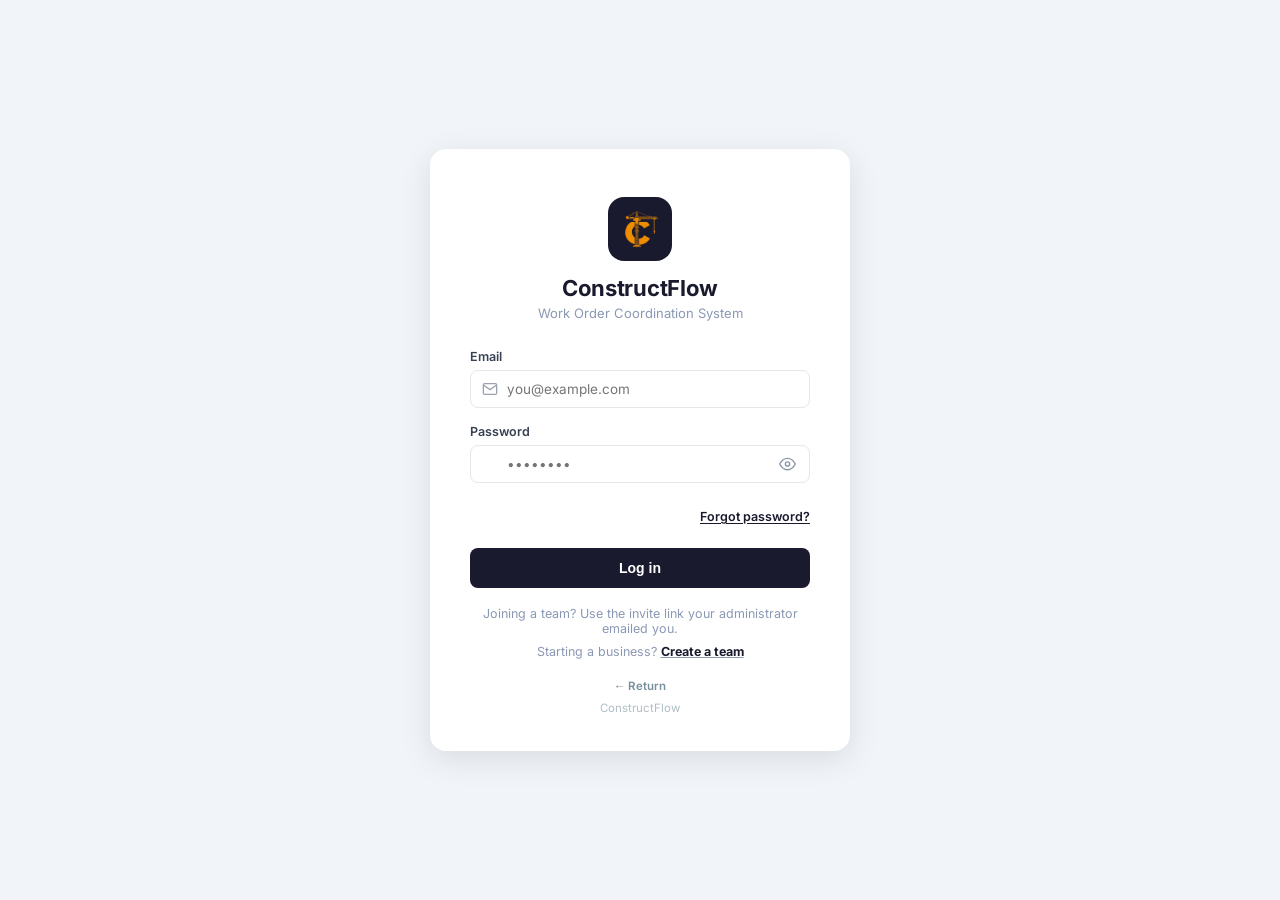
<file: supervisor.html>
<!DOCTYPE html>
<html lang="en">
<head>
<meta charset="UTF-8"/>
<meta name="viewport" content="width=device-width,initial-scale=1.0"/>
<meta name="theme-color" content="#f59e0b"/>
<link rel="manifest" href="manifest.json"/>
<title>ConstructFlow — Supervisor Portal</title>
<!-- Light or dark, before the first paint (the switch is in the settings menu). -->
<script>try{document.documentElement.dataset.theme=localStorage.getItem('cf_theme')==='dark'?'dark':'light'}catch(e){}</script>
<link rel="stylesheet" href="style.css"/>
<link rel="icon" type="image/x-icon" href="logo/favicon.ico"/>
<link rel="icon" type="image/png" sizes="96x96" href="logo/favicon-96.png"/>
<link rel="apple-touch-icon" sizes="180x180" href="logo/apple-touch-icon.png"/>
<!-- Installed app: logo and name, right after the phone's own launch screen.
     Once per session. Styled here, not in style.css, so it is hidden even
     when a cached style.css from before an update is in use. -->
<style>
.cf-launch{display:none}
html.cf-launching .cf-launch{display:flex !important;position:fixed;inset:0;z-index:10000;
  align-items:center;justify-content:center;gap:12px;background:#0f1117;transition:opacity .3s}
.cf-launch.out{opacity:0}
.cf-launch img{width:48px;height:48px;display:block}
.cf-launch span{font-family:'Inter',sans-serif;font-weight:700;font-size:21px;letter-spacing:.3px;color:#f1f5f9}
</style>
<script>
(function(){
  try{
    var standalone = matchMedia('(display-mode: standalone)').matches || navigator.standalone;
    if(!standalone || sessionStorage.getItem('cf_launched')) return;
    var html = document.documentElement;
    html.classList.add('cf-launching');
    if(!sessionStorage.getItem('cf_launch_t')) sessionStorage.setItem('cf_launch_t', String(Date.now()));
    addEventListener('load', function(){
      var shown = Date.now() - Number(sessionStorage.getItem('cf_launch_t') || Date.now());
      setTimeout(function(){
        sessionStorage.setItem('cf_launched', '1');
        var el = document.querySelector('.cf-launch');
        if(el) el.classList.add('out');
        setTimeout(function(){ html.classList.remove('cf-launching'); }, 320);
      }, Math.max(0, 900 - shown));
    });
  }catch(e){}
})();
</script>
</head>
<body data-page="supervisor">
<div class="cf-launch" aria-hidden="true" style="display:none"><img src="logo/logo-mark.png" alt=""/><span>CONSTRUCTFLOW</span></div>
<div class="toast-container" id="toasts"></div>

<div id="supervisor" class="screen active">
  <div class="dash">
    <div class="sidebar-overlay" onclick="closeSidebar()"></div>
    <aside class="sidebar">
      <div class="sidebar-logo"><div class="logo-badge"><img src="logo/logo.png" alt="ConstructFlow"/></div><div class="logo-name">CONSTRUCTFLOW</div></div>
      <div class="sidebar-user">
        <div class="avatar av-blue" id="sup-av">&mdash;</div>
        <div class="user-info"><div class="uname" id="sup-uname">&mdash;</div><div class="urole">Supervisor</div></div>
      </div>
      <nav class="sidebar-nav">
        <div class="nav-label">Main Menu</div>
        <div class="nav-item active" id="sup-nav-dash" onclick="switchView('supervisor','dashboard')">
          <svg viewBox="0 0 24 24" fill="none" stroke="currentColor" stroke-width="2"><rect x="3" y="3" width="7" height="7"/><rect x="14" y="3" width="7" height="7"/><rect x="3" y="14" width="7" height="7"/><rect x="14" y="14" width="7" height="7"/></svg>Dashboard
        </div>
        <div class="nav-item" id="sup-nav-rep" onclick="switchView('supervisor','reports')">
          <svg viewBox="0 0 24 24" fill="none" stroke="currentColor" stroke-width="2"><polyline points="22 12 18 12 15 21 9 3 6 12 2 12"/></svg>Reports &amp; Monitoring
        </div>
        <div class="nav-item" id="sup-nav-workload" onclick="switchView('supervisor','workload')">
          <svg viewBox="0 0 24 24" fill="none" stroke="currentColor" stroke-width="2"><line x1="18" y1="20" x2="18" y2="10"/><line x1="12" y1="20" x2="12" y2="4"/><line x1="6" y1="20" x2="6" y2="14"/></svg>
          Crew Workload
        </div>
        <div class="nav-label">Coordination</div>
        <div class="nav-item" id="sup-nav-tasks" onclick="switchView('supervisor','tasks')">
          <svg viewBox="0 0 24 24" fill="none" stroke="currentColor" stroke-width="2"><path d="M9 11l3 3L22 4"/><path d="M21 12v7a2 2 0 0 1-2 2H5a2 2 0 0 1-2-2V5a2 2 0 0 1 2-2h11"/></svg>
          Inspection Tasks
        </div>
        <div class="nav-item" id="sup-nav-wo" onclick="switchView('supervisor','workorders')">
          <svg viewBox="0 0 24 24" fill="none" stroke="currentColor" stroke-width="2"><path d="M14 2H6a2 2 0 0 0-2 2v16a2 2 0 0 0 2 2h12a2 2 0 0 0 2-2V8z"/><polyline points="14 2 14 8 20 8"/><line x1="16" y1="13" x2="8" y2="13"/><line x1="16" y1="17" x2="8" y2="17"/></svg>Work Orders
        </div>
        <div class="nav-item" id="sup-nav-verify" onclick="switchView('supervisor','verify')">
          <svg viewBox="0 0 24 24" fill="none" stroke="currentColor" stroke-width="2"><path d="M9 11l3 3L22 4"/><path d="M21 12v7a2 2 0 0 1-2 2H5a2 2 0 0 1-2-2V5a2 2 0 0 1 2-2h11"/></svg>
          For Verification
        </div>
      </nav>
      <div class="sidebar-signout">
        <div style="padding:0 4px 10px;font-size:11px;text-align:center">
          <a href="guide.html" style="display:inline-block;margin-bottom:6px;color:var(--muted);text-decoration:none">How severity works</a><br>
          <a href="terms.html" style="color:var(--muted);text-decoration:none">Terms</a>
          <span style="color:var(--muted)"> &middot; </span>
          <a href="privacy.html" style="color:var(--muted);text-decoration:none">Privacy</a>
        </div>
      </div>
    </aside>
    <main class="main">
      <div class="topbar">
                <div class="topbar-left">
          <button class="hamburger" onclick="toggleSidebar()"><svg viewBox="0 0 24 24" fill="none" stroke="currentColor" stroke-width="2"><line x1="3" y1="6" x2="21" y2="6"/><line x1="3" y1="12" x2="21" y2="12"/><line x1="3" y1="18" x2="21" y2="18"/></svg></button>
          <div>
            <span class="topbar-title" id="sup-teamname">&mdash;</span>
            <div class="topbar-teamdesc" id="sup-teamdesc"></div>
          </div>
        </div>

        <div class="topbar-right">
          <div class="topbar-user" style="cursor:default">
            <div><div class="uname" id="sup-topname">&mdash;</div><div class="uemail" id="sup-topemail">&mdash;</div></div>
            <div class="avatar av-blue" id="sup-topav">&mdash;</div>
          </div>

          <div class="menu-wrap">
            <button class="icon-btn" onclick="toggleRoleMenu(event,'sup')" aria-label="Settings">
              <svg viewBox="0 0 24 24" fill="none" stroke="currentColor" stroke-width="2"><circle cx="12" cy="12" r="3"/><path d="M19.4 15a1.65 1.65 0 0 0 .33 1.82l.06.06a2 2 0 1 1-2.83 2.83l-.06-.06a1.65 1.65 0 0 0-1.82-.33 1.65 1.65 0 0 0-1 1.51V21a2 2 0 0 1-4 0v-.09A1.65 1.65 0 0 0 9 19.4a1.65 1.65 0 0 0-1.82.33l-.06.06a2 2 0 1 1-2.83-2.83l.06-.06a1.65 1.65 0 0 0 .33-1.82 1.65 1.65 0 0 0-1.51-1H3a2 2 0 0 1 0-4h.09A1.65 1.65 0 0 0 4.6 9a1.65 1.65 0 0 0-.33-1.82l-.06-.06a2 2 0 1 1 2.83-2.83l.06.06A1.65 1.65 0 0 0 9 4.6a1.65 1.65 0 0 0 1-1.51V3a2 2 0 0 1 4 0v.09a1.65 1.65 0 0 0 1 1.51 1.65 1.65 0 0 0 1.82-.33l.06-.06a2 2 0 1 1 2.83 2.83l-.06.06A1.65 1.65 0 0 0 19.4 9c.14.33.4.6.73.76H21a2 2 0 0 1 0 4h-.09a1.65 1.65 0 0 0-1.51 1z"/></svg>
            </button>
            <div class="menu" id="sup-settings-menu">
              <button class="menu-item" onclick="openRoleProfile('sup')">My Profile</button>
              <button class="menu-item menu-toggle" role="switch" aria-checked="false" data-theme-switch onclick="toggleTheme()"><span>Dark mode</span><span class="switch"></span></button>
              <div style="height:1px;background:var(--border);margin:4px 0"></div>
              <button class="menu-item" style="color:var(--red)" onclick="doSignout()">Sign Out</button>
            </div>
          </div>
        </div>
      </div>
      <div class="content">
        <!-- DASHBOARD -->
        <div class="view active" id="sup-dashboard">
          <div class="page-header"><div><h1>Coordination Hub</h1><p>Review incoming reports and coordinate work order assignments.</p></div></div>
          <div class="summary-card">
            <div class="stats-panel">
            <div class="stat-cell"><div class="stat-label">Total Reports</div><div class="stat-value" id="sup-stat-total">0</div></div>
            <div class="stat-cell"><div class="stat-label">Pending Review</div><div class="stat-value amber" id="sup-stat-pend">0</div></div>
            <div class="stat-cell"><div class="stat-label">Active Work Orders</div><div class="stat-value blue" id="sup-stat-wo">0</div></div>
            <div class="stat-cell"><div class="stat-label">High / Critical</div><div class="stat-value red" id="sup-stat-crit">0</div></div>
          </div>
          </div>
          <!-- Charts (charts.js): severity, status, and the trend per week. -->
          <div class="chart-grid">
            <div class="widget">
              <div class="widget-header"><div><div class="widget-title" id="sup-ch-sev-title">Reports by severity</div><div class="chart-sub" id="sup-ch-sev-sub"></div></div></div>
              <div id="sup-ch-sev" data-chart></div>
            </div>
            <div class="widget">
              <div class="widget-header"><div><div class="widget-title" id="sup-ch-status-title">Reports by status</div><div class="chart-sub" id="sup-ch-status-sub"></div></div></div>
              <div id="sup-ch-status" data-chart></div>
            </div>
            <div class="widget chart-wide">
              <div class="widget-header"><div><div class="widget-title" id="sup-ch-trend-title">Reports over time</div><div class="chart-sub" id="sup-ch-trend-sub"></div></div></div>
              <div id="sup-ch-trend" data-chart></div>
            </div>
          </div>
          <div class="widget">
            <div class="widget-header">
              <div>
                <div class="widget-title">Pending inspection review</div>
              </div>
              <div class="widget-head-actions"><button class="btn btn-sm btn-dark" onclick="switchView('supervisor','reports')">View all</button></div>
            </div>
            <div id="sup-pending-list"><div class="empty-state"><svg viewBox="0 0 24 24" fill="none" stroke="currentColor" stroke-width="1.5"><path d="M9 11l3 3L22 4"/><path d="M21 12v7a2 2 0 0 1-2 2H5a2 2 0 0 1-2-2V5a2 2 0 0 1 2-2h11"/></svg><p>No pending reports</p></div></div>
          </div>
        </div>
        <!-- REPORTS VIEW -->
        <div class="view" id="sup-reports">
          <div class="page-header"><div><h1>Inspection Reports</h1><p>Review and classify all submitted inspection reports.</p></div></div>
          <div class="reports-filter">
            <button class="filter-btn active" onclick="filterSupervisorReports(this,'all')">All</button>
            <button class="filter-btn" onclick="filterSupervisorReports(this,'pending')">Pending</button>
            <button class="filter-btn" onclick="filterSupervisorReports(this,'assigned')">Assigned</button>
            <button class="filter-btn" onclick="filterSupervisorReports(this,'completed')">Completed</button>
          </div>
          <div class="table-wrap">
            <table><thead><tr><th>ID</th><th>Issue</th><th>Inspector</th><th>Severity</th><th>Submitted</th><th>Status</th></tr></thead>
            <tbody id="sup-rep-table"></tbody></table>
          </div>
          <div class="mobile-card-list" id="sup-rep-cards"></div>
        </div>
        <!-- WORK ORDERS VIEW -->
        <div class="view" id="sup-workorders">
          <div class="page-header"><div><h1>Work Orders</h1><p>All generated work orders and their progress.</p></div></div>
          <div class="table-wrap">
            <table><thead><tr><th>WO #</th><th>Issue</th><th>Assigned To</th><th>Priority</th><th>Created</th><th>Status</th></tr></thead>
            <tbody id="sup-wo-table"></tbody></table>
          </div>
          <div class="mobile-card-list" id="sup-wo-cards"></div>
        </div>
        <!-- WORKLOAD -->
        <div class="view" id="sup-workload">
          <div class="page-header">
            <div><h1>Crew Workload</h1><p>Who has finished what, over a period you choose.</p></div>
          </div>
          <div class="filter-bar">
            <div class="fb-field">
              <label>Date</label>
              <select class="form-control" id="sw-wl-range" onchange="wlRangePreset('sw',this.value)">
                <option value="30">Last 30 days</option>
                <option value="month">This month</option>
                <option value="90">Last 90 days</option>
                <option value="all">All time</option>
                <option value="custom">Custom dates&hellip;</option>
              </select>
            </div>
            <!-- Only for "Custom dates". A preset fills these and applies
                 itself, so leaving them on screen offered a second way to
                 say the same thing. -->
            <div class="fb-dates fb-hide" id="sw-wl-dates">
              <div class="fb-field"><label>From</label><input type="date" class="form-control" id="sw-wl-from"/></div>
              <div class="fb-field"><label>To</label><input type="date" class="form-control" id="sw-wl-to"/></div>
              <button class="btn btn-amber" onclick="wlLoad('sw')">Apply</button>
            </div>
            <div class="fb-field">
              <label>Rank by</label>
              <div class="reports-filter" style="margin:0">
                <button class="filter-btn active" id="sw-wl-mode-weighted" onclick="wlSetMode('sw','weighted')">Weighted</button>
                <button class="filter-btn" id="sw-wl-mode-count" onclick="wlSetMode('sw','count')">Count</button>
              </div>
            </div>
            <div class="fb-actions">
              <button class="btn btn-dark" onclick="wlPrint('sw')">Print / Save as PDF</button>
            </div>
          </div>
          <div id="sw-wl-body"></div>
        </div>

        <!-- VERIFICATION VIEW -->
        <div class="view" id="sup-verify">
          <div class="page-header"><div><h1>For Verification</h1><p>Work orders the field worker has marked done.</p></div></div>
          <div class="widget">
            <div id="sup-verify-list"></div>
          </div>
        </div>
        <!-- TASK VIEW -->
          <div class="view" id="sup-tasks">
          <div class="page-header">
            <div><h1>Inspection Tasks</h1><p>Create and assign inspection tasks to Field Inspectors.</p></div>
            <div class="ph-actions">
              <button class="btn btn-amber" onclick="openCreateTask()">Create task</button>
            </div>
          </div>
          <div class="table-wrap">
            <table>
              <thead><tr><th>Code</th><th>Title</th><th>Inspector</th><th>Location</th><th>Status</th><th>Due</th></tr></thead>
              <tbody id="sup-tasks-table"></tbody>
            </table>
          </div>
          <div class="mobile-card-list" id="sup-tasks-cards"></div>
        </div>
      </div>
    </main>
  </div>
</div>

<!-- ══════════ MODALS ══════════ -->

<!-- Create Task -->
<div class="overlay" id="modal-create-task">
  <div class="modal">
    <div class="modal-header">
      <div><h2>Create Inspection Task</h2><p>Assign a new inspection to a Field Inspector.</p></div>
      <button class="btn-close" onclick="closeModal('modal-create-task')">×</button>
    </div>
    <div class="modal-body">
      <div class="form-group"><label>Assign To <span>*</span></label>
        <select class="form-control" id="ct-inspector"><option value="">Select field inspector...</option></select>
      </div>
      <div class="form-group"><label>Task Title <span>*</span></label><input class="form-control" id="ct-title" maxlength="200" placeholder="e.g. Weekly Structural Check – Sector B"/></div>
      <div class="form-group"><label>Description</label><textarea class="form-control" id="ct-desc" placeholder="Optional instructions for the inspector..."></textarea></div>
      <div class="form-row">
      <div class="form-group"><label>Location <span>*</span></label>
        <input class="form-control" id="ct-loc" maxlength="255" placeholder="Province, Municipality, Barangay"/>
      </div>
      <div class="form-group"><label>Due Date</label><input type="date" class="form-control" id="ct-due"/></div>
      </div>
    </div>
    <div class="modal-footer">
      <button class="btn btn-dark" onclick="closeModal('modal-create-task')">Cancel</button>
      <button class="btn btn-amber" onclick="createTask()">Create & Assign Task</button>
    </div>
  </div>
</div>

<!-- Manage a task nobody has inspected yet: edit, reassign or cancel -->
<div class="overlay" id="modal-manage-task">
  <div class="modal">
    <div class="modal-header">
      <div><h2>Manage Task</h2><p id="mt-sub"></p></div>
      <button class="btn-close" onclick="closeModal('modal-manage-task')">×</button>
    </div>
    <div class="modal-body">
      <input type="hidden" id="mt-id"/>

      <!-- READ-ONLY — where the task opens. Nothing changes until Edit. -->
      <div id="mt-view">
        <div class="detail-row"><span class="detail-label">Title</span><span class="detail-value" id="mt-v-title">&mdash;</span></div>
        <div class="detail-row"><span class="detail-label">Location</span><span class="detail-value" id="mt-v-loc">&mdash;</span></div>
        <div class="detail-row"><span class="detail-label">Due Date</span><span class="detail-value" id="mt-v-due">&mdash;</span></div>
        <div class="detail-row"><span class="detail-label">Inspector</span><span class="detail-value" id="mt-v-insp">&mdash;</span></div>
        <div style="padding:10px 0 2px">
          <div class="detail-label" style="margin-bottom:5px">Description</div>
          <div id="mt-v-desc" style="font-size:13px;color:var(--label);line-height:1.65"></div>
        </div>
      </div>

      <!-- EDIT — the form, plus handing the task on or cancelling it. -->
      <div id="mt-edit" style="display:none">
        <div class="form-group"><label>Task Title <span>*</span></label><input class="form-control" id="mt-title" maxlength="200"/></div>
        <div class="form-group"><label>Description</label><textarea class="form-control" id="mt-desc" placeholder="Optional instructions for the inspector..."></textarea></div>
        <div class="form-row">
          <div class="form-group"><label>Location <span>*</span></label><input class="form-control" id="mt-loc" maxlength="255"/></div>
          <div class="form-group"><label>Due Date</label><input type="date" class="form-control" id="mt-due"/></div>
        </div>
        <div class="prof-section">
          <div class="section-title">Cancel this task</div>
          <p class="prof-section-note">For a task that is no longer needed. The inspector will no longer see it.</p>
          <div class="form-group" style="margin-bottom:10px"><input class="form-control" id="mt-reason" placeholder="Reason, e.g. duplicate of another task"/></div>
          <button class="btn btn-danger" onclick="cancelManagedTask()">Cancel task</button>
        </div>
      </div>
    </div>
    <div class="modal-footer">
      <button class="btn btn-dark"  id="mt-close-btn"    onclick="closeModal('modal-manage-task')">Close</button>
      <button class="btn btn-amber" id="mt-edit-btn"     onclick="manageTaskMode('edit')">Edit</button>
      <button class="btn btn-dark"  id="mt-reassign-btn" style="display:none" onclick="reassignManagedTask()">Reassign inspector</button>
      <button class="btn btn-dark"  id="mt-back-btn"     style="display:none" onclick="manageTaskMode('view')">Back</button>
      <button class="btn btn-amber" id="mt-save-btn"     style="display:none" onclick="saveManagedTask()">Save changes</button>
    </div>
  </div>
</div>

<!-- Edit an open work order: instructions and deadline -->
<div class="overlay" id="modal-edit-wo">
  <div class="modal">
    <div class="modal-header">
      <div><h2>Edit Work Order</h2><p id="ew-sub"></p></div>
      <button class="btn-close" onclick="closeModal('modal-edit-wo')">×</button>
    </div>
    <div class="modal-body">
      <input type="hidden" id="ew-id"/>
      <div class="form-group"><label>Work Instructions</label><textarea class="form-control" id="ew-instructions" placeholder="Describe the work to be done..."></textarea></div>
      <div class="form-group" style="margin-bottom:0"><label>Deadline</label><input type="date" class="form-control" id="ew-deadline"/>
        <div class="form-hint">Leave empty for no deadline.</div>
      </div>
    </div>
    <div class="modal-footer">
      <button class="btn btn-dark" onclick="closeModal('modal-edit-wo')">Cancel</button>
      <button class="btn btn-amber" onclick="saveEditWO()">Save changes</button>
    </div>
  </div>
</div>

<!-- Reassign an inspector: an uninspected task, or a pending site check -->
<div class="overlay overlay-compact" id="modal-pick-inspector">
  <div class="modal">
    <div class="modal-header">
      <div><h2 id="pi-title">Reassign Inspector</h2><p id="pi-sub"></p></div>
      <button class="btn-close" onclick="closeModal('modal-pick-inspector')">×</button>
    </div>
    <div class="modal-body">
      <div class="form-group" style="margin-bottom:0"><label>Field Inspector <span>*</span></label>
        <select class="form-control" id="pi-select"><option value="">Select field inspector...</option></select>
      </div>
    </div>
    <div class="modal-footer">
      <button class="btn btn-dark" onclick="closeModal('modal-pick-inspector')">Cancel</button>
      <button class="btn btn-amber" onclick="submitPickInspector()">Reassign</button>
    </div>
  </div>
</div>

<!-- View Report Detail -->
<div class="overlay" id="modal-report-detail">
  <div class="modal">
    <div class="modal-header">
      <div><h2 id="rd-title">Report Detail</h2><p id="rd-id">REP-000</p></div>
      <button class="btn-close" onclick="closeModal('modal-report-detail')">×</button>
    </div>
    <div class="modal-body" id="rd-body"></div>
    <div class="modal-footer">
      <button class="btn btn-dark" onclick="closeModal('modal-report-detail')">Close</button>
      <!-- Filled by setDetailActions(): whatever the row that opened this
           detail says the record allows. -->
      <span id="rd-actions"></span>
      <!-- One PDF per defect: the case file, which already carries the task,
           the finding, the engine's reasoning and the repair. Amber because
           it is now the only action on this footer besides Close. -->
      <button class="btn btn-amber" data-print-btn="case" style="display:none" onclick="openPrint('case')">Save as PDF</button>
    </div>
  </div>
</div>

<!-- Assign Work Order (Supervisor) -->
<div class="overlay" id="modal-assign">
  <div class="modal" style="max-width:720px">
    <div class="modal-header">
      <div><h2>Assign Work Order</h2><p id="a-report-sub">&mdash;</p></div>
      <button class="btn-close" onclick="closeModal('modal-assign')">×</button>
    </div>
    <div class="modal-body">
      <input type="hidden" id="a-report-id"/>

      <!-- What the inspector found. Read-only context for the decision. -->
      <div class="assign-panel">
        <div class="assign-panel-head">Inspection Report</div>
        <div class="detail-row"><span class="detail-label">Filed by</span><span class="detail-value" id="a-reporter">&mdash;</span></div>
        <div class="detail-row"><span class="detail-label">Address</span><span class="detail-value" id="a-address">&mdash;</span></div>
        <div class="detail-row"><span class="detail-label">GPS</span><span class="detail-value" id="a-gps">&mdash;</span></div>
        <div class="detail-row"><span class="detail-label">Type</span><span class="detail-value" id="a-type">&mdash;</span></div>
        <div style="padding:10px 0 2px">
          <div class="detail-label" style="margin-bottom:5px">Inspector's description</div>
          <div id="a-desc" style="font-size:13px;color:var(--label);line-height:1.65"></div>
        </div>
        <div id="a-photos" class="photo-preview" style="margin-top:10px"></div>
      </div>

      <div class="form-row cols-3">
        <div class="form-group"><label>Engine severity</label>
          <input type="hidden" id="a-sev"/>
          <div class="sev-readout" id="a-sev-view">&mdash;</div>
        </div>
        <div class="form-group"><label>Override</label>
          <select class="form-control" id="a-sev-override" onchange="crewChanged()">
            <option value="">Keep engine rating</option>
            <option value="low">Low</option><option value="moderate">Moderate</option>
            <option value="high">High</option><option value="critical">Critical</option>
          </select>
        </div>
        <div class="form-group"><label>Deadline</label>
          <input class="form-control" type="date" id="a-deadline"/>
        </div>
      </div>

      <div class="form-group">
        <div class="crew-head">
          <label>Crew <span>*</span></label><span class="info-wrap"><button type="button" class="info-btn" aria-expanded="false" aria-label="About the crew" onclick="toggleInfo(this)"><svg viewBox="0 0 24 24" fill="none" stroke="currentColor" stroke-width="2.2" stroke-linecap="round"><circle cx="12" cy="12" r="10"/><path d="M12 16v-5"/><path d="M12 8h.01"/></svg></button><span class="info-pop" role="note" hidden><strong>Lead and support.</strong> The lead is the only crew member who can update the work order&rsquo;s status; support crew can view it but not edit it. High and critical work allows a crew of three, low and moderate two. Choose the lead first.</span></span>
          <span class="crew-count" id="a-crew-hint"></span>
        </div>
        <div id="a-crew"></div>
      </div>

      <div class="form-group" style="margin-bottom:0"><label>Work Instructions</label>
        <textarea class="form-control" id="a-instructions" placeholder="Describe the work to be done..."></textarea>
      </div>
      <input type="hidden" id="a-loc"/>
    </div>
    <div class="modal-footer">
      <button class="btn btn-dark" onclick="closeModal('modal-assign')">Cancel</button>
      <button class="btn btn-amber" onclick="assignWorkOrder()">Create &amp; Assign</button>
    </div>
  </div>
</div>

<!-- Profile Modal -->
<div class="overlay" id="modal-profile">
  <div class="modal">
    <div class="modal-header"><div><h2>My Profile</h2></div><button class="btn-close" onclick="closeModal('modal-profile')">×</button></div>
    <div class="modal-body">
      <div class="prof-head">
        <div class="avatar-wrap">
          <div class="avatar" id="prof-av" style="width:64px;height:64px;font-size:24px" onclick="viewAvatar()"></div>
          <button type="button" class="avatar-edit-badge" id="prof-photo-btn" style="display:none" title="Change photo" aria-label="Change photo" onclick="document.getElementById('prof-photo-inp').click()">
            <svg viewBox="0 0 24 24" fill="none" stroke="currentColor" stroke-width="2.2" stroke-linecap="round" stroke-linejoin="round">
              <path d="M12 20h9"/>
              <path d="M16.5 3.5a2.121 2.121 0 0 1 3 3L7 19l-4 1 1-4 12.5-12.5z"/>
            </svg>
          </button>
        </div>
        <div class="prof-head-name" id="prof-name"></div>
        <div class="prof-head-role" id="prof-role"></div>
        <input type="file" id="prof-photo-inp" accept="image/jpeg,image/png,image/webp" style="display:none" onchange="stageAvatar(this)"/>
        <button class="action-link" id="prof-photo-remove" style="color:var(--red);display:none;margin-top:10px" onclick="stageAvatarRemove()">Remove photo</button>
      </div>
            <!-- READ-ONLY VIEW — where "My Profile" lands you -->
      <div id="prof-view">
        <div class="prof-row">
          <span class="prof-label">Email</span>
          <span class="prof-value" id="prof-view-email">&mdash;</span>
        </div>
        <div class="prof-row">
          <span class="prof-label">Contact number</span>
          <span class="prof-value" id="prof-view-contact">&mdash;</span>
        </div>
        <div class="prof-row">
          <span class="prof-label">Role</span>
          <span class="prof-value" id="prof-view-role">&mdash;</span>
        </div>
        <div class="prof-row">
          <span class="prof-label">Team</span>
          <span class="prof-value" id="prof-view-team">&mdash;</span>
        </div>
      </div>

      <!-- EDIT FORM — hidden until Edit Profile is pressed -->
      <div id="prof-edit" style="display:none">
        <div class="form-group"><label>Full Name</label><input class="form-control" id="prof-name-inp"/></div>
        <div class="form-group"><label>Contact Number</label><input class="form-control" type="tel" inputmode="tel" id="prof-contact-inp" maxlength="20" placeholder="0917 123 4567"/></div>
        <div class="form-group" style="margin-bottom:0">
          <label>Email <span class="info-wrap"><button type="button" class="info-btn" aria-expanded="false" aria-label="About your email and role" onclick="toggleInfo(this)"><svg viewBox="0 0 24 24" fill="none" stroke="currentColor" stroke-width="2.2" stroke-linecap="round"><circle cx="12" cy="12" r="10"/><path d="M12 16v-5"/><path d="M12 8h.01"/></svg></button><span class="info-pop" role="note" hidden>Your email identifies your account and cannot be changed here. Your role is set through team management, not from this form.</span></span></label>
          <input class="form-control" id="prof-email-inp" disabled/>
        </div>

        <!-- Changing a password is a separate job from editing a profile,
             so it is set off behind a rule rather than reading as two more
             profile fields. -->
        <div class="prof-section">
          <div class="section-title">Change password</div>
          <p class="prof-section-note">Leave both boxes empty to keep your current password.</p>
          <div class="form-group"><label>Current Password</label><input class="form-control" type="password" id="prof-curpass" placeholder="Required only if changing password"/></div>
          <div class="form-group" style="margin-bottom:0"><label>New Password</label><input class="form-control" type="password" id="prof-pass" placeholder="Leave blank to keep current"/></div>
          <p class="form-hint">At least 8 characters, with one uppercase letter, one lowercase letter and one number.</p>
        </div>
      </div>
    </div>
    <div class="modal-footer">
      <button class="btn btn-dark"  id="prof-close-btn"                        onclick="closeModal('modal-profile')">Close</button>
      <button class="btn btn-amber" id="prof-edit-btn"                         onclick="profileEdit()">Edit Profile</button>
      <button class="btn btn-dark"  id="prof-cancel-btn" style="display:none"  onclick="profileView()">Cancel</button>
      <button class="btn btn-amber" id="prof-save-btn"   style="display:none"  onclick="saveProfile()">Save Changes</button>
    </div>
  </div>
</div>

<!-- ══ AVATAR VIEWER ═════════════════════════════════════ -->
<div class="overlay" id="modal-avatar" onclick="if(event.target===this) closeModal('modal-avatar')">
  <div style="position:relative;display:inline-block">
    <img id="avatar-full" alt="Profile photo"
         style="width:256px;height:256px;max-width:80vw;max-height:80vw;border-radius:50%;
                object-fit:cover;border:3px solid var(--card);display:block"/>
    <button class="lightbox-close" style="top:-8px;right:-8px" onclick="closeModal('modal-avatar')">×</button>
  </div>
</div>

<!-- ══ VERIFY WORK ORDER MODAL ═══════════════════════════ -->
<div class="overlay" id="modal-verify">
  <div class="modal" style="max-width:680px">
    <div class="modal-header">
      <div><h2 id="vf-title">Verify Work Order</h2><p id="vf-sub">&mdash;</p></div>
      <button class="btn-close" onclick="closeModal('modal-verify')">×</button>
    </div>
    <div class="modal-body">
      <input type="hidden" id="vf-wo-id"/>

      <!-- Everything needed to judge the work, so no second tab is required. -->
      <div class="assign-panel">
        <div class="assign-panel-head">Work Order</div>
        <div class="detail-row"><span class="detail-label">Severity</span><span class="detail-value" id="vf-sev">&mdash;</span></div>
        <div class="detail-row"><span class="detail-label">Address</span><span class="detail-value" id="vf-address">&mdash;</span></div>
        <div class="detail-row"><span class="detail-label">GPS</span><span class="detail-value" id="vf-gps">&mdash;</span></div>
        <div class="detail-row"><span class="detail-label">Crew</span><span class="detail-value" id="vf-crew">&mdash;</span></div>
        <div class="detail-row"><span class="detail-label">Deadline</span><span class="detail-value" id="vf-deadline">&mdash;</span></div>
        <div style="padding:10px 0 2px">
          <div class="detail-label" style="margin-bottom:5px">Inspector's original finding</div>
          <div id="vf-report-desc" style="font-size:13px;color:var(--label);line-height:1.65"></div>
        </div>
        <div style="padding:8px 0 2px">
          <div class="detail-label" style="margin-bottom:5px">Work instructions given</div>
          <div id="vf-instructions" style="font-size:13px;color:var(--label);line-height:1.65"></div>
        </div>
      </div>

      <div class="assign-panel">
        <div class="assign-panel-head">Field Worker's Completion Report</div>
        <div id="vf-worker-note" style="font-size:13px;color:var(--label);line-height:1.65"></div>
        <div id="vf-photos" class="photo-preview" style="margin-top:10px"></div>
      </div>

      <!-- At final review: what the inspector found on site. -->
      <div class="assign-panel" id="vf-site-panel" style="display:none">
        <div class="assign-panel-head" id="vf-site-head">Inspector's Site Check</div>
        <div id="vf-site-note" style="font-size:13px;color:var(--label);line-height:1.65"></div>
        <div id="vf-site-photos" class="photo-preview" style="margin-top:10px"></div>
      </div>

      <div class="form-row">
        <div class="form-group" id="vf-inspector-group">
          <label>Inspector to verify on site <span style="color:var(--red)">*</span></label>
          <select class="form-control" id="vf-inspector"><option value="">Select inspector...</option></select>
          <div class="form-hint">Defaults to whoever filed the original report.</div>
        </div>
        <div class="form-group">
          <label>Remarks</label>
          <textarea class="form-control" id="vf-remarks" placeholder="Required when sending back for rework"></textarea>
        </div>
      </div>
    </div>
    <div class="modal-footer">
      <button class="btn btn-dark" style="color:var(--red)" onclick="submitVerify('reject')">Rework</button>
      <button class="btn btn-amber" id="vf-approve-btn" onclick="submitVerify('approve')">Approve</button>
    </div>
  </div>
</div>

<!-- ══ EDIT CREW MODAL ═══════════════════════════════════ -->
<div class="overlay" id="modal-edit-crew">
  <div class="modal" style="max-width:420px">
    <div class="modal-header">
      <div><h2>Edit Crew</h2><p id="ec-sub">&mdash;</p></div>
      <button class="btn-close" onclick="closeModal('modal-edit-crew')">×</button>
    </div>
    <div class="modal-body">
      <input type="hidden" id="ec-wo-id"/>
      <div class="form-group"><label>Assign Crew <span style="color:var(--red)">*</span></label>
        <div id="ec-crew"></div>
        <div class="form-hint" id="ec-crew-hint"></div>
      </div>
    </div>
    <div class="modal-footer">
      <button class="btn btn-dark" onclick="closeModal('modal-edit-crew')">Cancel</button>
      <button class="btn btn-amber" onclick="submitEditCrew()">Save Crew</button>
    </div>
  </div>
</div>

<script src="charts.js"></script>
<script src="app.js"></script>

<div class="lightbox-overlay" id="lightbox-overlay" onclick="if(event.target===this) closeLightbox()">
  <button class="lightbox-close" onclick="closeLightbox()">×</button>
  <div class="lightbox-counter" id="lightbox-counter"></div>
  <button class="lightbox-arrow prev" id="lightbox-prev" onclick="lightboxNav(-1)">‹</button>
  <div class="lightbox-track" id="lightbox-track"></div>
  <button class="lightbox-arrow next" id="lightbox-next" onclick="lightboxNav(1)">›</button>
</div>

</body>
</html>
</file>
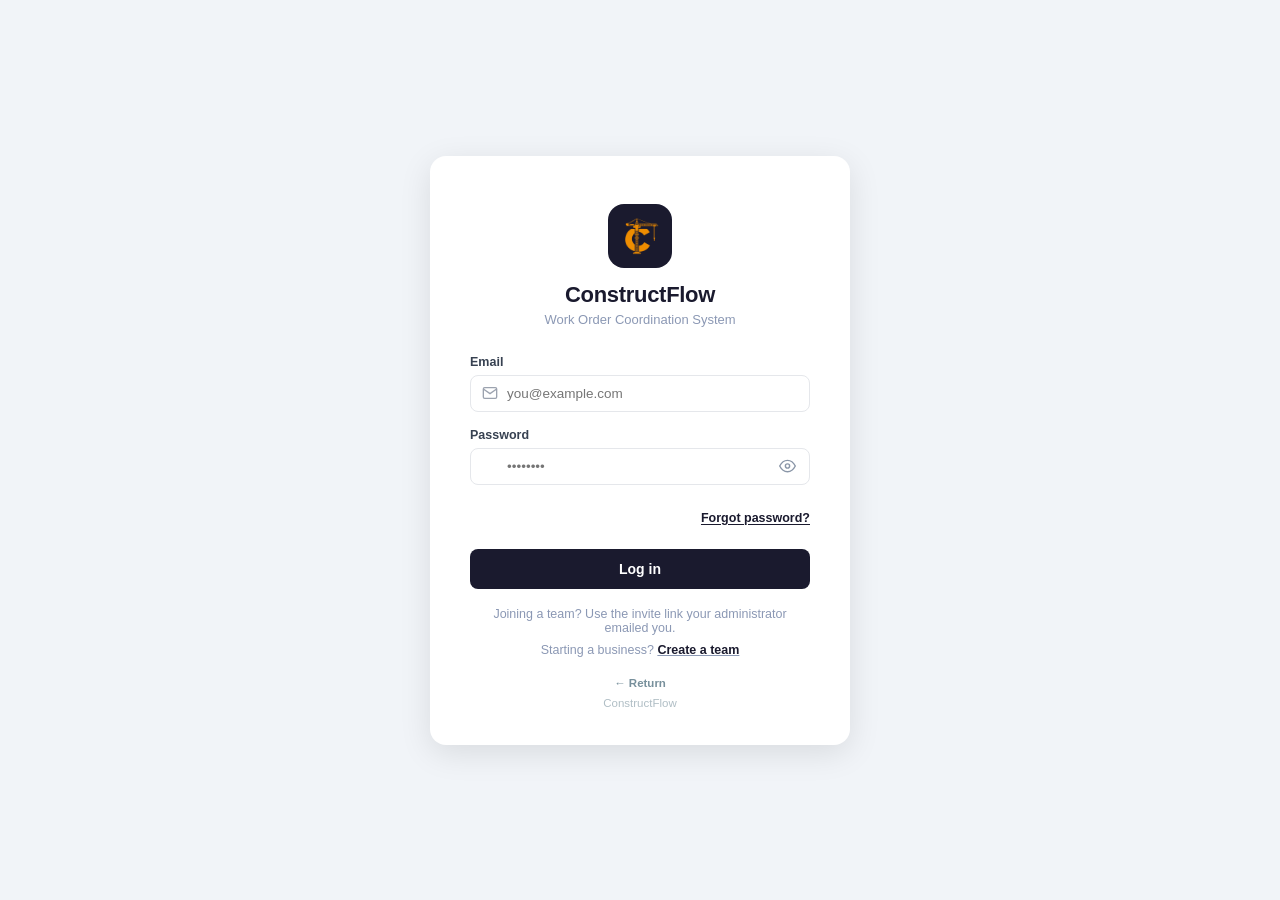
<file: team.html>
<!DOCTYPE html>
<html lang="en">
<head>
<meta charset="UTF-8"/>
<meta name="viewport" content="width=device-width,initial-scale=1.0"/>
<meta name="theme-color" content="#f59e0b"/>
<link rel="manifest" href="manifest.json"/>
<title>ConstructFlow — Your teams</title>
<link rel="stylesheet" href="style.css"/>
<link rel="stylesheet" href="style-auth.css"/>
<link rel="icon" type="image/x-icon" href="logo/favicon.ico"/>
<link rel="icon" type="image/png" sizes="96x96" href="logo/favicon-96.png"/>
<link rel="apple-touch-icon" sizes="180x180" href="logo/apple-touch-icon.png"/>
<!-- Installed app: logo and name, right after the phone's own launch screen.
     Once per session. Styled here, not in style.css, so it is hidden even
     when a cached style.css from before an update is in use. -->
<style>
.cf-launch{display:none}
html.cf-launching .cf-launch{display:flex !important;position:fixed;inset:0;z-index:10000;
  align-items:center;justify-content:center;gap:12px;background:#0f1117;transition:opacity .3s}
.cf-launch.out{opacity:0}
.cf-launch img{width:48px;height:48px;display:block}
.cf-launch span{font-family:'Inter',sans-serif;font-weight:700;font-size:21px;letter-spacing:.3px;color:#f1f5f9}
</style>
<script>
(function(){
  try{
    var standalone = matchMedia('(display-mode: standalone)').matches || navigator.standalone;
    if(!standalone || sessionStorage.getItem('cf_launched')) return;
    var html = document.documentElement;
    html.classList.add('cf-launching');
    if(!sessionStorage.getItem('cf_launch_t')) sessionStorage.setItem('cf_launch_t', String(Date.now()));
    addEventListener('load', function(){
      var shown = Date.now() - Number(sessionStorage.getItem('cf_launch_t') || Date.now());
      setTimeout(function(){
        sessionStorage.setItem('cf_launched', '1');
        var el = document.querySelector('.cf-launch');
        if(el) el.classList.add('out');
        setTimeout(function(){ html.classList.remove('cf-launching'); }, 320);
      }, Math.max(0, 900 - shown));
    });
  }catch(e){}
})();
</script>
</head>
<body data-page="team">
<div class="cf-launch" aria-hidden="true" style="display:none"><img src="logo/logo-mark.png" alt=""/><span>CONSTRUCTFLOW</span></div>

<div class="toast-container" id="toasts"></div>

<div class="team-page">
  <div class="team-wrap">

    <div class="team-head">
            <div class="team-mark">
        <img src="logo/logo.png" alt="ConstructFlow" style="width:32px;height:32px;display:block"/>
      </div>
      <h1 id="t-title">Welcome to ConstructFlow</h1>
      <p id="t-sub">Start a construction team, or join one you've been invited to.</p>
    </div>

    <div class="auth-banner" id="t-banner" role="status" aria-live="polite"></div>

    <!-- ── Existing memberships ────────────────────────── -->
    <div class="team-card" id="t-list-card" style="display:none">
      <div id="t-list"></div>
    </div>


    <div class="team-card" id="t-pane-stranded" style="display:none">
      <div class="team-code-panel">
        <h3 style="font-size:16px;font-weight:700;color:var(--auth-ink);margin-bottom:10px">
          You're not on a team yet
        </h3>
        <p style="margin-bottom:0">
          Your administrator adds people by email. When they invite you,
          the link arrives in your inbox and brings you straight in —
          there is nothing to do here in the meantime.
        </p>
        <div class="team-danger">
          <span>Not expecting an invitation?</span>
          <button type="button" onclick="openDeleteAccount()">Delete my account</button>
        </div>
      </div>
    </div>

        <!-- ── Create, for owners only ─────────────────────────-->
    <div id="t-choices" style="display:none">
      <button class="team-choice" id="t-choice-create" onclick="showPane('create')">
        <div class="team-choice-icon tc-amber">
          <svg viewBox="0 0 24 24" fill="none" stroke="currentColor" stroke-width="2">
            <path d="M3 21V8l9-5 9 5v13"/><path d="M9 21v-6h6v6"/>
          </svg>
        </div>
        <div class="team-choice-text">
          <strong>Create a team</strong>
          <span>Set up a new construction team. You'll be its administrator and invite the crew by email.</span>
        </div>
      </button>
    </div>

    <!-- ── Create form ─────────────────────────────────── -->
    <div class="team-card" id="t-pane-create" style="display:none">
      <button class="team-back" onclick="showPane('choices')">&larr; Back</button>
      <div class="auth-field">
        <label for="t-name">Team name <span>*</span></label>
        <input class="auth-input" id="t-name" placeholder="e.g. Riverside Bridge Rehab" maxlength="150"/>
      </div>
      <div class="auth-field">
        <label for="t-desc">Description</label>
        <input class="auth-input" id="t-desc" placeholder="Optional — what this team is working on" maxlength="500"/>
      </div>
      <div class="auth-err" id="t-err-create" role="alert"></div>
      <button class="auth-btn" id="t-btn-create" onclick="createTeam()">Create team</button>
    </div>

       <!-- ── Created ─────────────────────────────────────── -->
    <div class="team-card" id="t-pane-created" style="display:none">
      <div class="team-code-panel">
        <h3 style="font-size:16px;font-weight:700;color:var(--auth-ink);margin-bottom:8px" id="t-created-name"></h3>
        <p>You're the administrator. Invite your crew by email from the
           Members page — pick each person's role as you invite them.</p>
        <button class="auth-btn" onclick="goToDashboard()">Go to my dashboard</button>
      </div>
    </div>

    <div class="team-foot">
      Signed in as <b id="t-who">…</b> · <button onclick="signOut()">Sign out</button>
    </div>

  </div>
</div>

<!-- ── Delete account ──────────────────────────────────────
     Offered only from the stranded pane. The copy is built from the
     server's own record counts, so the person agrees to something
     specific rather than to the word "delete". -->
<div class="auth-overlay" id="modal-delete-account" role="dialog" aria-modal="true" aria-labelledby="da-heading">
  <div class="auth-modal">
    <div class="auth-modal-head">
      <div>
        <h2 id="da-heading">Delete your account?</h2>
        <p>This cannot be undone.</p>
      </div>
      <button class="auth-x" type="button" onclick="closeDeleteAccount()" aria-label="Close">&times;</button>
    </div>
    <div class="auth-modal-body">
      <div class="da-copy" id="da-what"><p>Checking what is linked to your account…</p></div>
      <div class="auth-field">
        <label for="da-pass">Confirm with your password <span>*</span></label>
        <input class="auth-input" type="password" id="da-pass" autocomplete="current-password" placeholder="••••••••"/>
      </div>
      <div class="auth-err" id="da-err" role="alert"></div>
      <button class="auth-btn auth-btn-danger" type="button" id="da-btn" onclick="deleteAccount()">Delete my account</button>
      <button class="auth-btn-ghost" type="button" onclick="closeDeleteAccount()">Keep my account</button>
    </div>
  </div>
</div>

<script src="team.js"></script>
</body>
</html>
</file>
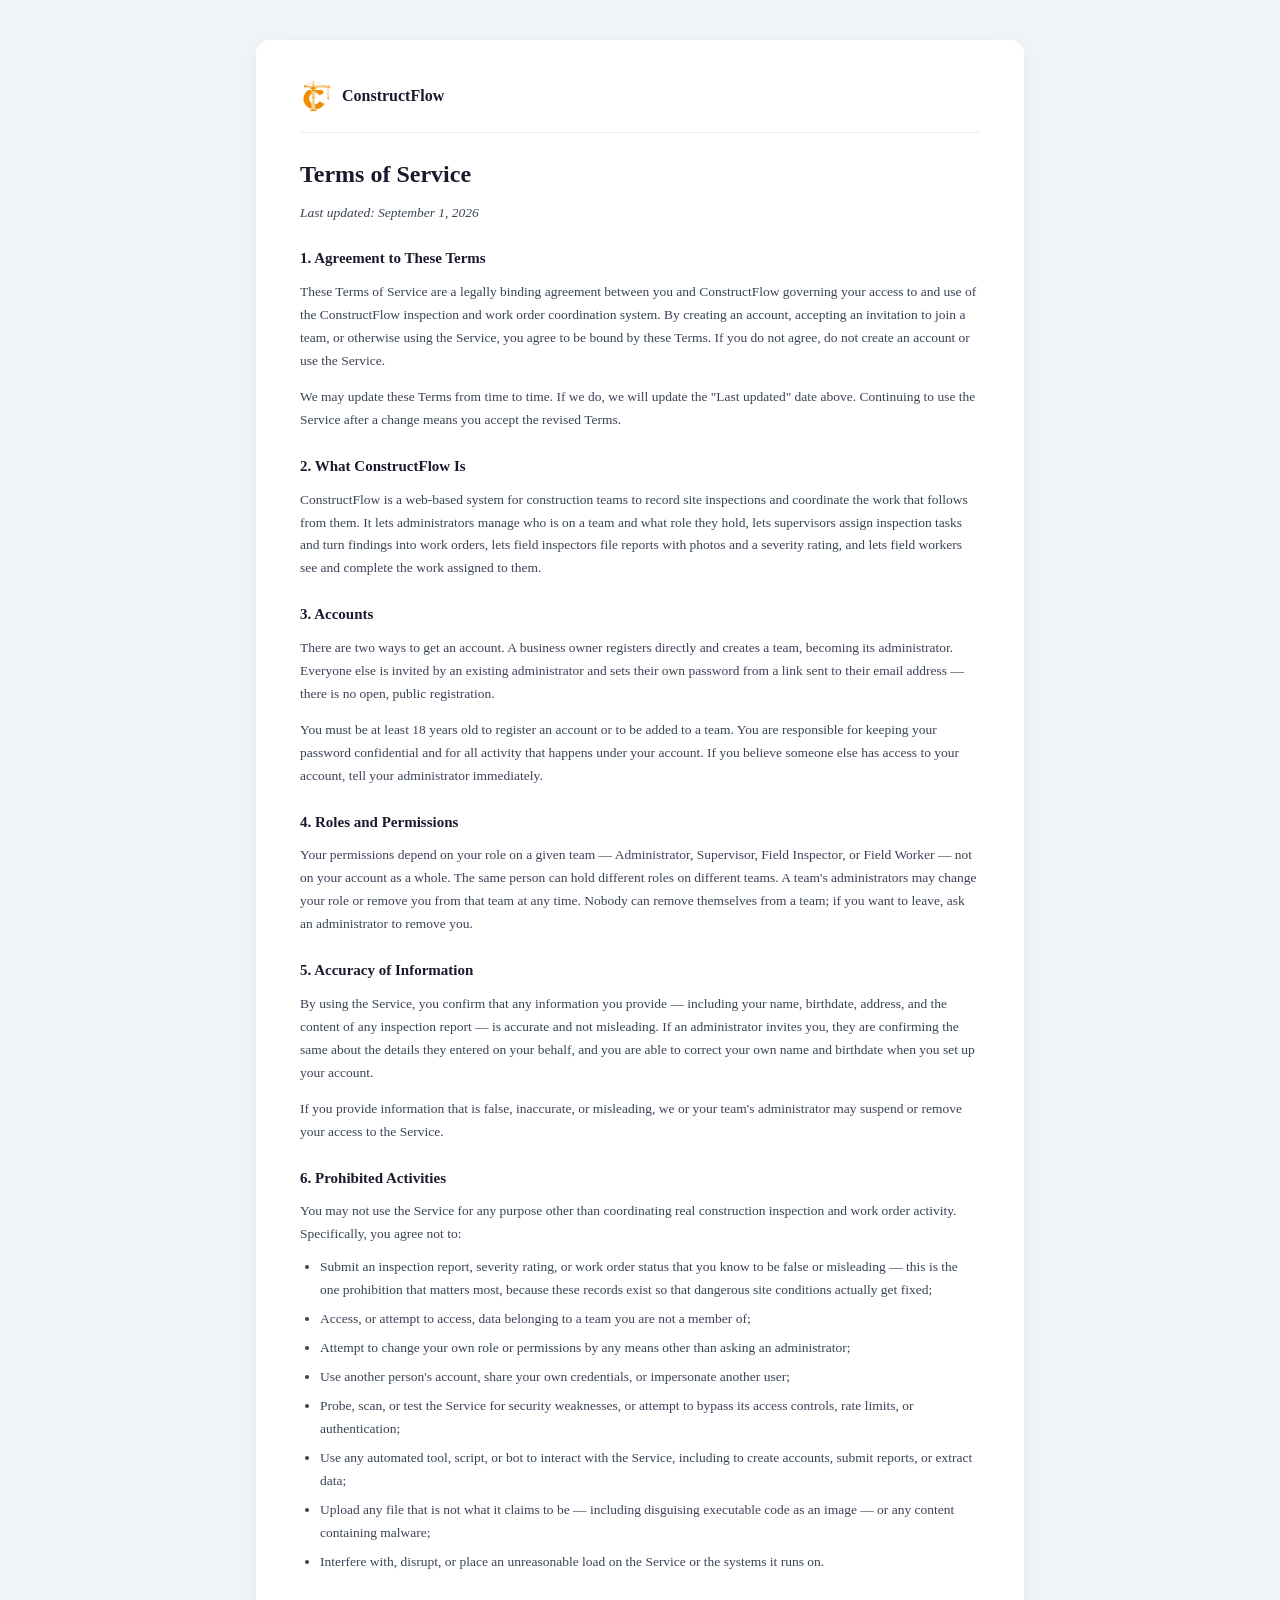
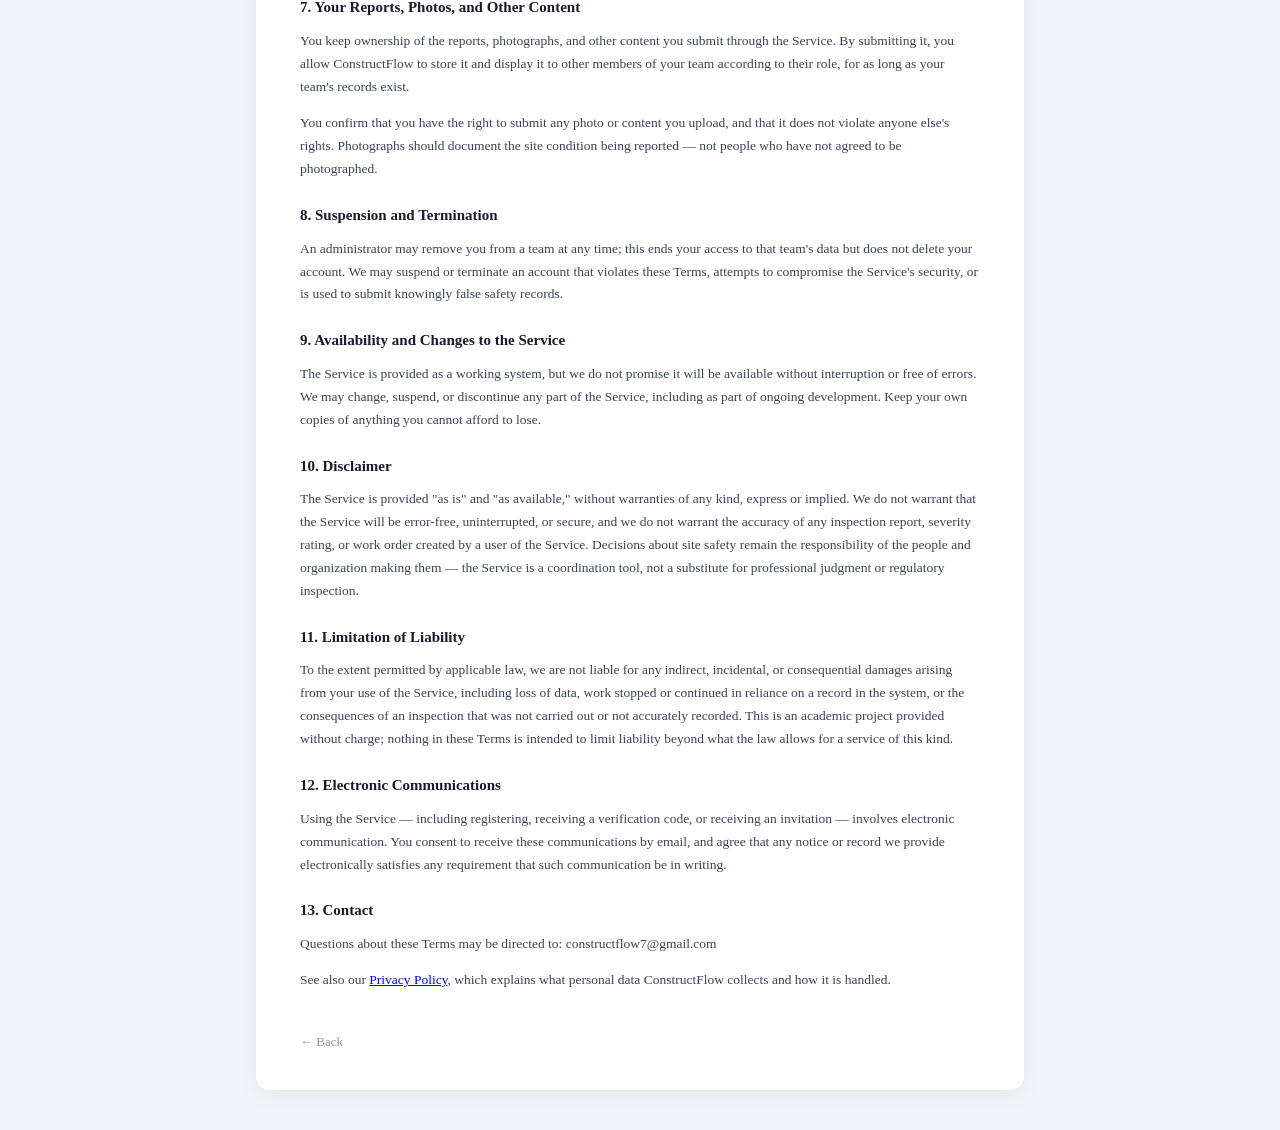
<file: terms.html>
<!DOCTYPE html>
<html lang="en">
<head>
<meta charset="UTF-8"/>
<meta name="viewport" content="width=device-width,initial-scale=1.0"/>
<title>Terms of Service — ConstructFlow</title>
<link rel="stylesheet" href="style-auth.css"/>
<link rel="icon" type="image/x-icon" href="logo/favicon.ico"/>
<style>
body{background:var(--auth-page);margin:0;padding:40px 20px}
.legal-page{max-width:680px;margin:0 auto;background:#fff;border-radius:14px;padding:40px 44px;box-shadow:0 4px 24px rgba(0,0,0,.06)}
.legal-page-head{display:flex;align-items:center;gap:10px;margin-bottom:28px;padding-bottom:20px;border-bottom:1px solid #ececec}
.legal-page-head img{width:32px;height:32px}
.legal-page-head span{font-weight:800;font-size:16px;color:var(--auth-ink)}
#legal-content h1{font-size:24px;color:var(--auth-ink);margin-bottom:4px}
#legal-content h2{font-size:15px;color:var(--auth-ink);margin-top:26px;margin-bottom:6px}
#legal-content p{font-size:13.5px;line-height:1.7;color:#3a4356;margin-bottom:10px}
#legal-content ul{margin:0 0 12px 20px;padding:0}
#legal-content li{font-size:13.5px;line-height:1.7;color:#3a4356;margin-bottom:6px}
.legal-page-back{display:inline-block;margin-top:32px;font-size:13px;color:var(--auth-mute);text-decoration:none}
.legal-page-back:hover{color:var(--auth-ink)}
</style>
</head>
<body>
<div class="legal-page">
  <div class="legal-page-head">
    <img src="logo/logo.png" alt=""/>
    <span>ConstructFlow</span>
  </div>

  <div id="legal-content">

<h1>Terms of Service</h1>
<p><em>Last updated: September 1, 2026</em></p>

<h2>1. Agreement to These Terms</h2>
<p>These Terms of Service are a legally binding agreement between you and ConstructFlow governing your access to and use of the ConstructFlow inspection and work order coordination system. By creating an account, accepting an invitation to join a team, or otherwise using the Service, you agree to be bound by these Terms. If you do not agree, do not create an account or use the Service.</p>
<p>We may update these Terms from time to time. If we do, we will update the "Last updated" date above. Continuing to use the Service after a change means you accept the revised Terms.</p>

<h2>2. What ConstructFlow Is</h2>
<p>ConstructFlow is a web-based system for construction teams to record site inspections and coordinate the work that follows from them. It lets administrators manage who is on a team and what role they hold, lets supervisors assign inspection tasks and turn findings into work orders, lets field inspectors file reports with photos and a severity rating, and lets field workers see and complete the work assigned to them.</p>

<h2>3. Accounts</h2>
<p>There are two ways to get an account. A business owner registers directly and creates a team, becoming its administrator. Everyone else is invited by an existing administrator and sets their own password from a link sent to their email address — there is no open, public registration.</p>
<p>You must be at least 18 years old to register an account or to be added to a team. You are responsible for keeping your password confidential and for all activity that happens under your account. If you believe someone else has access to your account, tell your administrator immediately.</p>

<h2>4. Roles and Permissions</h2>
<p>Your permissions depend on your role on a given team — Administrator, Supervisor, Field Inspector, or Field Worker — not on your account as a whole. The same person can hold different roles on different teams. A team's administrators may change your role or remove you from that team at any time. Nobody can remove themselves from a team; if you want to leave, ask an administrator to remove you.</p>

<h2>5. Accuracy of Information</h2>
<p>By using the Service, you confirm that any information you provide — including your name, birthdate, address, and the content of any inspection report — is accurate and not misleading. If an administrator invites you, they are confirming the same about the details they entered on your behalf, and you are able to correct your own name and birthdate when you set up your account.</p>
<p>If you provide information that is false, inaccurate, or misleading, we or your team's administrator may suspend or remove your access to the Service.</p>

<h2>6. Prohibited Activities</h2>
<p>You may not use the Service for any purpose other than coordinating real construction inspection and work order activity. Specifically, you agree not to:</p>
<ul>
  <li>Submit an inspection report, severity rating, or work order status that you know to be false or misleading — this is the one prohibition that matters most, because these records exist so that dangerous site conditions actually get fixed;</li>
  <li>Access, or attempt to access, data belonging to a team you are not a member of;</li>
  <li>Attempt to change your own role or permissions by any means other than asking an administrator;</li>
  <li>Use another person's account, share your own credentials, or impersonate another user;</li>
  <li>Probe, scan, or test the Service for security weaknesses, or attempt to bypass its access controls, rate limits, or authentication;</li>
  <li>Use any automated tool, script, or bot to interact with the Service, including to create accounts, submit reports, or extract data;</li>
  <li>Upload any file that is not what it claims to be — including disguising executable code as an image — or any content containing malware;</li>
  <li>Interfere with, disrupt, or place an unreasonable load on the Service or the systems it runs on.</li>
</ul>

<h2>7. Your Reports, Photos, and Other Content</h2>
<p>You keep ownership of the reports, photographs, and other content you submit through the Service. By submitting it, you allow ConstructFlow to store it and display it to other members of your team according to their role, for as long as your team's records exist.</p>
<p>You confirm that you have the right to submit any photo or content you upload, and that it does not violate anyone else's rights. Photographs should document the site condition being reported — not people who have not agreed to be photographed.</p>

<h2>8. Suspension and Termination</h2>
<p>An administrator may remove you from a team at any time; this ends your access to that team's data but does not delete your account. We may suspend or terminate an account that violates these Terms, attempts to compromise the Service's security, or is used to submit knowingly false safety records.</p>

<h2>9. Availability and Changes to the Service</h2>
<p>The Service is provided as a working system, but we do not promise it will be available without interruption or free of errors. We may change, suspend, or discontinue any part of the Service, including as part of ongoing development. Keep your own copies of anything you cannot afford to lose.</p>

<h2>10. Disclaimer</h2>
<p>The Service is provided "as is" and "as available," without warranties of any kind, express or implied. We do not warrant that the Service will be error-free, uninterrupted, or secure, and we do not warrant the accuracy of any inspection report, severity rating, or work order created by a user of the Service. Decisions about site safety remain the responsibility of the people and organization making them — the Service is a coordination tool, not a substitute for professional judgment or regulatory inspection.</p>

<h2>11. Limitation of Liability</h2>
<p>To the extent permitted by applicable law, we are not liable for any indirect, incidental, or consequential damages arising from your use of the Service, including loss of data, work stopped or continued in reliance on a record in the system, or the consequences of an inspection that was not carried out or not accurately recorded. This is an academic project provided without charge; nothing in these Terms is intended to limit liability beyond what the law allows for a service of this kind.</p>

<h2>12. Electronic Communications</h2>
<p>Using the Service — including registering, receiving a verification code, or receiving an invitation — involves electronic communication. You consent to receive these communications by email, and agree that any notice or record we provide electronically satisfies any requirement that such communication be in writing.</p>

<h2>13. Contact</h2>
<p>Questions about these Terms may be directed to: constructflow7@gmail.com</p>

<p>See also our <a href="privacy.html">Privacy Policy</a>, which explains what personal data ConstructFlow collects and how it is handled.</p>

  </div>

  <a href="#" onclick="history.back(); return false;" class="legal-page-back">&larr; Back</a>
</div>
</body>
</html>
</file>
<file: style.css>
/* Inter, self-hosted. One variable file covers 300-800.
   Previously loaded from fonts.googleapis.com, which cost two extra
   DNS+TLS round trips and blocked first render (~3s measured). */
@font-face{
  font-family:"Inter";
  font-style:normal;
  font-weight:300 800;
  font-display:swap;
  src:url("fonts/inter-variable-latin.woff2") format("woff2");
  unicode-range:U+0000-00FF,U+0131,U+0152-0153,U+02BB-02BC,U+02C6,U+02DA,U+02DC,U+0304,U+0308,U+0329,U+2000-206F,U+20AC,U+2122,U+2191,U+2193,U+2212,U+2215,U+FEFF,U+FFFD;
}

/* ═══════════════════════════════════════════════════════
   ConstructFlow — Stylesheet
   Shared across 
   login.html, 
   inspector.html, 
   supervisor.html,
   fieldworker.html 
   and admin.html
   ═══════════════════════════════════════════════════════ */

*,*::before,*::after{box-sizing:border-box;margin:0;padding:0}
:root{
  /* The document scheme, not just the control scheme. Chrome paints a
     <select> popup panel and the date picker from the DOCUMENT color-scheme;
     setting it on the control alone leaves the panel white on a dark page. */
  color-scheme:dark;
  --bg:#0f1117;--sidebar:#161b27;--card:#1c2233;--border:#2a3148;
  --amber:#f59e0b;--amber-dk:#d97706;--blue:#3b82f6;--green:#22c55e;
  --red:#ef4444;--orange:#f97316;--yellow:#eab308;
  --text:#f1f5f9;--muted:#8b98b4;--label:#cbd5e1;
  /* Text colours that depend on the page behind them. Bright shades read
     on a dark page; the light theme below swaps in darker ones. */
  --amber-ink:var(--amber);--ok-ink:#4ade80;--bad-ink:#f87171;--info-ink:#60a5fa;
  --warn-ink:#facc15;--high-ink:#fb923c;
  /* Charts: the badges' green, yellow, orange and red, stepped apart in
     lightness so neighbours stay distinct for colour-blind readers
     (checked against the dark card), and one blue. */
  --sev-1:#22a35a;--sev-2:#d9a40b;--sev-3:#e8590c;--sev-4:#b8124a;--chart-bar:#3b82f6;
  --hover:rgba(255,255,255,.02);--hover-2:rgba(255,255,255,.055);--tint:rgba(255,255,255,.025);
  --scrim:rgba(0,0,0,.65);--pop-shadow:0 10px 30px rgba(0,0,0,.45);
  --radius:10px;--sidebar-w:230px;--bar-h:64px;

  /* One spacing rhythm for the whole dashboard. Panel padding, grid gaps
     and stack spacing all come from here, so nothing is eyeballed. */
  --sp-1:4px;--sp-2:8px;--sp-3:12px;--sp-4:16px;--sp-5:20px;--sp-6:24px;--sp-7:32px;
  --r-sm:8px;--r-md:12px;--r-lg:14px;
  /* A flat drop shadow, not a gloss: it exists only to lift a panel off
     the page so the eye can tell where one ends and the next begins. */
  --elev:0 1px 2px rgba(0,0,0,.28), 0 10px 24px -14px rgba(0,0,0,.65);
}
/* ── LIGHT THEME (the default) ──────────────────────────────
   From the storyboard mock-up: a near-white page, white panels with thin
   slate borders, navy text, amber for actions, and the sidebar kept dark
   navy. Applies unless <html data-theme="dark"> (the switch in the settings
   menu; each portal's head script reads it before the first paint). */
:root:not([data-theme="dark"]){
  color-scheme:light;
  --bg:#f8fafc;--sidebar:#0f172a;--card:#ffffff;--border:#e2e8f0;
  --green:#16a34a;--red:#dc2626;--blue:#2563eb;--orange:#ea580c;--yellow:#ca8a04;
  --text:#0f172a;--muted:#64748b;--label:#334155;
  --amber-ink:#b45309;--ok-ink:#15803d;--bad-ink:#b91c1c;--info-ink:#1d4ed8;
  --warn-ink:#a16207;--high-ink:#c2410c;
  --sev-1:#22a35a;--sev-2:#d9a40b;--sev-3:#e8590c;--sev-4:#9b1c1c;--chart-bar:#2563eb;
  --hover:rgba(15,23,42,.025);--hover-2:rgba(15,23,42,.05);--tint:#f8fafc;
  --scrim:rgba(15,23,42,.45);--pop-shadow:0 10px 30px rgba(15,23,42,.16);
  --elev:0 1px 2px rgba(15,23,42,.05), 0 8px 22px -14px rgba(15,23,42,.22);
}
/* The sidebar stays dark navy in light mode, as in the mock-up, so it gets
   the dark text colours back. */
:root:not([data-theme="dark"]) .sidebar{
  color-scheme:dark;
  --card:#1e293b;--border:#1e293b;--bg:#0b1222;
  --text:#f1f5f9;--muted:#94a3b8;--label:#cbd5e1;--amber-ink:#f59e0b;
}
:root:not([data-theme="dark"]) .topbar{background:var(--card)}
/* Active sidebar item: a quiet navy highlight, as in the mock-up. */
:root:not([data-theme="dark"]) .nav-item.active{background:var(--card);color:var(--text)}

html,body{height:100%;font-family:'Inter',sans-serif;background:var(--bg);color:var(--text);font-size:14px}

/* SCREENS */
.screen{display:none;height:100vh}
.screen.active{display:flex}

/* ═══ LOGIN ═══ */
#login{background:#f1f4f8;align-items:center;justify-content:center;flex-direction:column}
.login-box{background:#fff;border-radius:16px;padding:48px 40px 36px;width:100%;max-width:420px;box-shadow:0 8px 32px rgba(0,0,0,.10);display:flex;flex-direction:column;align-items:center}
.login-icon{width:64px;height:64px;background:#1a1a2e;border-radius:16px;display:flex;align-items:center;justify-content:center;margin-bottom:14px}
.login-icon svg{width:34px;height:34px}
.login-title{font-size:22px;font-weight:700;color:#1a1a2e;letter-spacing:-.3px}
.login-sub{font-size:13px;color:#8b98b4;margin-bottom:28px;margin-top:4px}
.login-form{width:100%;display:flex;flex-direction:column;gap:16px}
.login-group label{display:block;font-size:12.5px;font-weight:600;color:#374151;margin-bottom:6px}
.input-wrap{position:relative}
.input-wrap > svg{position:absolute;left:12px;top:50%;transform:translateY(-50%);width:16px;height:16px;color:#9ca3af;pointer-events:none}.input-wrap input,.input-wrap select{width:100%;padding:10px 12px 10px 36px;border:1.5px solid #e5e7eb;border-radius:8px;font-size:13.5px;font-family:'Inter',sans-serif;color:#374151;background:#fff;outline:none;transition:border .2s;-webkit-appearance:none}
.input-wrap input:focus,.input-wrap select:focus{border-color:#1a1a2e}
.btn-login{margin-top:8px;padding:12px;background:#1a1a2e;color:#fff;border:none;border-radius:8px;font-size:14px;font-weight:600;cursor:pointer;transition:background .2s;width:100%}
.btn-login:hover{background:#2d3561}
.login-footer{margin-top:20px;font-size:11.5px;color:#b0bec5}
.login-brand{display:flex;flex-direction:column;align-items:center;text-decoration:none;color:inherit}
.login-brand:hover .login-title{color:var(--amber-ink)}
.login-home{color:#78909c;text-decoration:none;font-weight:600}
.login-home:hover{color:var(--amber-ink);text-decoration:underline}
.login-err{color:#ef4444;font-size:12.5px;text-align:center;display:none;margin-top:-8px}
.login-err.show{display:block}

/* ═══ DASHBOARD LAYOUT ═══ */
.dash{display:flex;width:100%;height:100vh;overflow:hidden}
/* Scrolls when the window is shorter than the menu, so the last items
   and the footer links are never cut off. */
.sidebar{width:var(--sidebar-w);min-width:var(--sidebar-w);background:var(--sidebar);display:flex;flex-direction:column;border-right:1px solid var(--border);overflow-y:auto;overscroll-behavior:contain}
.sidebar-logo{height:var(--bar-h);flex-shrink:0;padding:0 16px;display:flex;align-items:center;gap:10px;border-bottom:1px solid var(--border)}
.logo-badge{width:34px;height:34px;border-radius:8px;background:#1a1a2e;display:flex;align-items:center;justify-content:center;flex-shrink:0;overflow:hidden}
.logo-badge img{width:26px;height:26px;display:block}.logo-name{font-weight:700;font-size:13.5px;color:var(--text)}
.sidebar-user{padding:14px 16px;display:flex;align-items:center;gap:10px;border-bottom:1px solid var(--border);cursor:pointer}
.sidebar-user:hover{background:rgba(255,255,255,.03)}
.avatar{width:32px;height:32px;border-radius:50%;display:flex;align-items:center;justify-content:center;font-weight:700;font-size:11.5px;flex-shrink:0}
.avatar-wrap{position:relative;width:64px;height:64px;margin:0 auto 12px}
.avatar-edit-badge{position:absolute;right:-2px;bottom:-2px;width:26px;height:26px;border-radius:50%;background:var(--amber);color:#1a1a2e;border:2px solid var(--card);padding:0;cursor:pointer;display:flex;align-items:center;justify-content:center}
.avatar-edit-badge:hover{background:var(--amber-dk)}
.avatar-edit-badge svg{width:13px;height:13px}
.av-amber{background:var(--amber);color:#1a1a2e}
.av-blue{background:var(--blue);color:#fff}
.av-green{background:var(--green);color:#fff}
.av-red{background:var(--red);color:#fff}
/* Dark mode's bright green leaves a white initial at 2.3:1; light mode's deeper green reads at 3.3:1. */
:root[data-theme="dark"] .av-green{background:#16a34a}
.user-info .uname{font-size:12.5px;font-weight:600;color:var(--text)}
.user-info .urole{font-size:11px;color:var(--muted);text-transform:uppercase;letter-spacing:.5px}
.sidebar-nav{flex:1;padding:12px 10px;display:flex;flex-direction:column;gap:2px}
/* Grouped section labels. A flat list of six items reads as a pile; the
   same six under two headings read as a structure. */
.nav-label{font-size:9.5px;color:var(--muted);font-weight:700;letter-spacing:1px;text-transform:uppercase;padding:var(--sp-5) var(--sp-2) var(--sp-2);opacity:.75}
.sidebar-nav > .nav-label:first-child{padding-top:var(--sp-2)}
.nav-item{display:flex;align-items:center;gap:var(--sp-3);padding:var(--sp-2) var(--sp-3);border-radius:var(--r-sm);font-size:12.5px;font-weight:500;color:var(--muted);cursor:pointer;transition:background .15s,color .15s}
.nav-item:hover{background:var(--card);color:var(--text)}
.nav-item.active{background:var(--amber);color:#1a1a2e;font-weight:600}
.nav-item svg{width:16px;height:16px;flex-shrink:0}
.sidebar-signout{padding:12px 10px;border-top:1px solid var(--border)}

/* MAIN */
.main{flex:1;display:flex;flex-direction:column;overflow:hidden}
.topbar{height:var(--bar-h);padding:0 24px;display:flex;align-items:center;justify-content:space-between;border-bottom:1px solid var(--border);background:var(--bg);flex-shrink:0;gap:12px}
.topbar-left{display:flex;align-items:center;gap:10px}
.topbar-title{font-size:15px;font-weight:600;color:var(--text)}
.topbar-teamdesc{font-size:11.5px;color:var(--muted);line-height:1.3;margin-top:1px;max-width:340px;overflow:hidden;text-overflow:ellipsis;white-space:nowrap}
.topbar-user{display:flex;align-items:center;gap:10px;cursor:pointer}
.topbar-user .uname{font-size:13px;font-weight:500;color:var(--text);text-align:right}
.topbar-user .uemail{font-size:11px;color:var(--muted);text-align:right}
.topbar-right{display:flex;align-items:center;gap:14px}
.icon-btn{background:none;border:none;cursor:pointer;color:var(--muted);padding:6px;border-radius:8px;display:flex;transition:all .15s}
.icon-btn:hover{background:var(--card);color:var(--text)}
.icon-btn svg{width:19px;height:19px}
.menu-wrap{position:relative}
.menu{
  display:none;position:absolute;top:calc(100% + 8px);right:0;z-index:50;
  min-width:170px;background:var(--card);border:1px solid var(--border);
  border-radius:10px;padding:6px;box-shadow:var(--pop-shadow);
}
.menu.open{display:block}
.menu-item{
  display:block;width:100%;text-align:left;background:none;border:none;
  cursor:pointer;color:var(--text);font-size:13px;font-family:inherit;
  padding:9px 11px;border-radius:7px;
}
/* A switch inside a menu row (Dark mode). */
.menu-toggle{display:flex;align-items:center;justify-content:space-between;gap:14px}
.switch{position:relative;flex:none;width:32px;height:18px;border-radius:9px;background:#94a3b8;transition:background .2s}
.switch::after{content:'';position:absolute;top:2px;left:2px;width:14px;height:14px;border-radius:50%;background:#fff;box-shadow:0 1px 2px rgba(0,0,0,.25);transition:transform .2s}
[aria-checked="true"] > .switch{background:var(--amber)}
[aria-checked="true"] > .switch::after{transform:translateX(14px)}
.menu-item:hover{background:var(--bg);color:var(--amber-ink)}
/* --content-x is the page gutter. The full-bleed table reads it back to
   cancel itself out, so the two stay locked together. */
.content{--content-x:var(--sp-7);--content-y:var(--sp-6);flex:1;overflow-y:auto;padding:var(--content-y) var(--content-x)}
/* A page that ends in a full-bleed list runs it to the bottom of the
   window: the view is a column at least as tall as the scroll area, and
   the list takes the leftover height and cancels the bottom padding. A
   direct child only, so a table nested in a pane is left alone. */
.view.active:has(> .table-wrap, > .widget-bleed){display:flex;flex-direction:column;min-height:100%}
.view.active > .table-wrap,
.view.active > .widget-bleed{flex:1 0 auto;margin-bottom:calc(var(--content-y) * -1);border-bottom:none}
/* The panel now runs past the rows, so the last row needs its own rule
   to mark where the list ends. */
.view.active > .table-wrap tbody tr:last-child,
.view.active > .widget-bleed .event-row:last-child{border-bottom:1px solid var(--border)}

/* VIEW SWITCHER */
.view{display:none}
.view.active{display:block}

/* PAGE HEADER */
.page-header{display:flex;align-items:flex-start;justify-content:space-between;margin-bottom:var(--sp-6);gap:var(--sp-4);flex-wrap:wrap}
.page-header h1{font-size:19px;font-weight:700;color:var(--text);letter-spacing:-.5px}
.page-header p{font-size:12px;color:var(--muted);margin-top:var(--sp-1);line-height:1.5}
.ph-actions{display:flex;gap:8px;flex-wrap:wrap}

/* BUTTONS */
.btn{display:inline-flex;align-items:center;gap:6px;padding:9px 16px;border-radius:8px;border:none;font-size:12.5px;font-weight:600;cursor:pointer;transition:all .15s;font-family:'Inter',sans-serif}
.btn svg{width:15px;height:15px;flex-shrink:0}
.btn-amber{background:var(--amber);color:#1a1a2e}
.btn-amber:hover{background:var(--amber-dk)}
.btn-dark{background:var(--card);color:var(--text);border:1px solid var(--border)}
.btn-dark:hover{background:var(--border)}
.btn-danger{background:rgba(239,68,68,.12);color:var(--bad-ink);border:1px solid rgba(239,68,68,.2)}
.btn-danger:hover{background:rgba(239,68,68,.2)}
.btn-danger-solid{background:#dc2626;color:#fff;border:1px solid #dc2626}
.btn-danger-solid:hover{background:#b91c1c;border-color:#b91c1c}
.btn-sm{padding:6px 12px;font-size:11.5px}

/* THE STAT PANEL — the four figures as one object rather than four
   floating cards. The 1px gap sits over a border-coloured backing, which
   paints the dividers automatically and stays correct at every wrap. */
.stats-panel{
  display:grid;grid-template-columns:repeat(4,minmax(0,1fr));
  gap:1px;background:var(--border);
  border:1px solid var(--border);border-radius:var(--r-lg);
  overflow:hidden;margin-bottom:var(--sp-5);
}
.stat-cell{background:var(--card);padding:var(--sp-5)}
/* Two-up all the way down. Stacking four figures into one column turned
   the top of every phone screen into 360px of empty panel before any
   actual content. Only below 360px is there not room for two. */
@media(max-width:1180px){.stats-panel{grid-template-columns:repeat(2,minmax(0,1fr))}}
@media(max-width:359px){.stats-panel{grid-template-columns:1fr}}
.stat-label{font-size:10.5px;color:var(--muted);font-weight:600;text-transform:uppercase;letter-spacing:.7px;margin-bottom:var(--sp-3)}
.stat-value{font-size:26px;font-weight:700;color:var(--text);letter-spacing:-1.2px;line-height:1}
.stat-value.amber{color:var(--amber-ink)}
.stat-value.green{color:var(--green)}
.stat-value.red{color:var(--red)}
.stat-value.blue{color:var(--blue)}

/* SECTION */
.section-header{display:flex;align-items:center;justify-content:space-between;margin-bottom:var(--sp-4);gap:var(--sp-3)}
.section-title{font-size:13px;font-weight:600;color:var(--text);display:flex;align-items:center;gap:8px}
.section-title svg{width:15px;height:15px;color:var(--amber-ink)}

/* TABLE */
.table-wrap{
  background:var(--card);
  border:none;border-top:1px solid var(--border);border-bottom:1px solid var(--border);
  border-radius:0;overflow:auto;box-shadow:none;
  margin-left:calc(var(--content-x) * -1);
  margin-right:calc(var(--content-x) * -1);
}
table{width:100%;border-collapse:collapse;min-width:600px}
thead th{padding:var(--sp-3) var(--sp-5);text-align:left;font-size:10px;font-weight:600;color:var(--muted);text-transform:uppercase;letter-spacing:.6px;border-bottom:1px solid var(--border);white-space:nowrap;background:rgba(255,255,255,.015)}
tbody tr{border-bottom:1px solid var(--border);transition:background .1s}
tbody tr:last-child{border-bottom:none}
tbody tr:hover{background:var(--hover)}
/* A row is the click target for its own record. The buttons that used to
   sit in an Action column are offered inside the detail the row opens, so
   the table carries data and nothing else. Focusable, because removing the
   buttons would otherwise take the rows away from the keyboard. */
.row-link{cursor:pointer}
tbody tr.row-link:hover{background:var(--hover-2)}
.row-link:focus-visible{outline:2px solid var(--amber);outline-offset:-2px}
.m-card.row-link:active{transform:scale(.995)}
tbody td{padding:var(--sp-4) var(--sp-5);font-size:12.5px;color:var(--label)}
td.id{color:var(--muted);font-size:12px;font-weight:500}
td.issue{font-weight:500;color:var(--text)}

/* BADGES */
/* SEVERITY — a graded mark. Square corners and a solid rule on the
   leading edge; the rule takes the text colour, so the grade is
   legible from the bar before the word is. The fill steps up with the
   grade, which puts the weight where the urgency is instead of giving
   all four the same presence. */
.badge{
  display:inline-block;padding:3px 9px 3px 7px;
  border-radius:3px;border-left:3px solid currentColor;
  font-size:10px;font-weight:700;text-transform:uppercase;letter-spacing:.5px;
  white-space:nowrap;line-height:1.6;
}
/* Severity: an icon and bold coloured text, no box. The icon is a mask
   filled with currentColor, so it always matches the word; its mark
   count (! !! !!! and the warning triangle) carries the grade even in
   greyscale. The word sets the baseline — an empty icon box would
   otherwise lift it above the text beside the badge — and the icon
   centres on the line. */
.badge-low,.badge-moderate,.badge-high,.badge-critical{
  display:inline-flex;align-items:baseline;gap:5px;
  background:none;border-left:none;border-radius:0;padding:0;
  font-weight:800;letter-spacing:.4px;
}
.badge-low::before,.badge-moderate::before,.badge-high::before,.badge-critical::before{
  content:'';width:15px;height:15px;flex-shrink:0;align-self:center;background:currentColor;
  -webkit-mask:var(--sev-icon) center/contain no-repeat;
          mask:var(--sev-icon) center/contain no-repeat;
}
.badge-low{color:var(--ok-ink);--sev-icon:url("data:image/svg+xml,%3Csvg xmlns='http://www.w3.org/2000/svg' viewBox='0 0 24 24' fill='none' stroke='black' stroke-width='2' stroke-linecap='round' stroke-linejoin='round'%3E%3Ccircle cx='12' cy='12' r='10'/%3E%3Cpath d='M12 8.5v3.5'/%3E%3Cpath d='M12 15.6v.1'/%3E%3C/svg%3E")}
.badge-moderate{color:var(--warn-ink);--sev-icon:url("data:image/svg+xml,%3Csvg xmlns='http://www.w3.org/2000/svg' viewBox='0 0 24 24' fill='none' stroke='black' stroke-width='2' stroke-linecap='round' stroke-linejoin='round'%3E%3Ccircle cx='12' cy='12' r='10'/%3E%3Cpath d='M9.8 8.5v3.5'/%3E%3Cpath d='M9.8 15.6v.1'/%3E%3Cpath d='M14.2 8.5v3.5'/%3E%3Cpath d='M14.2 15.6v.1'/%3E%3C/svg%3E")}
.badge-high{color:var(--high-ink);--sev-icon:url("data:image/svg+xml,%3Csvg xmlns='http://www.w3.org/2000/svg' viewBox='0 0 24 24' fill='none' stroke='black' stroke-width='2' stroke-linecap='round' stroke-linejoin='round'%3E%3Ccircle cx='12' cy='12' r='10'/%3E%3Cpath d='M8.2 8.5v3.5'/%3E%3Cpath d='M8.2 15.6v.1'/%3E%3Cpath d='M12 8.5v3.5'/%3E%3Cpath d='M12 15.6v.1'/%3E%3Cpath d='M15.8 8.5v3.5'/%3E%3Cpath d='M15.8 15.6v.1'/%3E%3C/svg%3E")}
.badge-critical{color:var(--bad-ink);--sev-icon:url("data:image/svg+xml,%3Csvg xmlns='http://www.w3.org/2000/svg' viewBox='0 0 24 24' fill='none' stroke='black' stroke-width='2' stroke-linecap='round' stroke-linejoin='round'%3E%3Cpath d='M12 2.6 22.4 20.6H1.6Z'/%3E%3Cpath d='M12 9.2v5'/%3E%3Cpath d='M12 17.4v.1'/%3E%3C/svg%3E")}
/* Light mode: each grade in its own colour, so moderate (gold) and high
   (orange) never read as browns beside critical. Checked as a set: every
   neighbouring pair stays distinct for colour-blind readers. The gold is
   lighter than text on white normally is; the icon's mark count (! !! !!!
   and the triangle) still tells the grades apart. Dark mode keeps its own
   inks. */
:root:not([data-theme="dark"]) .badge-low{color:#15803d}
:root:not([data-theme="dark"]) .badge-moderate{color:#c8a10c}
:root:not([data-theme="dark"]) .badge-high{color:#e0590f}
:root:not([data-theme="dark"]) .badge-critical{color:#9b1c1c}

/* STATUS — not a scale, so not a chip. A dot and plain text, with no
   box of its own: where a row carries both, the severity should be the
   thing the eye lands on. */
.badge-pending,.badge-assigned,.badge-inprogress,.badge-completed,
.badge-amber,.badge-green{
  display:inline-flex;align-items:center;gap:6px;
  background:none;border-left:none;border-radius:0;
  padding:0;font-weight:600;letter-spacing:.5px;
}
.badge-pending::before,.badge-assigned::before,
.badge-inprogress::before,.badge-completed::before,
.badge-amber::before,.badge-green::before{
  content:'';width:6px;height:6px;border-radius:50%;
  background:currentColor;flex-shrink:0;
}
.badge-pending{color:var(--muted)}
.badge-assigned{color:var(--info-ink)}
.badge-inprogress{color:var(--amber-ink)}
.badge-completed{color:var(--ok-ink)}
.badge-cancelled{color:var(--muted);text-decoration:line-through}
/* Late work. Plain red text like the other labels; the date is on hover. */
/* The Activity Logs seal check: green when intact, red with the first problem. */
/* Under the Activity Logs list when the period holds more than it shows. */
.log-more{padding:12px 16px;font-size:12px;color:var(--muted);border-top:1px solid var(--border)}
.log-seal{margin-top:6px;font-size:12px;font-weight:600;color:var(--muted)}
.log-seal.ok{color:var(--green)}
.log-seal.bad{color:var(--red)}
.tag-overdue{font-size:10px;font-weight:800;letter-spacing:.5px;text-transform:uppercase;color:var(--red);white-space:nowrap;margin-left:6px}
.tag-due-soon{font-size:10px;font-weight:800;letter-spacing:.5px;text-transform:uppercase;color:var(--amber-ink);white-space:nowrap;margin-left:6px}
.badge-amber{color:var(--amber-ink)}
.badge-green{color:var(--ok-ink)}

.status{display:flex;align-items:center;gap:5px;font-size:12.5px;font-weight:500;white-space:nowrap}
.dot{width:7px;height:7px;border-radius:50%;flex-shrink:0}
.dot-green{background:var(--green)}
.dot-amber{background:var(--amber)}
.dot-blue{background:var(--blue)}
.action-link{display:inline-flex;align-items:center;gap:5px;color:var(--amber-ink);font-size:11px;font-weight:600;cursor:pointer;text-transform:uppercase;letter-spacing:.3px;background:rgba(245,158,11,.10);border:1px solid rgba(245,158,11,.35);border-radius:7px;font-family:'Inter',sans-serif;padding:5px 11px;transition:background .15s,border-color .15s;white-space:nowrap}
.action-link:hover{background:rgba(245,158,11,.20);border-color:var(--amber-ink);text-decoration:none}
.action-link+.action-link{margin-left:6px}
.action-link:disabled{opacity:.45;cursor:not-allowed}
/* Action cells only (:has keeps this off columns that end in a status badge,
   e.g. task history). When the column is too narrow the buttons wrap, so
   centre them and space them evenly instead of a ragged left edge.
   Browsers without :has() simply keep the previous left alignment. */
tbody td:has(> .action-link){text-align:center}
tbody td:has(> .action-link) .action-link{margin:3px}
tbody td:has(> .action-link) .action-link+.action-link{margin-left:3px}

/* Admin > Members action column. A fixed-width span used to hold the first
   control so the Remove buttons lined up, but the "Change role" button renders
   wider than that box and spilled into Remove. A flex row with a gap keeps the
   alignment and guarantees the spacing. */
.adm-actions{display:inline-flex;align-items:center;gap:10px}
.adm-actions-slot{display:inline-flex;align-items:center;min-width:118px}
.adm-actions-note{font-size:11.5px;color:var(--muted)}
.adm-actions .action-link+.action-link,
.adm-actions .action-link{margin:0}
/* Destructive actions keep the same shape in red. */
.action-link[style*="--red"]{background:rgba(239,68,68,.10);border-color:rgba(239,68,68,.35)}
.action-link[style*="--red"]:hover{background:rgba(239,68,68,.20);border-color:var(--red)}

/* TWO-COL */
.two-col{display:grid;grid-template-columns:minmax(0,1fr) 340px;gap:var(--sp-4);align-items:start}

/* DARK CARD */

/* REPORT CARD (supervisor) */
.report-card{
  background:var(--card);
  border:none;border-top:1px solid var(--border);border-bottom:1px solid var(--border);
  border-radius:0;
  padding:var(--sp-4) var(--panel-x);
  margin:0 calc(var(--panel-x) * -1) -1px;
}
.report-card:last-child{margin-bottom:0}
.report-card-top{display:flex;align-items:center;justify-content:space-between;margin-bottom:8px}
.report-card-meta{display:flex;align-items:center;gap:8px}
.report-card h4{font-size:13px;font-weight:700;color:var(--text);margin:8px 0 6px;letter-spacing:-.1px}
.report-card p{font-size:12px;color:var(--muted);line-height:1.5}
/* No wrap: the action stays on the right of the location line whatever
   the location says. Wrapping made identical rows lay out differently
   purely on the length of an address. */
.report-card-footer{display:flex;align-items:center;justify-content:space-between;margin-top:12px;flex-wrap:nowrap;gap:10px}
/* A block, not a flex row, so the text can actually take an ellipsis —
   text-overflow does not apply to an anonymous flex item. */
.report-card-loc{
  display:block;flex:1 1 auto;min-width:0;
  overflow:hidden;white-space:nowrap;text-overflow:ellipsis;
  font-size:11.5px;color:var(--muted);
}
.report-card-loc svg{width:13px;height:13px;vertical-align:-2px;margin-right:5px;flex-shrink:0}
.report-time{font-size:11px;color:var(--muted)}
.btn-assign{display:inline-flex;align-items:center;gap:5px;padding:6px 14px;border-radius:6px;background:rgba(245,158,11,.1);color:var(--amber-ink);border:1px solid rgba(245,158,11,.25);font-size:11.5px;font-weight:600;cursor:pointer;transition:all .15s;font-family:'Inter',sans-serif;flex-shrink:0;white-space:nowrap}
.btn-assign:hover{background:rgba(245,158,11,.2)}
.btn-assign:disabled{opacity:.4;cursor:not-allowed}

/* WIDGET */
/* THE PANEL — the single surface every dashboard block sits on.
   .widget, .stat-card and .table-wrap previously each declared their own
   background, border, radius and padding, which is why a page could show
   three card styles at once. They now share one definition. */
/* A card: inset, bordered, rounded. --panel-x is its horizontal padding,
   read back by any row that pulls out to the panel edge so the two can
   never drift apart. */
.widget{
  --panel-x:var(--sp-5);
  background:var(--card);border:1px solid var(--border);
  border-radius:var(--r-lg);padding:var(--sp-5) var(--panel-x);
  margin-bottom:var(--sp-5);box-shadow:none;overflow:hidden;
}
.widget-header{
  display:flex;align-items:flex-start;justify-content:space-between;
  gap:var(--sp-3);margin-bottom:var(--sp-4);
}
.widget-title{font-size:13.5px;font-weight:650;color:var(--text);letter-spacing:-.2px}
.widget-head-actions{display:flex;align-items:center;gap:var(--sp-2);flex-shrink:0}

/* THE SUMMARY CARD — one card holding the four figures, divided
   internally rather than split into two slabs. */
.summary-card{
  background:var(--card);border:1px solid var(--border);
  border-radius:var(--r-lg);overflow:hidden;margin-bottom:var(--sp-5);
}
.summary-card > .stats-panel{margin:0;border:none;border-radius:0}
.summary-card > .widget{
  margin:0;border:none;border-top:1px solid var(--border);
  border-radius:0;overflow:visible;
}
/* Three figures (admin). Kept three across: at two-up the third would sit
   alone with an empty, border-coloured slot beside it. */
.stats-panel.cols-3{grid-template-columns:repeat(3,minmax(0,1fr))}
@media(max-width:359px){.stats-panel.cols-3{grid-template-columns:1fr}}

/* Inside a panel, queue cards become rows, like the report rows on the
   supervisor dashboard. A bordered card inside a bordered card is the
   clutter the panels were meant to remove. */
.widget .queue-card{
  border:none;border-top:1px solid var(--border);border-bottom:1px solid var(--border);
  border-radius:0;
  padding:var(--sp-4) var(--panel-x);
  margin:0 calc(var(--panel-x) * -1) -1px;
}
.widget .queue-card:last-child{margin-bottom:0}
/* A panel whose list of rows comes last ends at its last row, with no
   empty band under it; the panel's own border closes the last row. */
.widget:has(> :last-child > .queue-card:last-child){padding-bottom:0}
.widget > :last-child > .queue-card:last-child{border-bottom:none}
.widget:has(> :last-child > .report-card:last-child){padding-bottom:0}
.widget > :last-child > .report-card:last-child{border-bottom:none}
/* Flat and spread: three equal columns rather than three items bunched at
   the left of a very wide band. Matches the rhythm of the stat cells. */
.wo-list{display:grid;grid-template-columns:repeat(3,minmax(0,1fr));gap:var(--sp-3)}
.wo-row{display:flex;align-items:center;justify-content:center;gap:var(--sp-2);font-size:12.5px;color:var(--label)}
.wo-row .count{font-size:14px;font-weight:700;color:var(--text)}
.wo-row .count{font-weight:700;color:var(--text)}

/* QUEUE CARD (field worker) */
.queue-card{background:var(--card);border:1px solid var(--border);border-radius:var(--radius);padding:16px 18px;margin-bottom:10px;border-left:3px solid var(--amber)}
.queue-card.done{border-left-color:var(--green);opacity:.8}
.queue-card-top{display:flex;align-items:center;gap:8px;margin-bottom:8px}
.queue-card h4{font-size:13px;font-weight:700;color:var(--text);margin:6px 0 4px}
.queue-card p{font-size:12px;color:var(--muted)}
/* The same on every card, however long the address: the location on its
   own line, then the date or detail on the left and the action on the right. */
.queue-card-foot{display:grid;grid-template-columns:minmax(0,1fr) auto;align-items:center;gap:8px 12px;margin-top:12px}
.queue-card-foot > .report-card-loc{grid-column:1 / -1}
.queue-card-foot > :last-child:not(.report-card-loc){grid-column:2;justify-self:end;text-align:right}

/* TASK PANEL */

/* ADMIN */
/* Role chips: the role's colour on plain text, no fill and no border. No
   padding either, so the word lines up with the column heading. */
.chip{display:inline-block;padding:0;border:none;background:none;font-size:11px;font-weight:700;letter-spacing:.3px;line-height:1.5;white-space:nowrap}
.chip-admin{color:var(--bad-ink)}
.chip-sup{color:var(--info-ink)}
.chip-insp{color:var(--ok-ink)}
.chip-worker{color:var(--warn-ink)}
/* A flex row of "text block" + "actions". Without min-width:0 the text block
   refuses to shrink below a long email address, which pushed the Cancel button
   outside the card on narrow screens. */
.event-row{padding:10px 0;border-bottom:1px solid var(--border);display:flex;justify-content:space-between;align-items:center;gap:12px;flex-wrap:wrap}
.event-row > *:first-child{min-width:0;flex:1 1 auto}
.event-name{overflow-wrap:anywhere}
.event-row:last-child{border-bottom:none}
.widget .event-row{
  margin:0 calc(var(--panel-x) * -1);
  padding:var(--sp-3) var(--panel-x);
}
.widget .event-row:first-child{border-top:1px solid var(--border)}
.widget .event-row:last-child{border-bottom:1px solid var(--border)}
/* Full-bleed panel, like .table-wrap: out to the page edge, rule above
   and below only. A last row's own bottom rule would double the panel's. */
.widget.widget-bleed{
  border-left:none;border-right:none;border-radius:0;
  margin-left:calc(var(--content-x) * -1);
  margin-right:calc(var(--content-x) * -1);
  padding-bottom:0;
}
.widget-bleed .event-row:last-child{border-bottom:none}
.event-name{font-size:12.5px;font-weight:600;color:var(--text)}
.event-by{font-size:11px;color:var(--muted)}
.event-time{font-size:11px;color:var(--muted);white-space:nowrap}

/* SHOW PASSWORD */
.pw-wrap{position:relative}
.pw-wrap input,.input-wrap .pw-wrap input{padding-right:40px}
.pw-wrap .pw-toggle{z-index:2}
.pw-toggle{
  position:absolute;right:10px;top:50%;transform:translateY(-50%);
  background:none;border:none;cursor:pointer;padding:4px;line-height:0;
  color:var(--muted,#8b98b4);opacity:.75;
}
.pw-toggle:hover{opacity:1}
.pw-toggle svg{width:17px;height:17px}

/* FILTER BUTTONS */
.reports-filter{display:flex;gap:8px;flex-wrap:wrap;margin-bottom:16px}
.filter-btn{padding:6px 14px;border-radius:20px;border:1px solid var(--border);background:var(--card);color:var(--muted);font-size:11.5px;font-weight:500;cursor:pointer;transition:all .15s;font-family:'Inter',sans-serif}
.filter-btn:hover{color:var(--text)}
.filter-btn.active{background:var(--amber);color:#1a1a2e;border-color:var(--amber-ink);font-weight:600}

/* EMPTY STATE */
.empty-state{padding:48px 24px;text-align:center;color:var(--muted)}
.empty-state svg{width:40px;height:40px;margin-bottom:12px;opacity:.4}
.empty-state p{font-size:12.5px}

/* ═══ OVERLAY / MODAL ═══ */
.overlay{display:none;position:fixed;inset:0;background:var(--scrim);z-index:400;align-items:center;justify-content:center;padding:20px}
.overlay.open{display:flex}
.modal{background:var(--card);border:1px solid var(--border);border-radius:14px;width:100%;max-width:520px;max-height:90vh;display:flex;flex-direction:column;overflow:hidden}
.modal-lg{max-width:680px}
.modal-header{padding:20px 24px 16px;border-bottom:1px solid var(--border);display:flex;align-items:center;justify-content:space-between;flex-shrink:0}
.modal-header h2{font-size:15px;font-weight:700;color:var(--text)}
.modal-header p{font-size:11.5px;color:var(--muted);margin-top:3px}
.btn-close{background:none;border:none;color:var(--muted);cursor:pointer;padding:4px;border-radius:6px;line-height:1;font-size:20px}
.btn-close:hover{color:var(--text);background:var(--border)}
.modal-body{padding:24px;overflow-y:auto;flex:1}
.modal-footer{padding:16px 24px;border-top:1px solid var(--border);display:flex;gap:10px;justify-content:flex-end;flex-shrink:0}
/* The record's own actions (setDetailActions) get a row of their own above
   Close and Save as PDF, so five buttons never squeeze into one line. */
.modal-footer{flex-wrap:wrap}
.modal-footer .btn{white-space:nowrap}
#rd-actions{display:flex;flex-wrap:wrap;justify-content:flex-end;gap:10px;flex-basis:100%;order:-1}
#rd-actions:empty{display:none}
.modal-footer .rd-danger{margin-right:auto}
.prof-row,.info-row{display:flex;justify-content:space-between;align-items:baseline;gap:12px;padding:11px 0;border-bottom:1px solid var(--border)}
.prof-row:last-child,.info-row:last-child{border-bottom:none}
.prof-label,.info-label{font-size:11.5px;color:var(--muted);flex-shrink:0}
.prof-value,.info-value{font-size:12.5px;font-weight:600;color:var(--text);text-align:right;min-width:0;word-break:break-word}

/* FORM */
.form-group{margin-bottom:18px}
.form-group label{display:block;font-size:12px;font-weight:600;color:var(--label);margin-bottom:7px}
/* The required asterisk only — not the spans inside an (i) popover. */
.form-group label > span:not(.info-wrap){color:var(--red)}
.form-control{width:100%;padding:10px 14px;background:var(--bg);border:1.5px solid var(--border);border-radius:8px;color:var(--text);font-size:13px;font-family:'Inter',sans-serif;outline:none;transition:border .2s}
.form-control:focus{border-color:var(--amber-ink)}
.form-control::placeholder{color:var(--muted)}
textarea.form-control{resize:vertical;min-height:90px}
select.form-control{-webkit-appearance:none;cursor:pointer}
/* The dashboards are dark but native popups — the select option list, the
   date picker, the scrollbar inside them — follow color-scheme, which
   defaults to light. Without this the option list paints white on Android
   and on Windows high-contrast. Scoped to the dark controls on purpose:
   the auth pages use .auth-input and must stay light. */
.form-control,.sort-select{color-scheme:dark}
.form-control option,.sort-select option{background:var(--card);color:var(--text)}
.form-row{display:grid;grid-template-columns:1fr 1fr;gap:14px}

/* ── Compact filter bar ─────────────────────────────────────
   One line rather than a 2x2 grid of form groups. The period is picked
   from a preset and the From/To inputs only appear for "Custom": showing
   both at once gave the panel two controls for one decision, which is
   what made it feel busy. */
/* One centred row. Bottom-aligning fields that stack a label over a control
   put the two labels at different heights, because the select and the pill
   group are not the same height. */
.filter-bar{
  display:flex;align-items:center;gap:var(--sp-3) var(--sp-5);flex-wrap:wrap;
  margin-bottom:14px;
}
.fb-field{display:flex;flex-direction:row;align-items:center;gap:var(--sp-2);min-width:0}
.fb-field > label{font-size:10px;font-weight:600;color:var(--text);letter-spacing:.4px;text-transform:uppercase;white-space:nowrap}
.fb-field .form-control{margin:0}
/* On the page, the same card background as the sort dropdown. */
.filter-bar:not(.fb-in-modal) .form-control{background:var(--card)}
.fb-dates{display:flex;align-items:center;gap:var(--sp-3);flex-wrap:wrap}
.fb-actions{display:flex;gap:8px;margin-left:auto;flex-wrap:wrap}
/* A class, not the hidden attribute: the flex rules above would outrank
   the browser's own display:none for [hidden]. */
.fb-hide{display:none !important}

/* ═══ INFO POPOVER ═══
   A small (i) that reveals an explanation on click. Used for "how this
   works" prose that does not need to be on screen all the time. Not for
   field hints: those have to be readable while the field is being filled. */
.info-wrap{position:relative;display:inline-flex;vertical-align:middle}
.info-btn{
  width:18px;height:18px;padding:0;border-radius:50%;
  display:inline-grid;place-items:center;flex-shrink:0;
  background:none;border:1px solid var(--border);color:var(--muted);
  cursor:pointer;line-height:1;font-family:inherit;
  transition:color .15s,border-color .15s;
}
.info-btn:hover,.info-btn[aria-expanded="true"]{color:var(--amber-ink);border-color:var(--amber-ink)}
.info-btn:focus-visible{outline:2px solid var(--amber);outline-offset:2px}
.info-btn svg{width:11px;height:11px;display:block}
.info-pop{
  position:absolute;z-index:60;top:calc(100% + 8px);left:0;
  width:max-content;max-width:min(340px,78vw);
  background:var(--card);border:1px solid var(--border);
  border-radius:var(--r-md);padding:var(--sp-4);
  box-shadow:0 12px 30px -12px rgba(0,0,0,.7);
  font-size:12px;font-weight:400;color:var(--muted);line-height:1.65;
  text-align:left;white-space:normal;text-transform:none;letter-spacing:normal;
}
.info-pop[hidden]{display:none}
.info-pop strong{color:var(--text);font-weight:650}
/* Flipped when the panel would otherwise run off the right of the window. */
.info-wrap.info-right .info-pop{left:auto;right:0}
.widget-title .info-wrap{margin-left:6px}
/* A formula inside an explanation: set off on its own line, in the body
   colour, so it reads as the rule and the prose around it as the gloss. */
.info-formula{display:block;margin:7px 0;padding:7px 9px;border-radius:var(--r-sm);
  background:var(--bg);color:var(--text);font-weight:600;line-height:1.5}
/* A panel clips its contents; an open explanation has to get out. */
.widget:has(.info-pop:not([hidden])){overflow:visible}
.filter-bar .form-hint{align-self:center;margin-left:auto}
.filter-bar .form-hint:empty{display:none}

/* The phone toolbar for a filter bar, and the bar inside its overlay
   (fbEnhance in app.js). */
.fb-toolbar{display:none}
@media (max-width:720px){
  .fb-toolbar{display:flex;align-items:center;gap:var(--sp-2);margin-bottom:var(--sp-3)}
  .fb-toolbar > .btn + .btn{margin-left:auto}
  .filter-bar:not(.fb-in-modal){display:none}
}
/* In the overlay the bar is a plain form — label over control, as in My
   Profile — rather than a bordered strip. */
.filter-bar.fb-in-modal{
  display:flex;flex-direction:column;align-items:stretch;gap:var(--sp-5);
  background:none;border:none;border-radius:0;padding:0;margin:0;
}
.fb-in-modal .fb-field,.fb-in-modal .fb-dates{flex:none;flex-direction:column;align-items:stretch;gap:7px}
.fb-in-modal .fb-field > *{flex:none}
.fb-in-modal .fb-field > label{font-size:12px;font-weight:600;color:var(--label);text-transform:none;letter-spacing:0}
.fb-in-modal .reports-filter{display:flex;flex-wrap:nowrap}
.fb-in-modal .reports-filter .filter-btn{flex:1 1 0;text-align:center;justify-content:center}
.fb-in-modal > .fb-actions{display:none}
.fb-in-modal .form-hint{margin-left:0}
/* A small centred card, never full screen: it holds two or three fields.
   Two classes deep so it outranks the phone rule that makes every other
   modal fill the screen. */
.overlay.fb-overlay,.overlay.overlay-compact{padding:16px;align-items:center;justify-content:center}
.fb-overlay .modal,.overlay-compact .modal{
  max-width:380px;height:auto;max-height:90vh;
  border:1px solid var(--border);border-radius:var(--r-lg);
}
/* One field per row on a phone, labels in a fixed column so the controls
   line up, each control taking the rest of its row. Side by side, the
   period select and the Weighted/Count pair squeezed each other until
   the pair stacked. */
@media (max-width:720px){
  .fb-field{min-width:0;flex:1 1 100%}
  .fb-field > label{flex:0 0 64px}
  .fb-field > .form-control,.fb-field > .cf-dd{flex:1 1 auto;min-width:0}
  .fb-field > .reports-filter{flex:1 1 auto;flex-wrap:nowrap}
  .fb-field > .reports-filter .filter-btn{flex:1 1 0;text-align:center;justify-content:center}
  .fb-dates{flex:1 1 100%}
  .fb-actions{margin-left:0;width:100%}
  .fb-actions .btn{flex:1 1 auto;justify-content:center}
  .filter-bar .form-hint{margin-left:0}
}

/* Workload rankings on a phone, where the table is hidden. */
.wl-cards{padding:0;margin-bottom:0}
@media (max-width:640px){ .wl-head{flex-direction:column;align-items:flex-start;gap:4px} }
.wl-card{padding:var(--sp-3) var(--panel-x);border-bottom:1px solid var(--border)}
.wl-card:last-child{border-bottom:none}
.wl-top{display:flex;align-items:baseline;gap:var(--sp-2)}
.wl-rank{flex:0 0 16px;font-size:11px;color:var(--muted)}
.wl-name{flex:1 1 auto;min-width:0;font-size:13px;font-weight:600;color:var(--text);overflow:hidden;text-overflow:ellipsis;white-space:nowrap}
.wl-score{flex-shrink:0;font-size:11px;color:var(--muted)}
.wl-score strong{font-size:14px;color:var(--text)}
.wl-meta{display:flex;flex-wrap:wrap;gap:2px 12px;margin:5px 0 0 24px;font-size:11px;color:var(--muted)}
.form-hint{font-size:11px;color:var(--muted);margin-top:5px;line-height:1.55}

/* ═══ PROFILE FORM ═══
   The edit form stacks two unrelated jobs: who you are, and changing
   your password. .section-title carries no margin of its own — on the
   dashboards it sits inside .section-header, which supplies the spacing
   — so here "Change password" landed flush on the label beneath it.
   Scoped rather than fixed globally, so the dashboard headings are
   left alone. */
.prof-section{margin-top:26px;padding-top:22px;border-top:1px solid var(--border)}
.prof-section .section-title{margin-bottom:5px}
.prof-section-note{font-size:11px;color:var(--muted);line-height:1.55;margin-bottom:16px}

/* Name and role were butted against the avatar above them. */
.prof-head{text-align:center;margin-bottom:22px}
.prof-head .prof-head-name{font-size:15px;font-weight:700;color:var(--text);margin-top:12px}
.prof-head .prof-head-role{font-size:11.5px;color:var(--muted);margin-top:3px}
.gps-row{display:flex;gap:8px;align-items:flex-end}
.gps-row .form-control{flex:1}
.photo-upload{border:2px dashed var(--border);border-radius:8px;padding:20px;text-align:center;cursor:pointer;transition:border .2s;position:relative}
.photo-upload:hover{border-color:var(--amber-ink)}
.photo-upload input{position:absolute;inset:0;opacity:0;cursor:pointer;width:100%;height:100%}
.photo-upload svg{width:28px;height:28px;color:var(--muted);margin-bottom:8px}
.photo-upload p{font-size:12px;color:var(--muted)}
.photo-preview{display:flex;gap:8px;flex-wrap:wrap;margin-top:10px}
.photo-preview img{width:64px;height:64px;border-radius:6px;object-fit:cover;border:1px solid var(--border)}
.photo-thumb-wrap{position:relative;display:inline-block}
.photo-thumb-wrap img{width:64px;height:64px;border-radius:6px;object-fit:cover;border:1px solid var(--border);display:block;cursor:pointer}
.photo-thumb-wrap button{position:absolute;top:-6px;right:-6px;width:18px;height:18px;border-radius:50%;background:var(--red);color:#fff;border:none;cursor:pointer;font-size:12px;line-height:1;display:flex;align-items:center;justify-content:center;padding:0}

.photo-view-thumb{width:64px;height:64px;border-radius:6px;object-fit:cover;border:1px solid var(--border);cursor:pointer;transition:opacity .15s}
.photo-view-thumb:hover{opacity:.8}

.lightbox-overlay{display:none;position:fixed;inset:0;background:rgba(0,0,0,.9);z-index:500;align-items:center;justify-content:center}
.lightbox-overlay.open{display:flex}
.lightbox-close{position:absolute;top:16px;right:20px;width:36px;height:36px;border-radius:50%;background:rgba(255,255,255,.1);color:#fff;border:none;cursor:pointer;font-size:20px;display:flex;align-items:center;justify-content:center;z-index:2}
.lightbox-counter{position:absolute;top:22px;left:20px;color:#fff;font-size:12.5px;font-weight:600;background:rgba(255,255,255,.1);padding:4px 10px;border-radius:12px}
.lightbox-track{display:flex;width:100%;height:100%;transition:transform .3s ease;touch-action:pan-y}
.lightbox-slide{flex:0 0 100%;display:flex;align-items:center;justify-content:center;padding:0 60px}
.lightbox-slide img{max-width:100%;max-height:85vh;border-radius:8px;object-fit:contain;user-select:none;-webkit-user-drag:none}
.lightbox-arrow{position:absolute;top:50%;transform:translateY(-50%);width:44px;height:44px;border-radius:50%;background:rgba(255,255,255,.12);color:#fff;border:none;cursor:pointer;font-size:20px;display:flex;align-items:center;justify-content:center;z-index:2}
.lightbox-arrow:hover{background:rgba(255,255,255,.22)}
.lightbox-arrow.prev{left:16px}
.lightbox-arrow.next{right:16px}

@media(max-width:640px){
  .lightbox-slide{padding:0 12px}
  .lightbox-arrow{width:38px;height:38px}
}

@media(min-width:641px) and (max-width:1024px){
  .sidebar{width:210px;min-width:210px}
  .content{--content-x:18px;--content-y:18px;padding:var(--content-y) var(--content-x)}
  /* minmax(0,1fr), not 1fr: a bare 1fr keeps a min-content floor, and
     the nowrap location line would push the stacked column wider than
     its container. */
  .two-col{grid-template-columns:minmax(0,1fr)}
  .topbar{padding:0 18px}
  .topbar-teamdesc{max-width:180px}
  .topbar-user .uemail{display:none}
}
.detail-row{display:flex;justify-content:space-between;align-items:flex-start;padding:10px 0;border-bottom:1px solid var(--border)}
.detail-row:last-child{border-bottom:none}
.detail-label{font-size:11.5px;color:var(--muted);font-weight:500;flex-shrink:0;width:130px}
.detail-value{font-size:12.5px;color:var(--text);font-weight:500;text-align:right;flex:1}

/* TOAST */
.toast-container{position:fixed;bottom:24px;right:24px;z-index:999;display:flex;flex-direction:column;gap:8px}
.toast{display:flex;align-items:center;gap:10px;padding:12px 16px;border-radius:10px;font-size:13px;font-weight:500;color:#fff;min-width:280px;box-shadow:0 4px 16px rgba(0,0,0,.3);animation:slideIn .25s ease;border:1px solid rgba(255,255,255,.1)}
.toast-success{background:#166534}
.toast-error{background:#7f1d1d}
.toast-info{background:#1e3a5f}
.toast{cursor:pointer}
.toast svg{width:16px;height:16px;flex-shrink:0}
@keyframes slideIn{from{transform:translateX(40px);opacity:0}to{transform:translateX(0);opacity:1}}

/* HAMBURGER */
.hamburger{display:none;background:none;border:none;cursor:pointer;padding:4px;color:var(--text)}
.hamburger svg{width:22px;height:22px}
.sidebar-overlay{display:none;position:fixed;inset:0;background:rgba(0,0,0,.55);z-index:299}
.sidebar-overlay.open{display:block}

/* MOBILE */
.mobile-card-list{display:none}
.m-card{background:var(--card);border:1px solid var(--border);border-radius:var(--radius);padding:14px 16px;margin-bottom:10px}
/* Same shape: a name/email block that must shrink and a role chip that must
   not. The chip was being overrun by long names. */
.m-card-top{display:flex;justify-content:space-between;align-items:flex-start;margin-bottom:8px;gap:10px}
.m-card-top > .chip{flex-shrink:0}
.m-card-title,.m-card-id{overflow-wrap:anywhere}
.m-card-title{font-size:13px;font-weight:600;color:var(--text)}
.m-card-id{font-size:11px;color:var(--muted);font-weight:500;margin-top:2px}
.m-card-loc{font-size:11.5px;color:var(--muted);margin-bottom:10px}
.m-card-footer{display:flex;justify-content:space-between;align-items:center;flex-wrap:wrap;gap:8px}

@media(max-width:640px){
  #login{align-items:stretch;justify-content:stretch;padding:0;background:#fff}
  .login-box{max-width:100%;width:100%;min-height:100vh;border-radius:0;padding:48px 28px 40px;justify-content:center;box-shadow:none}
  .hamburger{display:flex;align-items:center;justify-content:center}
  .sidebar{position:fixed;left:-100%;top:0;bottom:0;z-index:300;width:260px;min-width:0;transition:left .25s ease;box-shadow:4px 0 24px rgba(0,0,0,.4)}
  .sidebar.open{left:0}
  .sidebar-overlay.open{display:block}
  .topbar-user .uname,.topbar-user .uemail{display:none}
  .topbar{padding:0 16px}
  .content{--content-x:16px;--content-y:16px;padding:var(--content-y) var(--content-x)}
  /* All three on one line. Flex rather than equal thirds: an equal
     column is narrower than "In Progress" needs at this width, so
     thirds wrap. Sized to content, spread with space-between. */
  .widget{--panel-x:var(--sp-4)}
  .wo-list{display:flex;justify-content:space-between;gap:var(--sp-2)}
  .wo-row{justify-content:flex-start;gap:6px;font-size:11.5px;white-space:nowrap}
  .wo-row .count{font-size:12.5px}
  .stat-cell{padding:14px var(--content-x)}
  .stat-label{font-size:10px;letter-spacing:.5px;margin-bottom:6px}
  .stat-value{font-size:22px}
  .page-header{flex-direction:column;align-items:flex-start;gap:10px;margin-bottom:18px}
  .ph-actions{width:100%}
  .table-wrap{display:none}
  .mobile-card-list{display:block}
  /* minmax(0,1fr), not 1fr: a bare 1fr keeps a min-content floor, and
     the nowrap location line would push the stacked column wider than
     its container. */
  .two-col{grid-template-columns:minmax(0,1fr)}
  /* Full screen on a phone. The bottom-sheet version left a strip of the
     page showing above it and squeezed the body into 92vh; the modal is
     already a flex column, so at full height the header and footer pin
     themselves and the body takes what is left. */
  .overlay{padding:0;align-items:stretch;justify-content:stretch}
  .modal,.modal-lg{
    max-width:100%;width:100%;height:100%;max-height:100%;
    border-radius:0;border:none;
  }
  .modal-header{padding:16px 18px 14px}
  .modal-footer{padding:14px 18px}
  .modal-body{padding:16px}
  .modal-header{padding:16px 16px 12px}
  .modal-footer{padding:12px 16px;gap:8px;flex-wrap:wrap}
  /* Two per row: four actions make a tidy 2x2, an odd last one takes the row. */
  .modal-footer .btn{flex:1 1 calc(50% - 4px);justify-content:center}
  #rd-actions{gap:8px}
  .modal-footer .rd-danger{flex-basis:100%;order:1;margin-right:0}
  .form-row{grid-template-columns:1fr}
  .reports-filter{gap:6px}
  .filter-btn{padding:5px 10px;font-size:11.5px}
  .toast-container{bottom:16px;right:12px;left:12px}
  .toast{min-width:0;width:100%}
}
@media(min-width:641px){
  .mobile-card-list{display:none!important}
  .table-wrap{display:block!important}
  .sidebar{position:relative;left:0!important}
  .hamburger{display:none!important}
}

/* Address picker — one field that drills province → municipality → barangay */
.addr-combo{position:relative}
.addr-panel{position:absolute;top:calc(100% + 4px);left:0;right:0;z-index:50;max-height:260px;overflow-y:auto;background:var(--card);border:1px solid var(--border);border-radius:10px;box-shadow:0 10px 30px rgba(0,0,0,.45)}
.addr-head{position:sticky;top:0;display:flex;align-items:center;gap:8px;padding:9px 12px;background:var(--bg);border-bottom:1px solid var(--border);font-size:11px;font-weight:700;letter-spacing:.3px;text-transform:uppercase;color:var(--muted)}
.addr-back{background:none;border:none;color:var(--amber-ink);font-size:19px;line-height:1;cursor:pointer;padding:0 4px}
.addr-opt{display:block;width:100%;text-align:left;background:none;border:none;padding:9px 12px;font-family:'Inter',sans-serif;font-size:12.5px;color:var(--text);cursor:pointer}
.addr-opt:hover{background:var(--bg);color:var(--amber-ink)}
.addr-empty{padding:12px;font-size:12px;color:var(--muted);text-align:center}
/* The address field is type=search purely to dodge credential autofill —
   hide the clear button so it still looks like a normal form control. */
.addr-combo input[type="search"]::-webkit-search-cancel-button,
.addr-combo input[type="search"]::-webkit-search-decoration{-webkit-appearance:none;appearance:none}
.addr-combo input[type="search"]{-webkit-appearance:none;appearance:none}


/* Read-only report context inside the assign modal */
.assign-panel{background:var(--tint);border:1px solid var(--border);border-radius:10px;padding:12px 14px;margin-bottom:16px}
.assign-panel-head{font-size:10.5px;font-weight:700;text-transform:uppercase;letter-spacing:.4px;color:var(--amber-ink);margin-bottom:6px}
.assign-panel .detail-row{padding:7px 0}
/* Assign modal. Three short fields share a row; the crew gets its own. */
.form-row.cols-3{grid-template-columns:repeat(3,minmax(0,1fr))}
@media (max-width:760px){ .modal .form-row.cols-3{grid-template-columns:1fr} }
.sev-readout{
  display:flex;align-items:center;gap:var(--sp-2);
  min-height:42px;padding:0 2px;font-size:12px;color:var(--muted);
}
.sev-readout .badge{font-size:11px}
.crew-head{display:flex;align-items:center;gap:6px;margin-bottom:7px}
.crew-head label{margin-bottom:0}
.crew-count{margin-left:auto;font-size:11.5px;color:var(--muted)}
.crew-row{display:grid;grid-template-columns:64px minmax(0,1fr);align-items:center;gap:var(--sp-3)}
.crew-row + .crew-row{margin-top:var(--sp-2)}
.crew-role{font-size:10.5px;font-weight:700;letter-spacing:.5px;text-transform:uppercase;color:var(--muted)}
.crew-role.is-lead{color:var(--amber-ink)}
.assign-panel .photo-preview img{width:52px;height:52px;object-fit:cover;border-radius:6px;cursor:pointer}
@media (max-width:760px){ .modal .form-row{grid-template-columns:1fr} }

/* Sort controls above a list */
.sort-bar{display:flex;align-items:center;gap:9px;margin:0 0 12px}
.sort-label{font-size:10.5px;font-weight:700;text-transform:uppercase;letter-spacing:.4px;color:var(--muted)}
.sort-select{background:var(--card);border:1px solid var(--border);border-radius:8px;color:var(--text);font-family:'Inter',sans-serif;font-size:12px;padding:6px 10px;cursor:pointer}
.sort-dir{display:inline-flex;align-items:center;justify-content:center;background:rgba(245,158,11,.10);border:1px solid rgba(245,158,11,.35);border-radius:8px;color:var(--amber-ink);padding:7px 9px;cursor:pointer}
.sort-dir:hover{background:rgba(245,158,11,.20);border-color:var(--amber-ink)}
.sort-dir svg{width:15px;height:15px;display:block}
/* Icon only, so the lit arrow is what tells you the direction. */
.sort-dir .sd-down,.sort-dir .sd-up{opacity:.28}
.sort-dir.is-desc .sd-down{opacity:1}
.sort-dir.is-asc  .sd-up{opacity:1}

/* ── CUSTOM DROPDOWNS ───────────────────────────────────────
   The native <select> list is painted by the OS and ignores this theme, so
   the page draws its own. The real <select> stays in the DOM, hidden, and
   remains the source of truth. See the matching note in app.js. */
.cf-dd{position:relative;display:block}
.cf-dd > select{position:absolute;left:0;top:0;width:100%;height:100%;opacity:0;pointer-events:none;margin:0;padding:0;border:0}
.cf-dd-btn{display:flex;align-items:center;justify-content:space-between;gap:8px;text-align:left;cursor:pointer}
.cf-dd-btn .cf-dd-label{overflow:hidden;text-overflow:ellipsis;white-space:nowrap}
.cf-dd-btn > svg{width:14px;height:14px;flex:none;opacity:.7}
.cf-dd-btn:disabled{opacity:.5;cursor:not-allowed}
.cf-dd-panel{display:none;position:fixed;z-index:1000;max-height:min(280px,60vh);overflow-y:auto;background:var(--card);border:1px solid var(--border);border-radius:10px;box-shadow:0 12px 34px rgba(0,0,0,.5);padding:4px}
.cf-dd.open .cf-dd-panel{display:block}
.cf-dd-opt{display:block;width:100%;text-align:left;background:none;border:none;border-radius:7px;padding:9px 12px;font-family:'Inter',sans-serif;font-size:12.5px;color:var(--text);cursor:pointer;white-space:nowrap}
.cf-dd-opt:hover{background:var(--bg);color:var(--amber-ink)}
.cf-dd-opt.is-sel{color:var(--amber-ink);font-weight:600}
.cf-dd-opt:disabled{opacity:.45;cursor:not-allowed}

/* ─── NARROW PHONES ───
   Last in the file on purpose. These override declarations inside the
   max-width:640px block, which matches at these widths too and sets the
   same properties at the same specificity — so this only wins by coming
   after it. The three status items otherwise fill the row to within a
   pixel and read as one run-on string. */
@media(max-width:359px){
  .wo-row{font-size:10.5px;gap:5px}
  .wo-row .count{font-size:11.5px}
  .widget{--panel-x:var(--sp-3)}
}

/* ── CHARTS (charts.js) ─────────────────────────────────────
   Two bar cards side by side, the trend across the full width under them.
   Marks carry the colour; every label and value stays in text colours. */
.chart-grid{display:grid;grid-template-columns:repeat(2,minmax(0,1fr));gap:var(--sp-5);margin-bottom:var(--sp-5)}
.chart-grid > .widget{margin:0}
.chart-grid > .chart-wide{grid-column:1 / -1}
@media(max-width:760px){.chart-grid{grid-template-columns:minmax(0,1fr)}}
.chart-sub{font-size:12px;color:var(--muted);margin-top:2px}
[data-chart]{position:relative}
.ch-empty{font-size:13px;color:var(--muted);padding:var(--sp-4) 0}
.ch-bars{display:grid;gap:var(--sp-1)}
.ch-bar-row{display:grid;grid-template-columns:128px minmax(0,1fr);align-items:center;gap:var(--sp-3);padding:4px;margin:0 -4px;border-radius:6px;outline:none}
.ch-bar-row:hover,.ch-bar-row:focus-visible{background:var(--hover-2)}
.ch-bar-label{font-size:12.5px;color:var(--label);white-space:nowrap;overflow:hidden;text-overflow:ellipsis}
.ch-bar-label .badge{font-weight:700;letter-spacing:0}
.ch-track{display:flex;align-items:center;gap:var(--sp-2);min-width:0}
/* Grows from a square baseline to a rounded end; room is kept for the value. */
.ch-bar{height:12px;width:calc((100% - 78px) * var(--w));border-radius:0 4px 4px 0;flex-shrink:0}
.ch-bar-val{font-size:12.5px;font-weight:650;color:var(--text);font-variant-numeric:tabular-nums;white-space:nowrap}
.ch-bar-val span{font-weight:500;color:var(--muted)}
.ch-legend{display:flex;flex-wrap:wrap;gap:6px 14px;font-size:12px;color:var(--label);margin-bottom:var(--sp-2)}
.ch-legend span{display:inline-flex;align-items:center;gap:6px}
.ch-legend i{width:10px;height:10px;border-radius:2px}
.ch-svg{display:block;max-width:100%;height:auto;overflow:visible}
.ch-grid{stroke:var(--border);stroke-width:1;shape-rendering:crispEdges}
.ch-axis{stroke:var(--muted);stroke-width:1;opacity:.6;shape-rendering:crispEdges}
.ch-tick{font-size:10.5px;fill:var(--muted);font-variant-numeric:tabular-nums}
.ch-cap{font-size:11px;font-weight:650;fill:var(--text)}
.ch-hit{fill:transparent}
.ch-col{outline:none}
.ch-col:hover .ch-hit,.ch-col:focus-visible .ch-hit{fill:var(--hover-2)}
.ch-tip{position:fixed;z-index:3000;pointer-events:none;min-width:140px;padding:8px 10px;
  background:var(--card);color:var(--text);border:1px solid var(--border);border-radius:8px;
  box-shadow:var(--pop-shadow);font-size:12px}
.ch-tip-title{font-size:11.5px;color:var(--muted);margin-bottom:4px}
.ch-tip-row{display:flex;align-items:center;gap:8px;line-height:1.6}
.ch-tip-row i{width:10px;height:2px;border-radius:1px;flex-shrink:0}
.ch-tip-row b{min-width:22px;font-variant-numeric:tabular-nums}
.ch-tip-row span{color:var(--label)}
/* For screen readers only: the trend's values as a table. */
.sr-only{position:absolute;width:1px;height:1px;padding:0;margin:-1px;overflow:hidden;clip:rect(0 0 0 0);white-space:nowrap;border:0}

/* ── FORMER MEMBERS (admin › Members) ───────────────────────
   A folded panel above the member table: the title and a count until
   opened, then one row per person removed from the team. */
.former-card > summary{list-style:none;cursor:pointer;display:flex;align-items:center;justify-content:space-between;gap:var(--sp-3)}
.former-card > summary::-webkit-details-marker{display:none}
.former-card > summary::after{content:'';flex-shrink:0;width:7px;height:7px;margin-right:4px;border-right:2px solid var(--muted);border-bottom:2px solid var(--muted);transform:rotate(45deg);transition:transform .15s}
.former-card[open] > summary::after{transform:rotate(-135deg)}
.former-card[open] > summary{margin-bottom:var(--sp-3)}
.former-card > summary:focus-visible{outline:2px solid var(--amber);outline-offset:4px;border-radius:4px}
.former-sub{font-size:12px;color:var(--muted);margin-top:2px}
.former-row{display:flex;align-items:center;gap:10px;padding:10px 0;border-top:1px solid var(--border)}
.former-who{flex:1;min-width:0}
.former-name{font-size:13px;font-weight:600;color:var(--text);overflow:hidden;text-overflow:ellipsis;white-space:nowrap}
.former-meta{font-size:11.5px;color:var(--muted)}
.former-tag{flex-shrink:0;font-size:10.5px;font-weight:700;letter-spacing:.4px;text-transform:uppercase;color:var(--muted);border:1px solid var(--border);border-radius:999px;padding:2px 8px}
.former-note{flex-shrink:0;font-size:11.5px;color:var(--muted);text-align:right}
.former-del{flex-shrink:0;color:var(--bad-ink)}
.former-del:hover{background:rgba(239,68,68,.1);color:var(--bad-ink)}
.former-del svg{width:17px;height:17px}
.em-text{font-size:13px;line-height:1.6;color:var(--label);margin:0 0 12px}

/* Team settings › Delete this team. */
.team-del-text{font-size:11.5px;color:var(--muted);line-height:1.6;margin:0 0 10px}
#team-del-btn:disabled{opacity:.5;cursor:not-allowed}
</file>
<file: style-auth.css>
/* Inter, self-hosted. One variable file covers 300-800.
   Previously loaded from fonts.googleapis.com, which cost two extra
   DNS+TLS round trips and blocked first render (~3s measured). */
@font-face{
  font-family:"Inter";
  font-style:normal;
  font-weight:300 800;
  font-display:swap;
  src:url("fonts/inter-variable-latin.woff2") format("woff2");
  unicode-range:U+0000-00FF,U+0131,U+0152-0153,U+02BB-02BC,U+02C6,U+02DA,U+02DC,U+0304,U+0308,U+0329,U+2000-206F,U+20AC,U+2122,U+2191,U+2193,U+2212,U+2215,U+FEFF,U+FFFD;
}

/* ═══════════════════════════════════════════════════════
   ConstructFlow — Authentication styles
   Loaded by login.html and team.html, after style.css.
   ═══════════════════════════════════════════════════════ */

:root{
  /* Auth pages are light. This loads after style.css, so it overrides the
     dashboard dark scheme and keeps their white inputs and date picker light. */
  color-scheme:light;
  --auth-ink:#1a1a2e;
  --auth-page:#f1f4f8;
  --auth-line:#e5e7eb;
  --auth-body:#374151;
  --auth-mute:#8b98b4;
  --auth-amber:#f59e0b;
  --auth-red:#ef4444;
  --auth-green:#16a34a;
}

/* ═══ LOGIN CARD ADDITIONS ═══ */
.auth-link{
  background:none;border:none;padding:0;
  font-family:'Inter',sans-serif;font-size:12.5px;font-weight:600;
  color:var(--auth-ink);cursor:pointer;text-decoration:underline;
  text-underline-offset:2px;
}
.auth-link:hover{color:var(--auth-amber)}
.auth-link-muted{
  background:none;border:none;padding:0;font-family:'Inter',sans-serif;
  font-size:12.5px;color:var(--auth-mute);cursor:pointer;
}
.auth-link-muted b{color:var(--auth-ink)}
.auth-link-muted:hover b{color:var(--auth-amber)}

/* "between" means between: flex-end pushed both buttons together on the
   right, and the negative margin dragged the row up over the button above it,
   so "Back" sat on top of "Create account". */
.auth-row-between{display:flex;justify-content:space-between;align-items:center;gap:12px;margin-top:10px}
/* When only one button is present the markup ships an empty <span> as the
   second flex child, which keeps the single button on the left. */
.auth-row-between > *:only-child{margin-left:auto}
.auth-alt{margin-top:18px;font-size:12.5px;color:var(--auth-mute);text-align:center}

/* Inline banner used for "account created", "password reset" etc. */
.auth-banner{
  width:100%;padding:10px 14px;border-radius:8px;font-size:12.5px;
  line-height:1.5;margin-bottom:18px;display:none;
}
.auth-banner.show{display:block}
.auth-banner-ok{background:rgba(22,163,74,.10);color:#15803d;border:1px solid rgba(22,163,74,.25)}
.auth-banner-err{background:rgba(239,68,68,.10);color:#b91c1c;border:1px solid rgba(239,68,68,.25)}

/* ═══ AUTH MODAL (light) ═══ */
.auth-overlay{
  display:none;position:fixed;inset:0;z-index:500;
  background:rgba(15,17,23,.55);
  align-items:center;justify-content:center;padding:20px;
  overflow-y:auto;
}
.auth-overlay.open{display:flex}

.auth-modal{
  background:#fff;border-radius:16px;width:100%;max-width:440px;
  box-shadow:0 20px 60px rgba(0,0,0,.28);
  display:flex;flex-direction:column;overflow:hidden;
  animation:auth-rise .22s cubic-bezier(.2,.8,.3,1);
}
@keyframes auth-rise{from{opacity:0;transform:translateY(12px)}to{opacity:1;transform:none}}

.auth-modal-head{padding:22px 24px 0;display:flex;align-items:flex-start;justify-content:space-between;gap:12px}
.auth-modal-head h2{font-size:18px;font-weight:700;color:var(--auth-ink);letter-spacing:-.2px}
.auth-modal-head p{font-size:12.5px;color:var(--auth-mute);margin-top:4px;line-height:1.5}
.auth-x{
  background:none;border:none;font-size:22px;line-height:1;color:#9ca3af;
  cursor:pointer;padding:2px 6px;border-radius:6px;flex-shrink:0;
}
.auth-x:hover{background:var(--auth-page);color:var(--auth-ink)}

.auth-modal-body{padding:20px 24px 24px}

/* ═══ STEP INDICATOR ═══ */
.auth-steps{display:flex;align-items:center;gap:0;padding:18px 20px 4px;overflow:hidden}
@media(max-width:560px){
  .auth-steps{padding:16px 14px 4px}
  .auth-step-label{display:none}
  .auth-step-bar{margin:0 6px}
}
.auth-step{display:flex;align-items:center;gap:7px;flex:0 0 auto}
.auth-step-dot{
  width:22px;height:22px;border-radius:50%;flex-shrink:0;
  display:flex;align-items:center;justify-content:center;
  font-size:11px;font-weight:700;
  background:var(--auth-page);color:var(--auth-mute);
  border:1.5px solid var(--auth-line);
  transition:background .25s,color .25s,border-color .25s;
}
.auth-step-label{font-size:11px;font-weight:600;color:var(--auth-mute);white-space:nowrap;transition:color .25s}
.auth-step-bar{flex:1 1 auto;height:1.5px;background:var(--auth-line);margin:0 8px;min-width:12px}

.auth-step.current .auth-step-dot{background:var(--auth-ink);border-color:var(--auth-ink);color:#fff}
.auth-step.current .auth-step-label{color:var(--auth-ink)}
.auth-step.done .auth-step-dot{background:var(--auth-amber);border-color:var(--auth-amber);color:var(--auth-ink)}
.auth-step.done .auth-step-label{color:var(--auth-body)}

/* On narrow screens the labels drop out and the dots carry the state. */
@media(max-width:420px){
  .auth-step-label{display:none}
  .auth-step-bar{margin:0 6px}
}

/* ═══ PANES ═══ */
.auth-pane{display:none}
.auth-pane.active{display:block}

.auth-field{margin-bottom:14px}
.auth-field label{display:block;font-size:12.5px;font-weight:600;color:var(--auth-body);margin-bottom:6px}
.auth-field label span{color:var(--auth-red)}
.auth-input{
  width:100%;padding:10px 12px;border:1.5px solid var(--auth-line);border-radius:8px;
  font-size:13.5px;font-family:'Inter',sans-serif;color:var(--auth-body);
  background:#fff;outline:none;transition:border-color .18s,box-shadow .18s;-webkit-appearance:none;
}
.auth-input:focus{border-color:var(--auth-ink);box-shadow:0 0 0 3px rgba(26,26,46,.08)}
.auth-input:disabled{background:var(--auth-page);color:var(--auth-mute);cursor:not-allowed}
select.auth-input{cursor:pointer}

.auth-grid-2{display:grid;grid-template-columns:1fr 1fr;gap:12px}
@media(max-width:380px){.auth-grid-2{grid-template-columns:1fr}}

.auth-err{
  color:var(--auth-red);font-size:12px;line-height:1.5;
  margin:-4px 0 12px;display:none;
}
.auth-err.show{display:block}

.auth-btn{
  width:100%;padding:12px;background:var(--auth-ink);color:#fff;border:none;border-radius:8px;
  font-size:14px;font-weight:600;font-family:'Inter',sans-serif;cursor:pointer;
  transition:background .2s;margin-top:4px;
}
.auth-btn:hover:not(:disabled){background:#2d3561}
.auth-btn:disabled{opacity:.55;cursor:not-allowed}
.auth-btn-ghost{
  width:100%;padding:11px;background:none;color:var(--auth-mute);
  border:1.5px solid var(--auth-line);border-radius:8px;
  font-size:13px;font-weight:600;font-family:'Inter',sans-serif;cursor:pointer;
  margin-top:10px;transition:all .18s;
}
.auth-btn-ghost:hover{color:var(--auth-ink);border-color:var(--auth-mute)}

/* ═══ SEGMENTED CODE INPUT ═══
   Six separate boxes rather than one text field: the code is read
   off a phone and typed with one thumb, and per-character boxes
   make it obvious how many characters are expected and where you
   are. Paste into any box fills the whole row. */
.auth-code{display:flex;gap:8px;justify-content:space-between;margin:6px 0 4px}
.auth-code input{
  width:100%;aspect-ratio:1/1;min-width:0;
  text-align:center;font-size:20px;font-weight:700;
  font-family:'Inter',sans-serif;text-transform:uppercase;
  color:var(--auth-ink);background:var(--auth-page);
  border:1.5px solid var(--auth-line);border-radius:10px;
  outline:none;transition:border-color .15s,background .15s,transform .12s;
  -webkit-appearance:none;
}
.auth-code input:focus{
  border-color:var(--auth-ink);background:#fff;
  box-shadow:0 0 0 3px rgba(26,26,46,.08);
}
.auth-code input.filled{background:#fff;border-color:var(--auth-ink)}
.auth-code.shake{animation:auth-shake .32s}
.auth-code.shake input{border-color:var(--auth-red)}
@keyframes auth-shake{
  0%,100%{transform:translateX(0)}
  20%{transform:translateX(-6px)}
  40%{transform:translateX(6px)}
  60%{transform:translateX(-4px)}
  80%{transform:translateX(4px)}
}

.auth-sent-to{
  font-size:12.5px;color:var(--auth-mute);line-height:1.6;
  margin-bottom:16px;
}
.auth-sent-to b{color:var(--auth-ink);font-weight:600}

/* Two different shapes in the markup, both have to work:
     login.html        <div class="auth-resend">Didn't get it? <button>…</button></div>
     create-team.html  <button class="auth-resend">Resend code</button>
   Only the wrapper form was styled before, so the standalone button kept the
   browser default border and rendered as a grey box. */
div.auth-resend{
  text-align:center;margin-top:14px;font-size:12.5px;color:var(--auth-mute);
}
.auth-resend button,
button.auth-resend{
  background:none;border:none;padding:0;
  font-family:'Inter',sans-serif;font-size:12.5px;font-weight:600;
  color:var(--auth-ink);cursor:pointer;
  text-decoration:underline;text-underline-offset:2px;
}
.auth-resend button:disabled,
button.auth-resend:disabled{color:var(--auth-mute);cursor:not-allowed;text-decoration:none}

/* ═══ PASSWORD RULES ═══
   Shown before submission, not after failure — the requirement is
   visible while typing so the rule never arrives as a surprise. */
.auth-rules{
  background:var(--auth-page);border-radius:8px;padding:12px 14px;
  margin:4px 0 16px;display:flex;flex-direction:column;gap:7px;
}
.auth-rule{display:flex;align-items:center;gap:8px;font-size:12px;color:var(--auth-mute);transition:color .2s}
.auth-rule-mark{
  width:15px;height:15px;border-radius:50%;flex-shrink:0;
  border:1.5px solid #cbd5e1;background:#fff;
  display:flex;align-items:center;justify-content:center;
  font-size:9px;font-weight:800;color:#fff;transition:all .2s;
}
.auth-rule.met{color:var(--auth-green)}
.auth-rule.met .auth-rule-mark{background:var(--auth-green);border-color:var(--auth-green)}

/* ═══ PENDING-APPROVAL PANEL ═══
   Shown after login when the account is in a team but not yet
   approved. This is a real state in the flow, not an error. */
.auth-wait{text-align:center;padding:8px 0 4px}
.auth-wait-badge{
  width:52px;height:52px;border-radius:50%;margin:0 auto 14px;
  background:rgba(245,158,11,.12);border:1.5px solid rgba(245,158,11,.35);
  display:flex;align-items:center;justify-content:center;
}
.auth-wait-badge svg{width:24px;height:24px;color:var(--auth-amber)}
.auth-wait h3{font-size:15.5px;font-weight:700;color:var(--auth-ink);margin-bottom:8px}
.auth-wait p{font-size:12.5px;color:var(--auth-mute);line-height:1.6}

/* ═══ SPINNER ═══ */
.auth-spin{
  display:inline-block;width:13px;height:13px;vertical-align:-2px;
  border:2px solid rgba(255,255,255,.35);border-top-color:#fff;
  border-radius:50%;animation:auth-rot .6s linear infinite;margin-right:7px;
}
@keyframes auth-rot{to{transform:rotate(360deg)}}

@media(prefers-reduced-motion:reduce){
  .auth-modal,.auth-code.shake,.auth-spin{animation:none}
  *{transition-duration:.01ms !important}
}

/* ═══════════════════════════════════════════════════════
   TEAM GATE (team.html)
   The screen between "signed in" and "has a dashboard".
   ═══════════════════════════════════════════════════════ */
.team-page{
  min-height:100vh;background:var(--auth-page);
  display:flex;align-items:center;justify-content:center;padding:24px 20px;
}
.team-wrap{width:100%;max-width:520px}

.team-head{text-align:center;margin-bottom:26px}
.team-head .team-mark{
  width:56px;height:56px;background:var(--auth-ink);border-radius:15px;
  display:flex;align-items:center;justify-content:center;margin:0 auto 14px;
}
.team-head .team-mark svg{width:30px;height:30px}
.team-head h1{font-size:21px;font-weight:700;color:var(--auth-ink);letter-spacing:-.3px}
.team-head p{font-size:13px;color:var(--auth-mute);margin-top:6px;line-height:1.6}

.team-card{
  background:#fff;border-radius:14px;padding:22px;
  box-shadow:0 6px 24px rgba(0,0,0,.07);margin-bottom:14px;
}

/* Two big choices for a brand-new account. */
.team-choice{
  width:100%;text-align:left;background:#fff;border:1.5px solid var(--auth-line);
  border-radius:14px;padding:18px 20px;margin-bottom:12px;cursor:pointer;
  display:flex;align-items:center;gap:16px;
  font-family:'Inter',sans-serif;transition:border-color .18s,transform .12s,box-shadow .18s;
}
.team-choice:hover{border-color:var(--auth-ink);box-shadow:0 6px 20px rgba(0,0,0,.08)}
.team-choice:active{transform:scale(.995)}
.team-choice-icon{
  width:42px;height:42px;border-radius:11px;flex-shrink:0;
  display:flex;align-items:center;justify-content:center;
}
.team-choice-icon svg{width:20px;height:20px}
.tc-amber{background:rgba(245,158,11,.14);color:#b45309}
.team-choice-text strong{display:block;font-size:14.5px;font-weight:700;color:var(--auth-ink);margin-bottom:3px}
.team-choice-text span{font-size:12.5px;color:var(--auth-mute);line-height:1.5}

/* A team the user already belongs to. */
.team-row{
  display:flex;align-items:center;gap:14px;padding:14px 0;
  border-bottom:1px solid var(--auth-line);
}
.team-row:last-child{border-bottom:none}
.team-row-badge{
  width:38px;height:38px;border-radius:10px;flex-shrink:0;
  background:var(--auth-ink);color:#fff;
  display:flex;align-items:center;justify-content:center;
  font-weight:800;font-size:14px;
}
.team-row-body{flex:1;min-width:0}
.team-row-body strong{display:block;font-size:14px;font-weight:600;color:var(--auth-ink)}
.team-row-body span{font-size:12px;color:var(--auth-mute)}
.team-pill{
  font-size:10.5px;font-weight:700;text-transform:uppercase;letter-spacing:.5px;
  padding:4px 9px;border-radius:20px;white-space:nowrap;
}
.pill-active{background:rgba(22,163,74,.12);color:#15803d}
.pill-member{background:rgba(139,152,180,.16);color:#5b6880}

.team-go{
  background:var(--auth-ink);color:#fff;border:none;border-radius:8px;
  padding:8px 14px;font-size:12.5px;font-weight:600;
  font-family:'Inter',sans-serif;cursor:pointer;transition:background .18s;
}
.team-go:hover{background:#2d3561}

/* The join code, shown once a team is created. */
.team-code-panel{text-align:center;padding:6px 0 2px}
.team-code-panel p{font-size:12.5px;color:var(--auth-mute);line-height:1.6;margin-bottom:14px}

.team-back{
  background:none;border:none;color:var(--auth-mute);font-family:'Inter',sans-serif;
  font-size:12.5px;font-weight:600;cursor:pointer;padding:0;margin-bottom:14px;
}
.team-back:hover{color:var(--auth-ink)}

.team-foot{text-align:center;margin-top:18px;font-size:12.5px;color:var(--auth-mute)}
.team-foot button{
  background:none;border:none;color:var(--auth-mute);text-decoration:underline;
  text-underline-offset:2px;font-family:'Inter',sans-serif;font-size:12.5px;cursor:pointer;
}
.team-foot button:hover{color:var(--auth-red)}

/* ═══ DELETE ACCOUNT ═══
   Offered only to someone with nowhere to go. Set below a rule and in
   muted type: it is a way out, not a call to action, and it sits next
   to copy telling them to wait for an invitation. */
.team-danger{
  margin-top:16px;padding-top:14px;border-top:1px solid var(--auth-line);
  display:flex;flex-wrap:wrap;align-items:center;justify-content:center;gap:6px;
  font-size:12.5px;color:var(--auth-mute);
}
.team-danger button{
  background:none;border:none;padding:0;color:var(--auth-mute);
  font-family:'Inter',sans-serif;font-size:12.5px;font-weight:600;
  text-decoration:underline;text-underline-offset:2px;cursor:pointer;transition:color .18s;
}
.team-danger button:hover{color:var(--auth-red)}

/* The one destructive button in the product, so it is the one place
   the red is load-bearing rather than decorative. */
.auth-btn-danger{background:var(--auth-red)}
.auth-btn-danger:hover:not(:disabled){background:#dc2626}

.da-copy{font-size:13px;line-height:1.6;color:var(--auth-mute);margin-bottom:16px}
.da-copy p+p{margin-top:10px}

/* Join-code entry reuses the segmented look, sized for 8 characters. */
</file>
<file: print.css>
/* ═══════════════════════════════════════════════════════════
   ConstructFlow — printable summaries

   Styled after a university registrar's form: Courier for every piece of
   data, Times for the letterhead, hairline and dashed rules instead of
   cards, and leading tight enough that a dense record still reads as one
   orderly page. The dashboards are a dark interface for a phone on site;
   this is a document that gets signed and filed, so nothing here has to
   coexist with style.css.
   ═══════════════════════════════════════════════════════════ */

@page { size: A4; margin: 9mm 11mm; }    /* 279mm usable height */

:root{
  --ink:#000;
  --body:#000;
  --muted:#444;
  --line:#000;
  --line-soft:#9a9a9a;
  --low:#1d4ed8;
  --moderate:#a35a00;
  --high:#b03306;
  --critical:#b00000;
  --done:#0f6b2f;
  --amber:#c96a05;

  /* One place to retune the whole form. Courier runs about 20% wider per
     character than a proportional face, so the body size is set from the
     column width the data has to fit, not from habit. */
  --t-body:7.6pt;
  --t-small:6.6pt;
  --t-lead:1.22;
}

*{box-sizing:border-box;margin:0;padding:0}

/* The HTML `hidden` attribute hides things through a UA rule of display:none,
   which any author display declaration outranks — .pr-check{display:flex}
   was enough to keep a hidden control on screen. Restate it as an author
   rule so `hidden` means hidden here. */
[hidden]{display:none !important}

body{
  font-family:'Courier New',Courier,monospace;
  background:#e5e7eb;color:var(--body);
  font-size:var(--t-body);line-height:var(--t-lead);
  -webkit-print-color-adjust:exact;print-color-adjust:exact;
  -webkit-text-size-adjust:100%;text-size-adjust:100%;
}

/* ── Screen toolbar ───────────────────────────────────────── */
/* Screen furniture, never printed, so it stays in the interface font. */
.pr-bar{
  position:sticky;top:0;z-index:10;
  display:flex;align-items:center;justify-content:space-between;gap:16px;
  padding:10px 18px;background:#111827;color:#fff;flex-wrap:wrap;
  font-family:-apple-system,BlinkMacSystemFont,'Segoe UI',Arial,sans-serif;
}
.pr-bar-left{display:flex;align-items:center;gap:10px;font-size:13px}
.pr-bar-left img{border-radius:5px;display:block}
.pr-bar-left span{color:#9ca3af}
.pr-bar-right{display:flex;align-items:center;gap:10px}
.pr-check{display:flex;align-items:center;gap:6px;font-size:12.5px;color:#d1d5db;cursor:pointer}
.pr-check.is-off{opacity:.5;cursor:default}
.pr-btn{
  padding:8px 16px;border:none;border-radius:7px;cursor:pointer;
  background:#f59e0b;color:#111827;font-weight:600;font-size:13px;
  font-family:inherit;
}
.pr-btn:hover{background:#d97706}
.pr-btn-ghost{background:none;color:#d1d5db;border:1px solid #374151}
.pr-btn-ghost:hover{background:#1f2937;color:#fff}

.pr-state{
  padding:60px 20px;text-align:center;color:#4b5563;font-size:14px;
  font-family:-apple-system,BlinkMacSystemFont,'Segoe UI',Arial,sans-serif;
}
.pr-state.err{color:#b91c1c}

/* ── The sheet ────────────────────────────────────────────── */
/* A whole sheet of A4 on screen, with the @page margins drawn as padding,
   so the preview is the paper rather than just the ink. box-sizing is
   border-box throughout, so the content box inside this is exactly
   210 − 2×11 = 188mm wide and 297 − 2×9 = 279mm tall: the printable area.
   fitToPage() measures against .fit-measuring, which pins that content box
   directly, so the two always agree. */
.sheet{
  width:210mm;min-height:297mm;margin:18px auto;padding:9mm 11mm;
  background:#fff;color:var(--ink);
  box-shadow:0 2px 16px rgba(0,0,0,.18);
}
/* The content. fitToPage() zooms this rather than the paper, so the sheet
   stays A4 on screen while the ink grows to fill it — what you see in the
   preview is what comes out of the printer. Width stays auto: zoom
   multiplies an explicit width, which would push the ink off the paper. */
.page{width:auto}

/* ── Letterhead ───────────────────────────────────────────── */
/* The mark sits hard left and the issuing lines centre across the full
   width, the way a registrar's form is set. A second copy of the mark,
   hidden, holds the right-hand track so the centre line is the centre of
   the page and not of the space left over. */
.doc-head{padding-bottom:1.6mm;border-bottom:1.5pt double var(--ink)}

.doc-brandbar{
  display:grid;grid-template-columns:auto 1fr auto;
  align-items:center;gap:3mm;
}
.doc-logo{width:13mm;height:13mm;object-fit:contain;display:block}
.doc-logo-ghost{visibility:hidden}

.doc-org{font-family:'Times New Roman',Times,serif;text-align:center;line-height:1.18}
.doc-org .org-1{font-size:8.2pt}
.doc-org .org-2{font-size:13pt;font-weight:700;letter-spacing:.2px}
.doc-org .org-3{font-size:8.2pt;font-style:italic}

/* Spaced capitals, the way the heading of an official form is set. The
   tracking adds a trailing space after the last letter, so an equal indent
   on the left puts the line back on the true centre. */
.doc-head h1.doc-kind{
  font-family:'Times New Roman',Times,serif;
  font-size:11.5pt;font-weight:700;text-align:center;
  letter-spacing:.34em;text-indent:.34em;text-transform:uppercase;
  margin-top:1.4mm;line-height:1.2;
}

/* ── Reference line ───────────────────────────────────────── */
.doc-meta{
  display:flex;justify-content:space-between;align-items:flex-end;gap:6mm;
  margin-top:1.4mm;
}
.doc-meta-l{min-width:0}
.doc-code{font-size:9.5pt;font-weight:700;line-height:1.15}
.doc-title{font-size:var(--t-body);font-weight:400}
.doc-who{font-size:var(--t-small);text-transform:uppercase;margin-top:.4mm}
.doc-meta-r{text-align:right;font-size:var(--t-small);line-height:1.3;white-space:nowrap;flex-shrink:0}
.doc-head .doc-sub{font-size:var(--t-small);margin-top:.6mm}

/* ── Status banner ────────────────────────────────────────── */
/* The whole reason an unfinished job can be printed safely. A ruled strip
   rather than a tinted card: it has to survive "print backgrounds: off". */
.doc-status{
  margin:1.6mm 0 .8mm;padding:.9mm 2mm;
  border:1px solid var(--ink);border-left-width:1.2mm;
  display:flex;gap:3mm;align-items:baseline;
}
.doc-status .st-label{font-weight:700;font-size:var(--t-body);letter-spacing:.5px;white-space:nowrap}
.doc-status .st-note{font-size:var(--t-small)}
.doc-status.done{border-left-color:var(--done)}
.doc-status.done .st-label{color:var(--done)}
.doc-status.pending{border-left-color:var(--moderate)}
.doc-status.pending .st-label{color:var(--moderate)}
.doc-status.warn{border-left-color:var(--critical)}
.doc-status.warn .st-label{color:var(--critical)}

/* ── Sections ─────────────────────────────────────────────── */
.sec{margin-top:1.8mm;break-inside:avoid}
/* The label is what carries the rule, not the data under it. A box drawn
   round the fields fenced off every block and made the sheet read as a
   stack of containers; a ruled caption band names the section and lets the
   data below it breathe, which is how the registrar form is set. */
.sec > h2{
  font-size:var(--t-small);font-weight:700;letter-spacing:.9px;text-transform:uppercase;
  color:var(--ink);padding:.7mm 2mm;margin-bottom:1.2mm;
  border:1px dashed var(--ink);
}

/* ── Field data ───────────────────────────────────────────── */
/* Label and value on one line, the pairs flowing down as many columns as
   the width allows — the densest honest way to set a form, and the reason
   a record this long still lands on one sheet. column-width rather than a
   fixed count: the fitter lays the page out at width/zoom, so at a high
   zoom there is less room and a column has to drop rather than squeeze the
   values into something unreadable. */
.kv{columns:46mm 3;column-gap:5mm;font-size:var(--t-body);margin:0;padding:0 2mm}
/* Long values flow across a column boundary rather than being held
   together: an instruction paragraph that cannot break is taller than
   the column it lands in, so it dictates the height of all three and
   leaves the others half empty. orphans/widows keep a label from being
   stranded alone at the foot of a column. */
.kv .kv-row{orphans:2;widows:2;margin-bottom:.5mm}
.kv dt{
  display:inline;color:var(--muted);font-size:var(--t-small);text-transform:uppercase;
  margin:0;
}
.kv dt::after{content:': '}
.kv dd{display:inline;color:var(--ink);font-weight:700;word-break:break-word;margin:0}
.kv dd.plain{font-weight:400}

/* An inspector's own words, justified like the standing text on a form.
   pre-wrap keeps their line breaks. */
.prose{
  font-size:var(--t-body);line-height:1.3;white-space:pre-wrap;
  word-break:break-word;text-align:justify;
}

/* ── Severity ─────────────────────────────────────────────── */
/* The one place colour is kept. It is the system's whole output, and a
   supervisor scanning a stack of these finds CRITICAL by its colour before
   reading a word; it still reads correctly in grey on a mono printer. */
.sev{font-weight:700;text-transform:uppercase;letter-spacing:.4px;font-size:8.2pt}
.sev-low{color:var(--low)} .sev-moderate{color:var(--moderate)}
.sev-high{color:var(--high)} .sev-critical{color:var(--critical)}

/* The engine's reasoning, ruled off as a sub-form. This is the block a
   panelist should linger on. */
/* No box of its own: its caption band is already ruled, and a dashed box
   directly under a dashed caption read as a box inside a box. */
.engine{padding:.4mm 2mm}
.engine .eng-top{display:flex;gap:5mm;flex-wrap:wrap;align-items:baseline;margin-bottom:1.2mm}
.engine .eng-fig{font-size:var(--t-small);color:var(--muted);letter-spacing:.3px;text-transform:uppercase}
.engine .eng-fig b{display:block;font-size:8.6pt;color:var(--ink);letter-spacing:0;text-transform:none}
.engine .eng-note{font-size:var(--t-small);line-height:1.32;text-align:justify}
.terms{display:flex;flex-wrap:wrap;gap:1mm 1.5mm;margin-top:1mm}
.terms span{
  font-size:var(--t-small);padding:0 1.2mm;border:1px solid var(--line-soft);
  background:#fff;color:var(--ink);
}
.flag{
  margin-top:1.2mm;padding:1mm 1.6mm;font-size:var(--t-small);
  border:1px solid var(--ink);border-left-width:1mm;border-left-color:var(--moderate);
}

/* ── Tables ───────────────────────────────────────────────── */
/* Ruled head, open body: columns are held by the monospace grid, so row
   lines would only add noise. */
table{width:100%;border-collapse:collapse;font-size:var(--t-body)}
thead{display:table-header-group}   /* repeat headers across page breaks */
tr{break-inside:avoid}
th{
  text-align:left;font-size:var(--t-small);letter-spacing:.5px;text-transform:uppercase;
  color:var(--ink);font-weight:700;padding:.5mm 2mm .5mm 0;
  border-top:1px solid var(--ink);border-bottom:1px solid var(--ink);
}
td{padding:.5mm 2mm .5mm 0;border-bottom:1px dotted var(--line-soft);vertical-align:top;line-height:1.24}
tbody tr:last-child td{border-bottom:1px solid var(--ink)}
td.num{white-space:nowrap}

/* ── Closure trail ────────────────────────────────────────── */
/* One ruled row per stage: marker, stage, who, when. Reading across is
   faster than reading down and costs a quarter of the paper. */
.trail{list-style:none;font-size:var(--t-body)}
.trail li{
  padding:.5mm 0;display:flex;align-items:baseline;gap:2.5mm;
  border-bottom:1px dotted var(--line-soft);
}
.trail li:last-child{border-bottom:none}
.trail li::before{content:'[ ]';font-weight:700;flex-shrink:0}
.trail li.ok::before{content:'[X]'}
.trail .t-stage{flex:0 0 46mm}
.trail .t-who{font-weight:700;flex:1 1 auto;min-width:0}
.trail .t-when{font-size:var(--t-small);white-space:nowrap;flex-shrink:0}
.trail .t-pending{color:var(--muted);font-style:italic;font-weight:400}

/* .prose keeps pre-wrap so an inspector's own line breaks survive. Text we
   generate must not inherit it — the newlines in a template literal would
   print as real breaks, which turned a one-line photo note into four. */
.prose-tight{line-height:1.28;margin:0;white-space:normal;text-align:left}
.crew-lab{color:var(--muted);font-size:var(--t-small);text-transform:uppercase;margin-right:1.5mm}
.crew-tag{
  font-size:var(--t-small);letter-spacing:.3px;text-transform:uppercase;color:var(--ink);
  border:1px solid var(--ink);padding:0 1mm;
}
.eng-pair{display:flex;gap:5mm;flex-wrap:wrap;font-size:var(--t-body);margin-bottom:1.2mm}
.eng-pair i{color:var(--muted);font-style:normal;font-size:var(--t-small);text-transform:uppercase;margin-right:1mm}

/* ── Photos ───────────────────────────────────────────────── */
/* Page two's running head: which document this page belongs to. */
.doc-cont{font-size:var(--t-small);padding-bottom:1.2mm;margin-bottom:1.6mm;border-bottom:1.5pt double var(--ink)}
.shots{display:grid;grid-template-columns:repeat(4,1fr);gap:1.5mm}
.shots figure{break-inside:avoid}
.shots img{width:100%;height:26mm;object-fit:cover;border:1px solid var(--ink);display:block}
.shots figcaption{font-size:var(--t-small);margin-top:.5mm;overflow-wrap:anywhere}

/* ── Signatures ───────────────────────────────────────────── */
.signs{display:grid;grid-template-columns:1fr 1fr;gap:16mm;margin-top:8mm;break-inside:avoid}
/* The rule is the signing line; the role sits under it, centred, so the
   sheet works as something to actually sign rather than only to read. */
.sign-line{
  border-top:1px solid var(--ink);padding-top:1mm;text-align:center;
  font-size:var(--t-small);font-weight:700;text-transform:uppercase;letter-spacing:.5px;
}
.sign-line b{display:block;min-height:11pt;font-weight:400;text-transform:none;letter-spacing:0}

/* Clear of the signing lines, so the rule under the roles is not mistaken
   for part of the footer. */
.signs + .doc-foot{margin-top:7mm}
.doc-foot{
  margin-top:3mm;padding-top:1mm;border-top:1px solid var(--ink);
  font-size:var(--t-small);display:flex;justify-content:space-between;gap:4mm;
}

/* ── Print ────────────────────────────────────────────────── */
@media print{
  body{background:#fff}
  .pr-bar,.pr-state{display:none !important}
  .sheet{
    width:auto;min-height:0;margin:0;padding:0;box-shadow:none;
    zoom:1 !important;               /* scaleSheet() is screen-only */
  }
  /* The @page box already is the printable area, so the page fills it and
     fitToPage()'s zoom applies here exactly as it does on screen. */
  .page{width:auto}
  .sheet + .sheet{break-before:page}   /* the next page: paginate()'s, or the photos */
  .sec{break-inside:auto}          /* let long tables flow across pages */
  .kv,.engine,.doc-status,.signs{break-inside:avoid}
  a{text-decoration:none;color:inherit}
}

/* ── Measuring ────────────────────────────────────────────── */
/* fitToPage() pins the page to the printable area while it fits, so the
   height it reads is the height the printer produces. Without this a phone
   measures the responsive layout — different wrapping, different height —
   and scales the printed page by the wrong amount. Every rule the narrow
   screen block changes has to be restored here, or the two disagree. */
.sheet.fit-measuring{
  width:210mm !important;min-height:0 !important;padding:9mm 11mm !important;
  margin:0 !important;zoom:1 !important;
}
.sheet.fit-measuring .page{width:auto !important}
.sheet.fit-measuring .kv{columns:46mm 3 !important;column-gap:5mm !important}
.sheet.fit-measuring .kv .kv-row{margin-bottom:.5mm !important}
.sheet.fit-measuring .shots{grid-template-columns:repeat(4,1fr) !important}
.sheet.fit-measuring .signs{grid-template-columns:1fr 1fr !important;gap:16mm !important}
.sheet.fit-measuring .sec{overflow:visible !important}
.sheet.fit-measuring .sec table{min-width:0 !important}

/* The summaries: A4 across the long side (renderAdmin sets @page to match). */
@media screen{.sheet.landscape{width:297mm;min-height:210mm}}
.sheet.landscape.fit-measuring{width:297mm !important}

/* Second lines inside a table cell: address, coordinates, review flag. */
td .cell-sub{display:block;color:var(--muted);font-size:var(--t-small);white-space:normal}
td .cell-was{color:var(--muted);font-size:var(--t-small)}
.table-note{margin-top:1.5mm;color:var(--muted);font-size:var(--t-small)}

/* Narrow screens: the same A4 sheet, scaled down whole by scaleSheet().
   Reflowing it into one column made the phone preview a different
   document from the page that prints. */
@media screen and (max-width:820px){
  .sheet{margin:10px auto}
}
</file>
